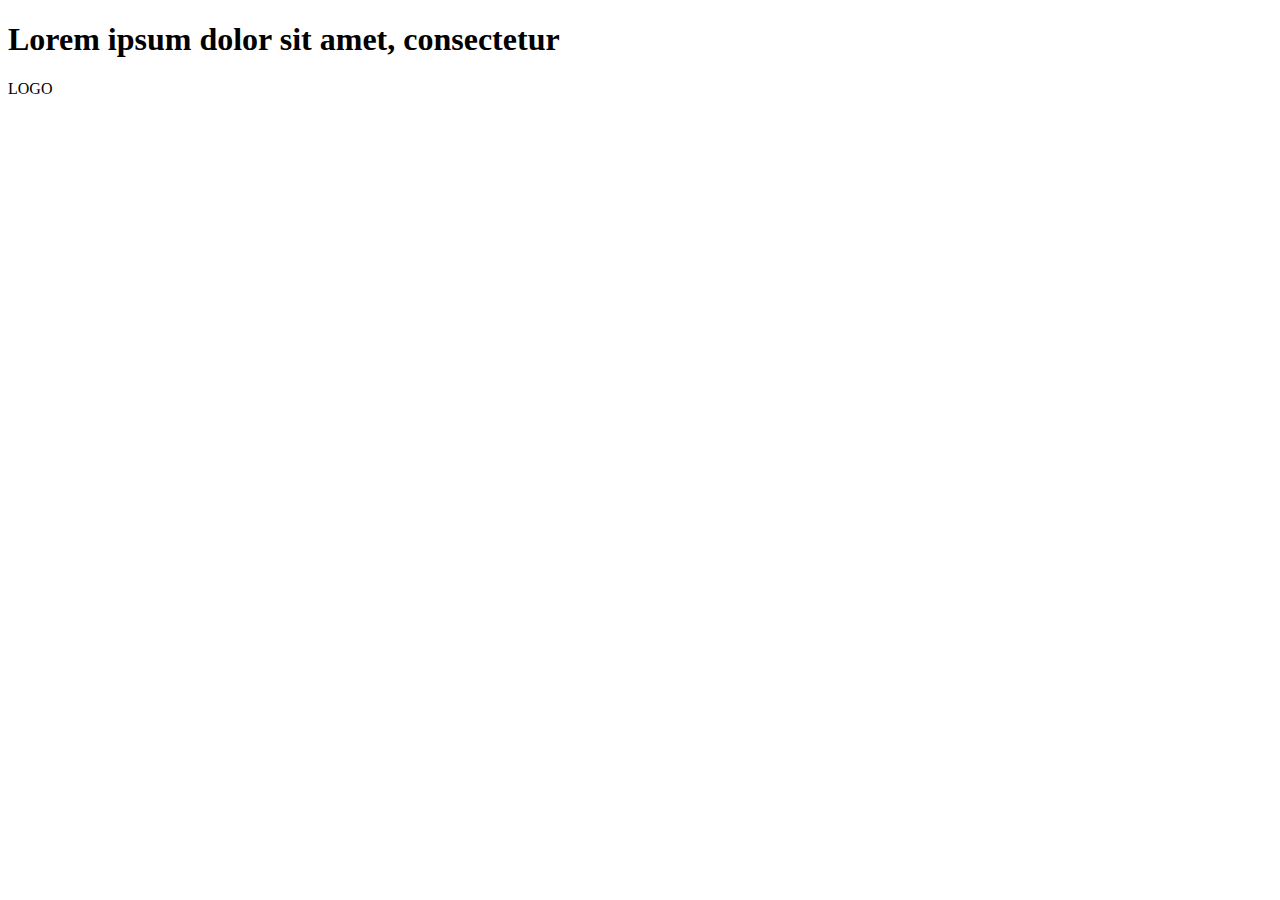
<file: index.html>
<!DOCTYPE html>
<html lang="en">

<head>
  <meta charset="UTF-8">
  <meta http-equiv="X-UA-Compatible" content="IE=edge">
  <meta name="viewport" content="width=device-width, initial-scale=1.0">
  <!-- Bootstrap CSS -->
  <link href="https://cdn.jsdelivr.net/npm/bootstrap@5.1.3/dist/css/bootstrap.min.css" rel="stylesheet"
    integrity="sha384-1BmE4kWBq78iYhFldvKuhfTAU6auU8tT94WrHftjDbrCEXSU1oBoqyl2QvZ6jIW3" crossorigin="anonymous">

  <!-- CSS External Style sheet -->
  <link rel="stylesheet" type="text/css" href="style.css">
  <title>Document</title>
</head>

<body>
  <!-- Desktop View Start  -->
  <!-- This is an example HTML comment. It won't be displayed on the webpage. -->
  
    <!-- This is another example HTML comment. It won't be displayed on the webpage. -->
  <div class="container-lg">
    <div class="Section1 border"></div>
    <div class="row vh-100 align-items-center d-none d-sm-none d-md-none d-lg-flex">
      <!-- ^ Explanation of row classes above ^
         vh-100 = This makes sure the row is always as large as the viewport.
         align-items-center = This veritically centers the content.
         d-none = This means dont show on viewports smaller than xs. 
         d-sm-none = This means dont show on viewports smaller than sm.
         d-md-none = This means dont show on viewports smaller than md.
         d-lg-flex = This means dont show all all items on lg viewports and above.
        -->
      <div class="col-lg-7">
        <div class="p-5 border bg-light rounded-3 border-2 d-flex justify-content-center">
          <h1>Lorem ipsum dolor sit amet, consectetur </h1>
        </div>
      </div>
      <div class="col-lg-5">
        <div class="p-5 border bg-light rounded-3 border-2 d-flex justify-content-center">LOGO
        </div>
      </div>
    </div>
    <!-- Dekstop View End -->
  </div>
  </div>

  <!-- Option 1: Bootstrap Bundle with Popper -->
  <script src="https://cdn.jsdelivr.net/npm/bootstrap@5.1.3/dist/js/bootstrap.bundle.min.js"
    integrity="sha384-ka7Sk0Gln4gmtz2MlQnikT1wXgYsOg+OMhuP+IlRH9sENBO0LRn5q+8nbTov4+1p"
    crossorigin="anonymous"></script>

</body>

</html>
</file>
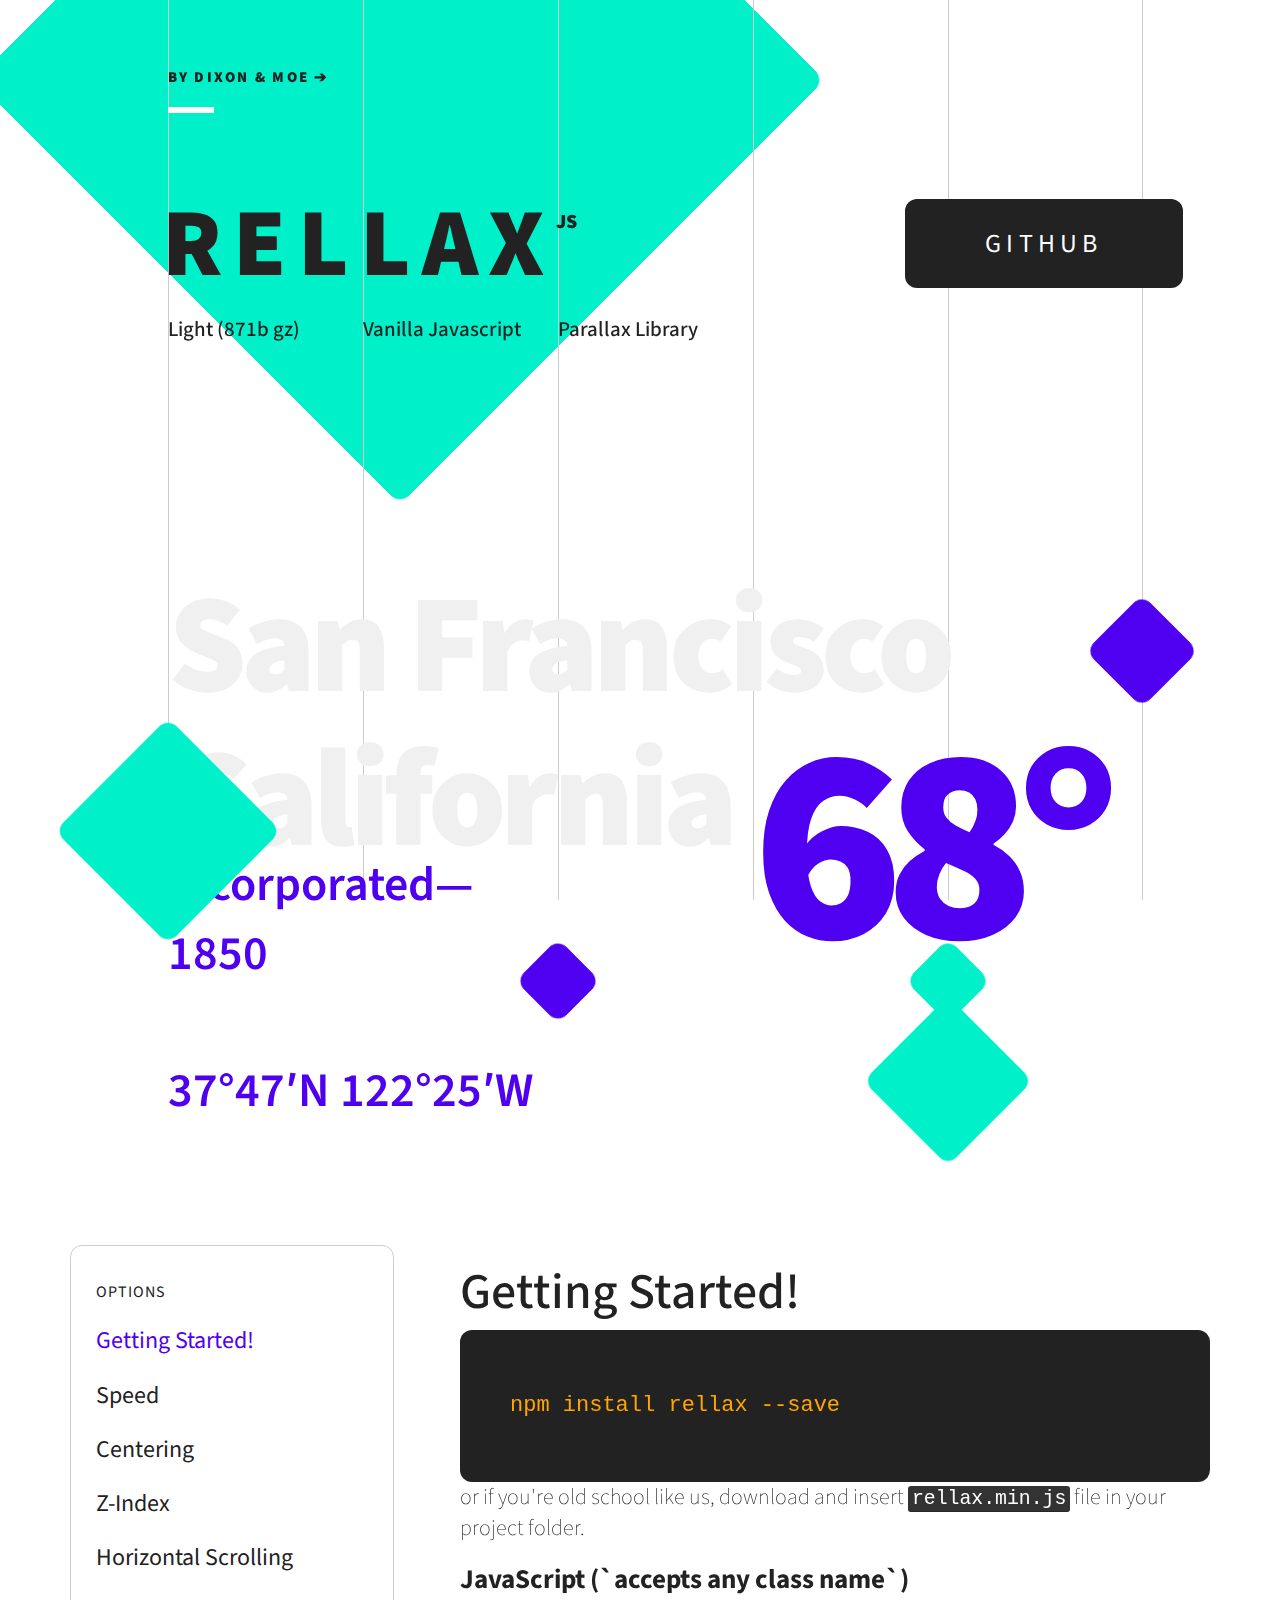
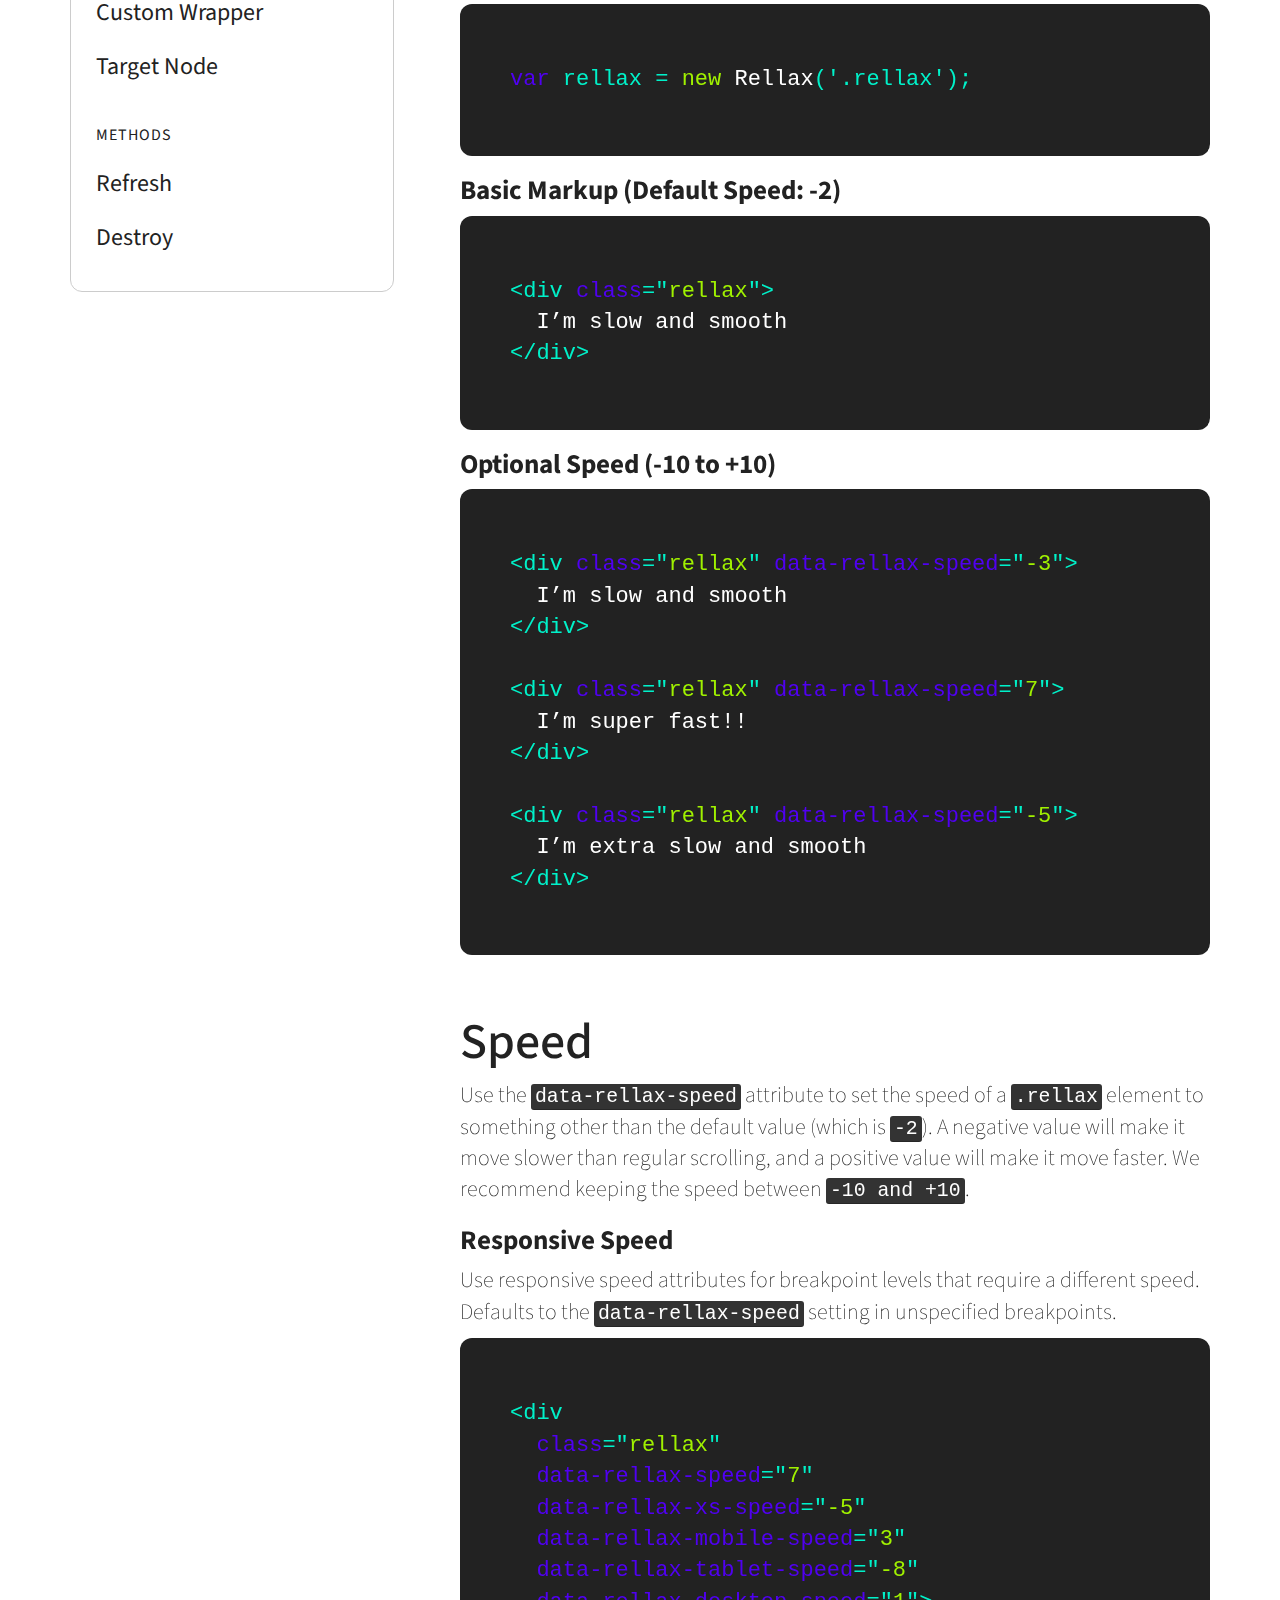
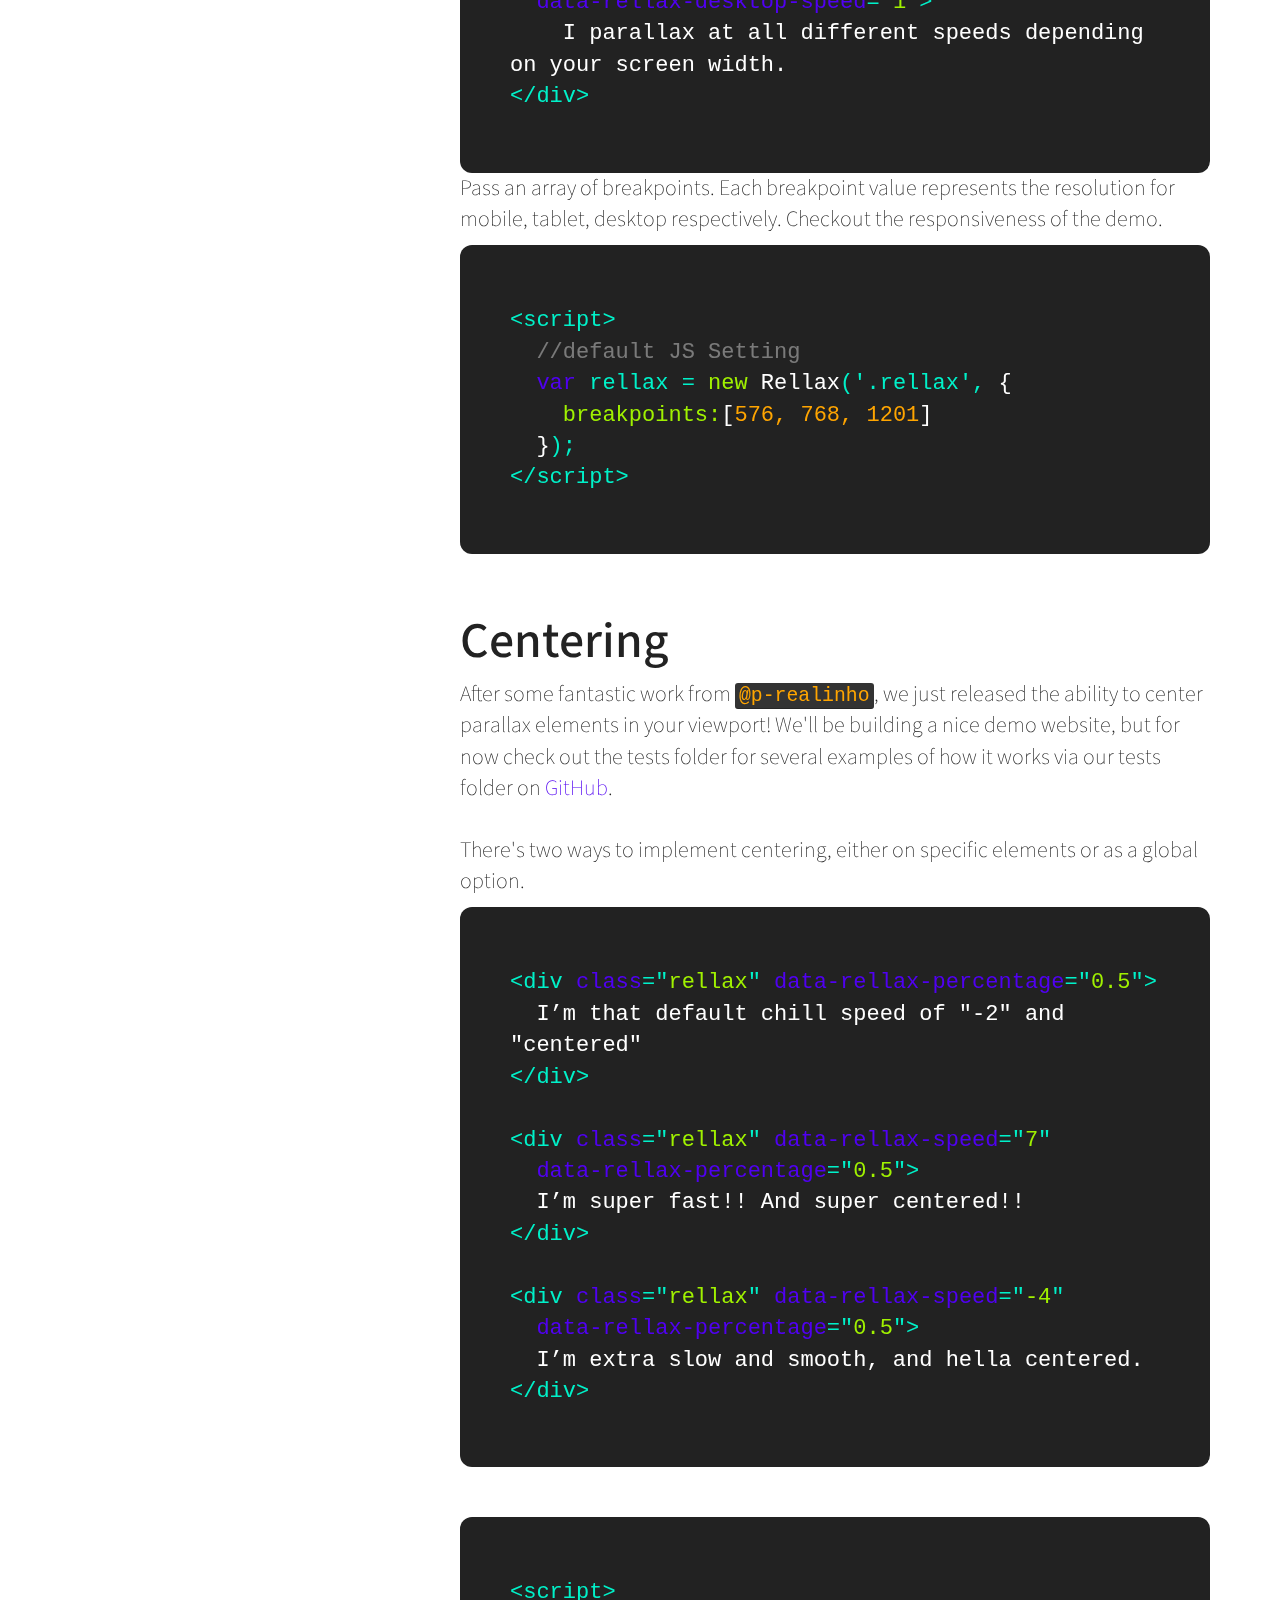
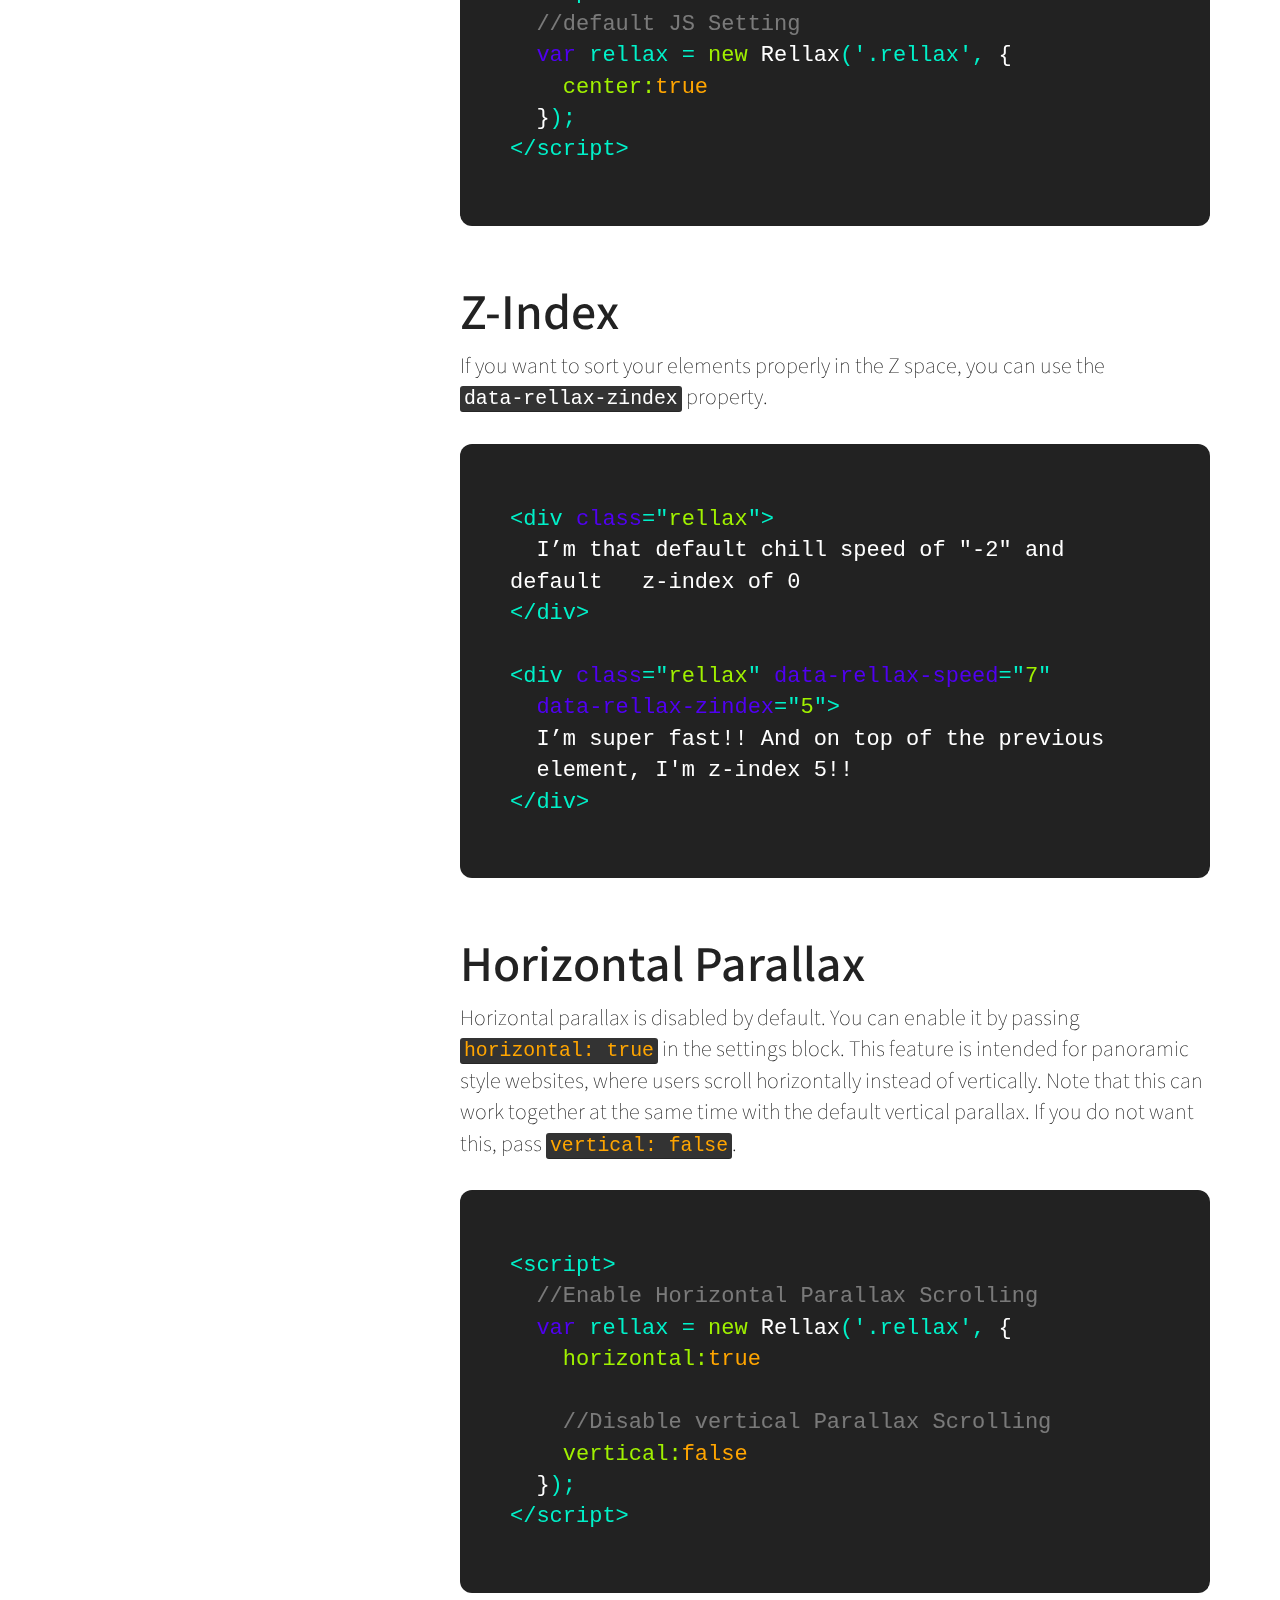
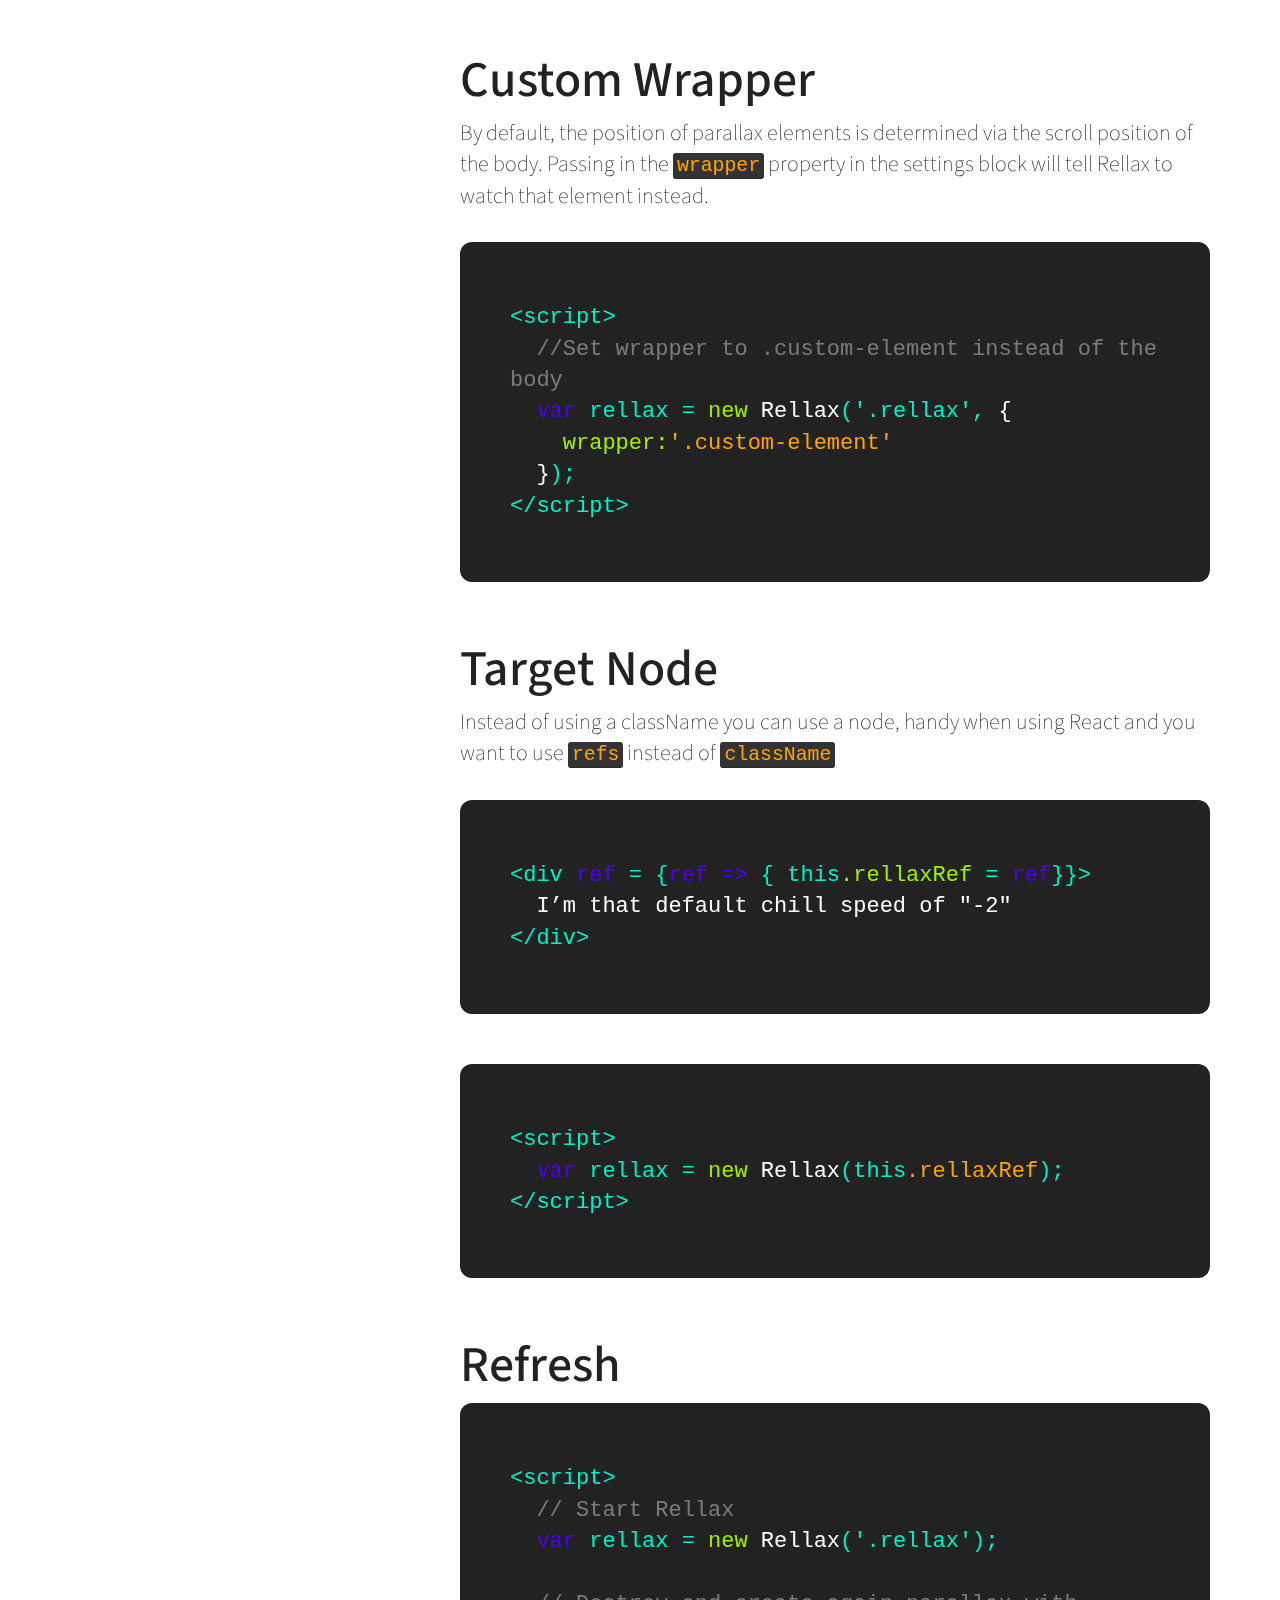
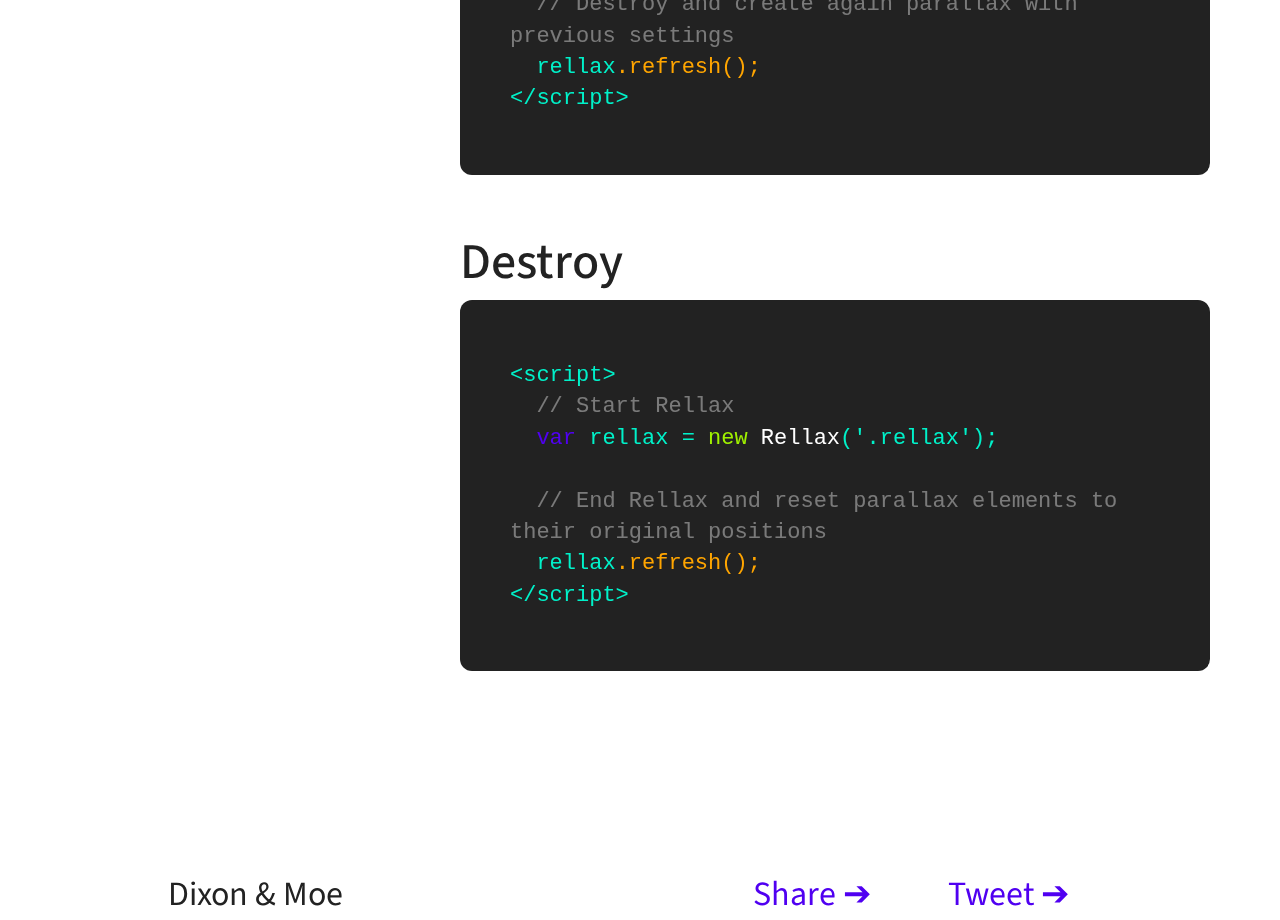
<file: rellax-master/demo.html>
<!DOCTYPE html>
<html lang="en">

<head>
  <meta charset="utf-8">
  <meta http-equiv="X-UA-Compatible" content="IE=edge,chrome=1">
  <title>Vanilla Javascript Parallax Library - Rellax.js</title>
  <meta name="description" content="">
  <meta name="viewport" content="width=device-width">

  <link href='https://fonts.googleapis.com/css?family=Source+Sans+Pro:600,700,900' rel='stylesheet' type='text/css'>

  <!-- Booooooootstrap -->
  <link rel="stylesheet" href="css/bootstrap.min.css">


  <!-- Styles -->
  <link rel="stylesheet" type="text/css" href="css/main.css">

  <!--[if lt IE 9]>
    <script src="//html5shiv.googlecode.com/svn/trunk/html5.js"></script>
    <script>window.html5 || document.write('<script src="js/vendor/html5shiv.js"><\/script>')</script>
    <![endif]-->
</head>

<body>
  <div class="grid">
    <div class="container">
      <div class="row">
        <div class="col-md-offset-1 col-md-2">
          <div class="grid-line"></div>
        </div>
        <div class="col-md-2">
          <div class="grid-line"></div>
        </div>
        <div class="col-md-2">
          <div class="grid-line"></div>
        </div>
        <div class="col-md-2">
          <div class="grid-line"></div>
        </div>
        <div class="col-md-2">
          <div class="grid-line" style="margin-right:-30px;border-right:1px solid #ccc"></div>
        </div>
      </div>
    </div>
  </div>

  <div class="fixed-top rellax" data-rellax-speed="-2" data-rellax-xs-speed="-5" data-rellax-mobile-speed="3"
    data-rellax-tablet-speed="-8" style="transform: rotate(45deg);">
  </div>

  <main class="main">
    <header>
      <div class="container">
        <div class="row">
          <div class="col-md-offset-1 col-md-11">
            <a href="http://dixonandmoe.com/">
              <h2>BY DIXON & MOE <span>➔</span></h2>
            </a>
            <div class="white-block"></div>
          </div>
        </div>
        <div class="title">
          <div class="row">
            <div class="col-md-offset-1 col-md-6">
              <h1>RELLAX<span>JS</span></h1>
            </div>
            <div class="col-md-4 text-right">
              <a href="https://github.com/dixonandmoe/rellax">GITHUB</a>
            </div>
          </div>
        </div>
        <div class="subtitle">
          <div class="row">
            <div class="col-md-offset-1 col-md-2">
              <h3>Light (871b gz)</h3>
            </div>
            <div class="col-md-2">
              <h3>Vanilla Javascript</h3>
            </div>
            <div class="col-md-2">
              <h3>Parallax Library</h3>
            </div>
          </div>
        </div>
      </div>
    </header>


    <section class="section san-francisco">
      <div class="absolute">
        <div class="container">
          <div class="row">
            <div class="col-md-offset-1 col-md-11">
              <h2 class="rellax" data-rellax-speed="-3" data-rellax-xs-speed="-5" data-rellax-mobile-speed="4"
                data-rellax-tablet-speed="-3">
                San Francisco<br>California
              </h2>
            </div>
          </div>
        </div>
      </div>

      <div class="absolute above">
        <div class="container">
          <div class="row">

            <div class="col-md-offset-1 col-md-2">
              <div class="lg-green rellax" data-rellax-speed="2" data-rellax-xs-speed="1" data-rellax-mobile-speed="2"
                data-rellax-tablet-speed="2" style="transform: rotate(45deg);">
              </div>
              <div class="sm-green rellax" data-rellax-speed="5" data-rellax-xs-speed="3" data-rellax-mobile-speed="4"
                data-rellax-tablet-speed="5" style="transform: rotate(45deg);">
              </div>
            </div>

            <div class="col-md-offset-2 col-md-1">
              <div class="sm-purple rellax" data-rellax-speed="2" data-rellax-xs-speed="1" data-rellax-mobile-speed="2"
                data-rellax-tablet-speed="2" style="transform: rotate(45deg);">
              </div>
            </div>

            <div class="col-md-offset-3 col-md-1">
              <div class="xs-green rellax" data-rellax-speed="5" data-rellax-xs-speed="3" data-rellax-mobile-speed="4"
                data-rellax-tablet-speed="5" style="transform: rotate(45deg);">
              </div>
              <div class="md-green rellax" data-rellax-speed="1" data-rellax-xs-speed="1" data-rellax-mobile-speed="2"
                data-rellax-tablet-speed="2" style="transform: rotate(45deg);">
              </div>
            </div>

            <div class="col-md-1">
              <div class="lg-purple rellax" data-rellax-speed="3" data-rellax-xs-speed="2" data-rellax-mobile-speed="2"
                data-rellax-tablet-speed="3" style="transform: rotate(45deg);">
              </div>
            </div>

          </div>
        </div>
      </div>


      <div class="container">

        <div class="row">
          <div class="col-md-offset-1 col-md-5">
            <div class="date">
              Incorporated—<br>
              1850<br><br>
              37°47′N 122°25′W
            </div>
          </div>
          <div class="col-md-offset-1 col-md-4">
            <div class="temp">
              68°
            </div>
          </div>
        </div>
      </div>


    </section>

    <section class="documentation">
      <div class="container">
        <section class="row">
          <div class="col-md-4 sticky">
            <div class="options" id="optnCard">

              <p class="options-text disabled">Options</p>
              <a href="#GettingStarted" class="option options-title active">Getting Started!</a>
              <a class="option options-title" href="#Speed">Speed</a>
              <a class="option options-title" href="#Centering">Centering</a>
              <a class="option options-title" href="#ZIndex">Z-Index</a>
              <a class="option options-title" href="#HorParlx">Horizontal Scrolling</a>
              <!-- <span>➔</span> -->
              <a class="option options-title" href="#CustomWrapper">Custom Wrapper</a>
              <a class="option options-title" href="#TargetNode">Target Node</a>
              <p class="options-text options-text--margin">Methods</p>
              <a class="option options-title" href="#Refresh">Refresh</a>
              <a class="option options-title" href="#Destroy">Destroy</a>

            </div>
          </div>

          <div class="col-md-8">
            <!-- Getting Started -->
            <section class="section" id="GettingStarted">
              <div style="margin-top: 6rem">

                <div>
                  <!-- sect1 -->
                  <h2 class="heading">Getting Started!</h2>
                  <div class="text-editor">
                    <code>
                        <span class="orange">npm install rellax --save</span>
                      </code>
                  </div>
                  <p style="font-weight: lighter;">
                    or if you're old school like us, download and insert
                    <kbd>rellax.min.js</kbd> file in your project folder.
                  </p>
                </div>

                <div>
                  <!-- sect2 -->
                  <h3 class="heading">JavaScript (`accepts any class name`)</h3>
                  <div class="text-editor">
                    <code>
                        <span class="purple">var</span> rellax = <span class="green">new</span> <span class="white">Rellax</span>('.rellax');
                      </code>
                  </div>
                </div>

                <div>
                  <!-- sect3 -->
                  <h3 class="heading">Basic Markup (Default Speed: -2)</h3>
                  <div class="text-editor">
                    <code>
                        &lt;div <span class="purple">class</span>="<span class="green">rellax</span>"&gt;<br>
                        <span class="white">&nbsp;&nbsp;I’m slow and smooth</span><br>
                        &lt;/div&gt;
                      </code>
                  </div>
                </div>


                <div>
                  <!-- sect4 -->
                  <h3 class="heading">Optional Speed (-10 to +10)</h3>
                  <div class="text-editor">
                    <code>
                        &lt;div <span class="purple">class</span>="<span class="green">rellax</span>" <span class="purple">data-rellax-speed</span>="<span class="green">-3</span>"&gt;<br>
                        <span class="white">&nbsp;&nbsp;I’m slow and smooth</span><br>
                        &lt;/div&gt;
                        <br />
                        <br>
                        &lt;div <span class="purple">class</span>="<span class="green">rellax</span>" <span class="purple">data-rellax-speed</span>="<span class="green">7</span>"&gt;<br>
                        <span class="white">&nbsp;&nbsp;I’m super fast!!</span><br>
                        &lt;/div&gt;
                        <br />
                        <br>
                        &lt;div <span class="purple">class</span>="<span class="green">rellax</span>" <span class="purple">data-rellax-speed</span>="<span class="green">-5</span>"&gt;<br>
                        <span class="white">&nbsp;&nbsp;I’m extra slow and smooth</span><br>
                        &lt;/div&gt;
                        <br />
                      </code>
                  </div>

                </div>


              </div>
            </section>

            <!-- Speed -->
            <section class="section" id="Speed">
              <div style="margin-top: 6rem">

                <!-- sect1 -->
                <h2 class="heading">Speed</h2>
                <p style="font-weight: lighter;">
                  Use the <kbd>data-rellax-speed</kbd> attribute to set the speed of a
                  <kbd>.rellax</kbd> element to something other than the default value
                  (which is <kbd>-2</kbd>). A negative value will make it move slower
                  than regular scrolling, and a positive value will make it move faster.
                  We recommend keeping the speed between <kbd>-10 and +10</kbd>.
                </p>



                <div>
                  <!-- sect2 -->
                  <h3 class="heading">Responsive Speed</h3 style="margin-top: 4rem">
                  <p style="font-weight: lighter;">
                    Use responsive speed attributes for breakpoint levels that require a
                    different speed. Defaults to the <kbd>data-rellax-speed</kbd> setting
                    in unspecified breakpoints.
                  </p>

                  <div class="text-editor">
                    <code>
                        &lt;div
                          <br>&nbsp;&nbsp;<span class="purple">class</span>="<span class="green">rellax</span>"
                          <br>&nbsp;&nbsp;<span class="purple">data-rellax-speed</span>="<span class="green">7</span>"
                          <br>&nbsp;&nbsp;<span class="purple">data-rellax-xs-speed</span>="<span class="green">-5</span>"
                          <br>&nbsp;&nbsp;<span class="purple">data-rellax-mobile-speed</span>="<span class="green">3</span>"
                          <br>&nbsp;&nbsp;<span class="purple">data-rellax-tablet-speed</span>="<span class="green">-8</span>"
                          <br>&nbsp;&nbsp;<span class="purple">data-rellax-desktop-speed</span>="<span class="green">1</span>"&gt;<br>
                        <span class="white">&nbsp;&nbsp;&nbsp;&nbsp;I parallax at all different speeds depending on your screen width.</span><br>
                        &lt;/div&gt;
                      </code>
                  </div>

                  <p style="font-weight: lighter;">
                    Pass an array of breakpoints. Each breakpoint value represents the
                    resolution for mobile, tablet, desktop respectively. Checkout the
                    responsiveness of the demo.
                  </p>
                  <div class="text-editor">
                    <code>
                        &lt;script&gt;
                          <br>&nbsp;&nbsp;<span class="comment">//default JS Setting</span>
                          <br>&nbsp;&nbsp;<span class="purple">var</span> rellax = <span class="green">new</span> <span class="white">Rellax</span>('.rellax',
                          <span class="white">
                            {<br>
                              &nbsp;&nbsp;&nbsp;&nbsp;<span class="green">breakpoints:</span>[<span class="orange">576, 768, 1201</span>]
                            <br>&nbsp;&nbsp;}</span>);
                          <br />
                        &lt;/script&gt;
                      </code>
                  </div>

                </div>


              </div>
            </section>

            <!-- Centering -->
            <section class="section" id="Centering">
              <div style="margin-top: 6rem">

                <!-- sect1 -->
                <h2 class="heading">Centering</h2>
                <p style="font-weight: lighter;">
                  After some fantastic work from <kbd><a style="color: orange;"
                      href="https://github.com/p-realinho">@p-realinho</a></kbd>, we
                  just released the ability to center parallax elements in your viewport!
                  We'll be building a nice demo website, but for now check out the tests
                  folder for several examples of how it works via our tests folder on
                  <a href="https://github.com/dixonandmoe/rellax">GitHub</a>.
                </p>
                <br>
                <p style="font-weight: lighter;">
                  There's two ways to implement centering, either on specific elements or as a global option.
                </p>

                <div class="text-editor">
                  <code>
                    &lt;div <span class="purple">class</span>="<span class="green">rellax</span>" <span class="purple">data-rellax-percentage</span>="<span class="green">0.5</span>"&gt;<br>
                    <span class="white">&nbsp;&nbsp;I’m that default chill speed of "-2" and "centered"</span><br>
                    &lt;/div&gt;
                    <br />
                    <br>
                    &lt;div <span class="purple">class</span>="<span class="green">rellax</span>" <span class="purple">data-rellax-speed</span>="<span class="green">7</span>"
                    <br>&nbsp;&nbsp;<span class="purple">data-rellax-percentage</span>="<span class="green">0.5</span>"&gt;<br>
                    <span class="white">&nbsp;&nbsp;I’m super fast!! And super centered!!</span><br>
                    &lt;/div&gt;
                    <br />
                    <br>
                    &lt;div <span class="purple">class</span>="<span class="green">rellax</span>" <span class="purple">data-rellax-speed</span>="<span class="green">-4</span>"
                    <br>&nbsp;&nbsp;<span class="purple">data-rellax-percentage</span>="<span class="green">0.5</span>"&gt;<br>
                    <span class="white">&nbsp;&nbsp;I’m extra slow and smooth, and hella centered.</span><br>
                    &lt;/div&gt;
                    <br />
                  </code>
                </div>

                <div>
                  <!-- sect2 -->
                  <div style="margin-top: 5rem;">
                    <div class="text-editor">
                      <code>
                        &lt;script&gt;
                        <br>&nbsp;&nbsp;<span class="comment">//default JS Setting</span>
                        <br>&nbsp;&nbsp;<span class="purple">var</span> rellax = <span class="green">new</span> <span class="white">Rellax</span>('.rellax',
                        <span class="white">
                          {<br>
                        &nbsp;&nbsp;&nbsp;&nbsp;<span class="green">center:</span><span class="orange">true</span>
                        <br>&nbsp;&nbsp;}</span>);
                        <br />
                        &lt;/script&gt;
                      </code>
                    </div>
                  </div>
                </div>
              </div>
            </section>

            <!-- Z-index -->
            <section class="section" id="ZIndex">
              <div style="margin-top: 6rem">

                <!-- sect1 -->
                <h2 class="heading">Z-Index</h2>
                <p style="font-weight: lighter;">
                  If you want to sort your elements properly in the Z space,
                  you can use the <br><kbd>data-rellax-zindex</kbd> property.
                </p>
                <br>

                <div class="text-editor">
                  <code>
                    &lt;div <span class="purple">class</span>="<span class="green">rellax</span>"&gt;<br>
                    <span class="white">&nbsp;&nbsp;I’m that default chill speed of "-2" and default &nbsp;&nbsp;z-index of 0</span><br>
                    &lt;/div&gt;
                    <br />
                    <br>
                    &lt;div <span class="purple">class</span>="<span class="green">rellax</span>" <span class="purple">data-rellax-speed</span>="<span class="green">7</span>"
                    <br>&nbsp;&nbsp;<span class="purple">data-rellax-zindex</span>="<span class="green">5</span>"&gt;<br>
                    <span class="white">&nbsp;&nbsp;I’m super fast!! And on top of the previous &nbsp;&nbsp;element, I'm z-index 5!!</span><br>
                    &lt;/div&gt;
                    <br />
                  </code>
                </div>
              </div>
            </section>

            <!-- Horizontal Parallax -->
            <section class="section" id="HorParlx">
              <div style="margin-top: 6rem">
                <!-- sect1 -->
                <h2 class="heading">Horizontal Parallax</h2>
                <p style="font-weight: lighter;">
                  Horizontal parallax is disabled by default. You can enable it by passing
                  <br><kbd><span class="orange">horizontal: true</span></kbd> in the settings
                  block. This feature is intended for panoramic style websites, where users
                  scroll horizontally instead of vertically. Note that this can work together
                  at the same time with the default vertical parallax. If you do not want this,
                  pass <kbd><span class="orange">vertical: false</span></kbd>.
                </p>
                <br>

                <div class="text-editor">
                  <code>
                    &lt;script&gt;
                      <br>&nbsp;&nbsp;<span class="comment">//Enable Horizontal Parallax Scrolling</span>
                      <br>&nbsp;&nbsp;<span class="purple">var</span> rellax = <span class="green">new</span> <span class="white">Rellax</span>('.rellax',
                      <span class="white">
                        {<br>
                          &nbsp;&nbsp;&nbsp;&nbsp;<span class="green">horizontal:</span><span class="orange">true</span>
                          </br ><br>&nbsp;&nbsp;&nbsp;&nbsp;<span class="comment">//Disable vertical Parallax Scrolling</span>
                          &nbsp;&nbsp;&nbsp;&nbsp;<span class="green">vertical:</span><span class="orange">false</span>
                        <br>&nbsp;&nbsp;}</span>);
                      <br />
                    &lt;/script&gt;
                  </code>
                </div>

              </div>
            </section>

            <!-- Custom Wrapper -->
            <section class="section" id="CustomWrapper">
              <div style="margin-top: 6rem">

                <!-- sect1 -->
                <h2 class="heading">Custom Wrapper</h2>
                <p style="font-weight: lighter;">
                  By default, the position of parallax elements is determined via the scroll
                  position of the body. Passing in the <kbd><span class="orange">wrapper</span></kbd>
                  property in the settings block will tell Rellax to watch that element instead.
                </p>
                <br>

                <div class="text-editor">
                  <code>
                    &lt;script&gt;
                      <br>&nbsp;&nbsp;<span class="comment">//Set wrapper to .custom-element instead of the body</span>
                      <br>&nbsp;&nbsp;<span class="purple">var</span> rellax = <span class="green">new</span> <span class="white">Rellax</span>('.rellax',
                      <span class="white">
                        {<br>
                          &nbsp;&nbsp;&nbsp;&nbsp;<span class="green">wrapper:</span><span class="orange">'.custom-element'</span>
                        <br>&nbsp;&nbsp;}</span>);
                      <br />
                    &lt;/script&gt;
                  </code>
                </div>
              </div>
            </section>

            <!-- Target Node -->
            <section class="section" id="TargetNode">
              <div style="margin-top: 6rem">
                <!-- sect1 -->

                <h2 class="heading">Target Node</h2>
                <p style="font-weight: lighter;">
                  Instead of using a className you can use a node, handy when using
                  React and you want to use <kbd><span class="orange">refs</span></kbd>
                  instead of <kbd><span class="orange">className</span></kbd>
                </p>
                <br>

                <div class="text-editor">
                  <code>
                    &lt;div <span class="purple">ref</span> = {<span class="purple">ref => </span>{ this<span class="green">.rellaxRef </span> = <span class="purple">ref</span>}}&gt;<br>
                    <span class="white">&nbsp;&nbsp;I’m that default chill speed of "-2"</span><br>
                    &lt;/div&gt;
                  </code>
                  <br />
                </div>

                <div style="margin-top: 5rem;">
                  <div class="text-editor">
                    <code>
                      &lt;script&gt;
                      <br>&nbsp;&nbsp;<span class="purple">var</span> rellax = <span class="green">new</span> <span class="white">Rellax</span>(this<span class="orange">.rellaxRef</span>);
                      <br>
                      &lt;/script&gt;
                    </code>
                  </div>
                </div>
              </div>
            </section>

            <!-- Refresh -->
            <section class="section" id="Refresh">
              <div style="margin-top: 6rem">
                <!-- sect1 -->

                <h2 class="heading">Refresh</h2>

                <div class="text-editor">
                  <code>
                    &lt;script&gt;
                      <br>&nbsp;&nbsp;<span class="comment">// Start Rellax</span>
                      <br>&nbsp;&nbsp;<span class="purple">var</span> rellax = <span class="green">new</span> <span class="white">Rellax</span>('.rellax');
                      <br />
                      <br>&nbsp;&nbsp;<span class="comment">// Destroy and create again parallax with previous settings</span>
                        <br>&nbsp;&nbsp;rellax<span class="orange">.refresh();</span>
                        <br>
                    &lt;/script&gt;
                  </code>
                </div>
              </div>
            </section>

            <!-- Destroy -->
            <section class="section" id="Destroy">
              <div style="margin-top: 6rem">
                <!-- sect1 -->
                <h2 class="heading">Destroy</h2>
                <div class="text-editor">
                  <code>
                    &lt;script&gt;
                      <br>&nbsp;&nbsp;<span class="comment">// Start Rellax</span>
                      <br>&nbsp;&nbsp;<span class="purple">var</span> rellax = <span class="green">new</span> <span class="white">Rellax</span>('.rellax');
                      <br />
                      <br>&nbsp;&nbsp;<span class="comment">// End Rellax and reset parallax elements to their original positions</span>
                        <br>&nbsp;&nbsp;rellax<span class="orange">.refresh();</span>
                        <br>
                    &lt;/script&gt;
                  </code>
                </div>
              </div>
            </section>

          </div>
        </section>
      </div>
    </section>

    <section class="share">
      <div class="container">
        <div class="row">
          <div class="col-md-offset-1 col-md-3">
            <a class="dam" href="http://dixonandmoe.com/">Dixon &amp; Moe</a>
          </div>
          <div class="col-md-offset-3 col-md-2">
            <a href="https://www.facebook.com/sharer/sharer.php?u=http://dixonandmoe.com/rellax/">Share
              <span>➔</span></a>
          </div>
          <div class="col-md-offset-0 col-md-2">
            <a href="https://twitter.com/share?url=http://dixonandmoe.com/rellax/">Tweet <span>➔</span></a>
          </div>
        </div>
      </div>
    </section>

  </main>


  <!-- javascript -->
  <script type="text/javascript" src="rellax.js"></script>
  <script type="text/javascript" src="option.js"></script>
  <script>
    var rellax = new Rellax('.rellax', {
      // center: true
      callback: function (position) {
        // callback every position change
        console.log(position);
      },
      breakpoints: [576, 768, 1024]
    });
  </script>



</body>

</html>
</file>
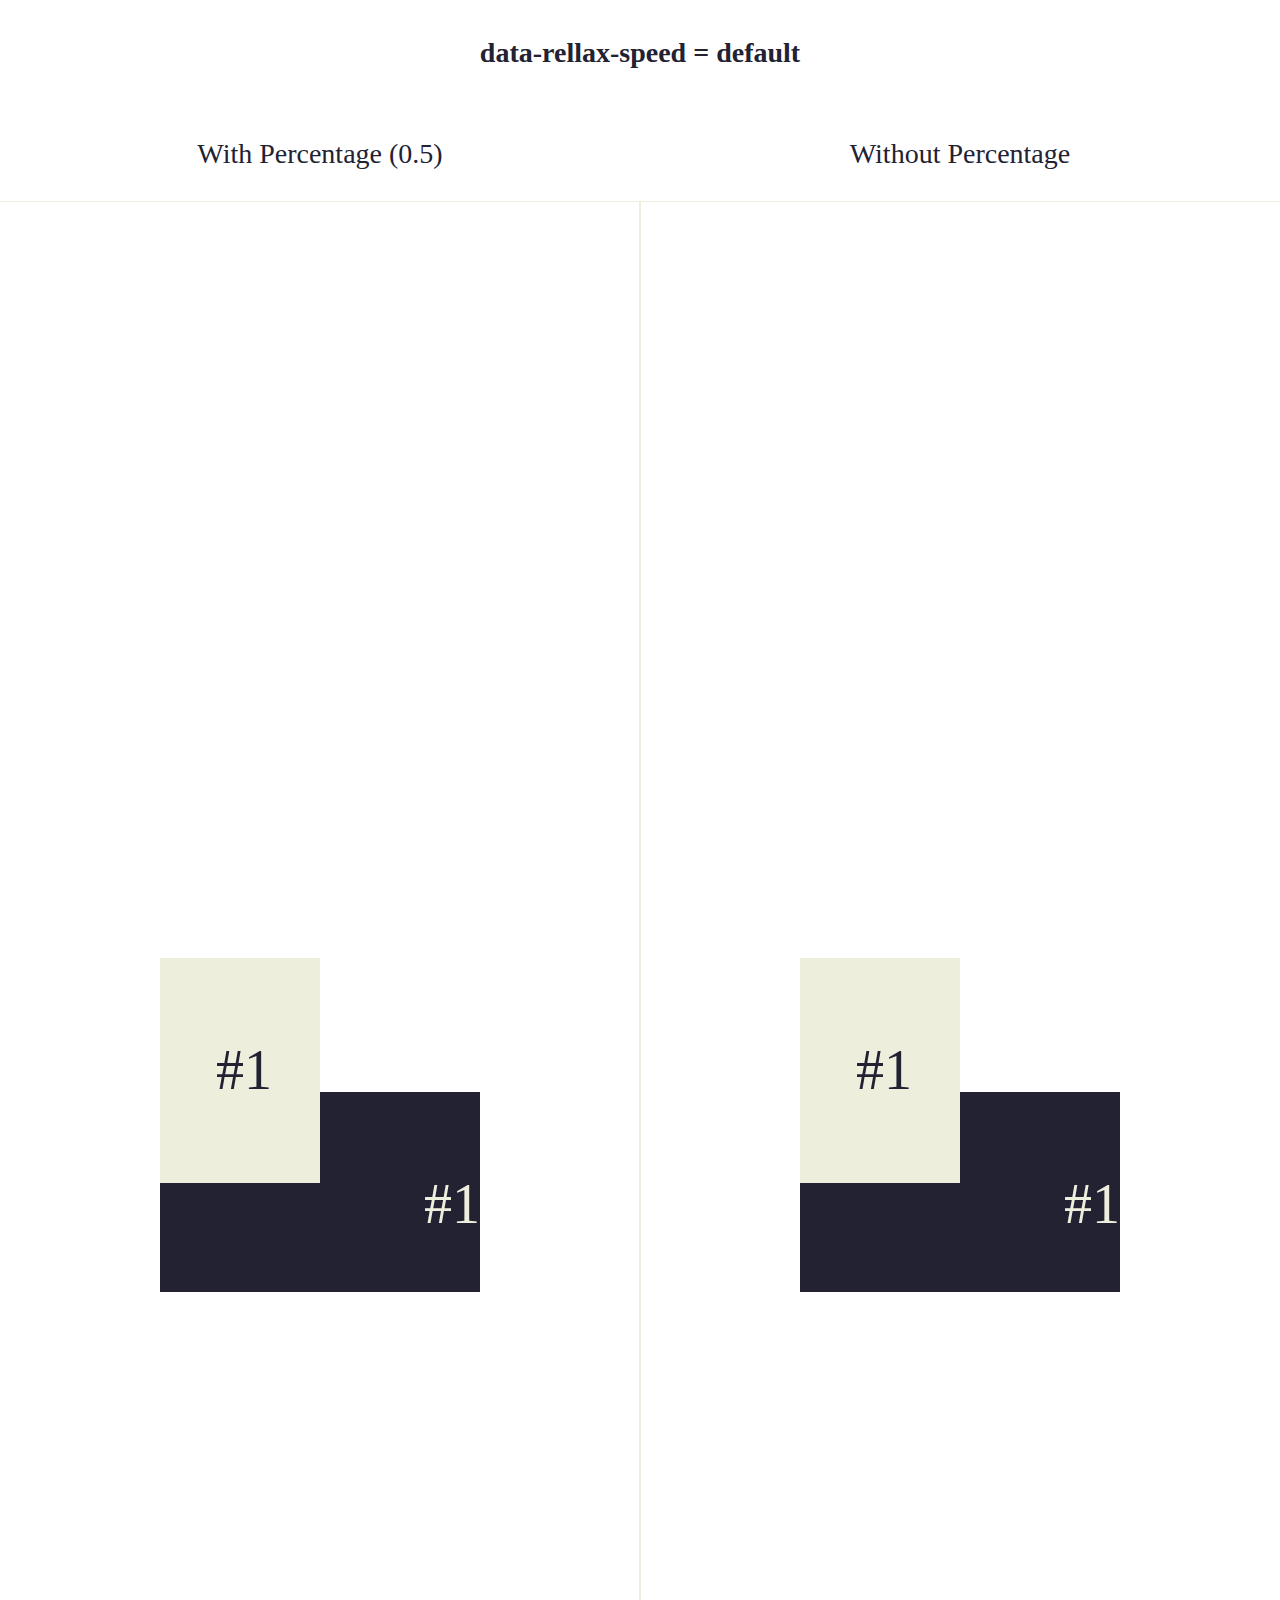
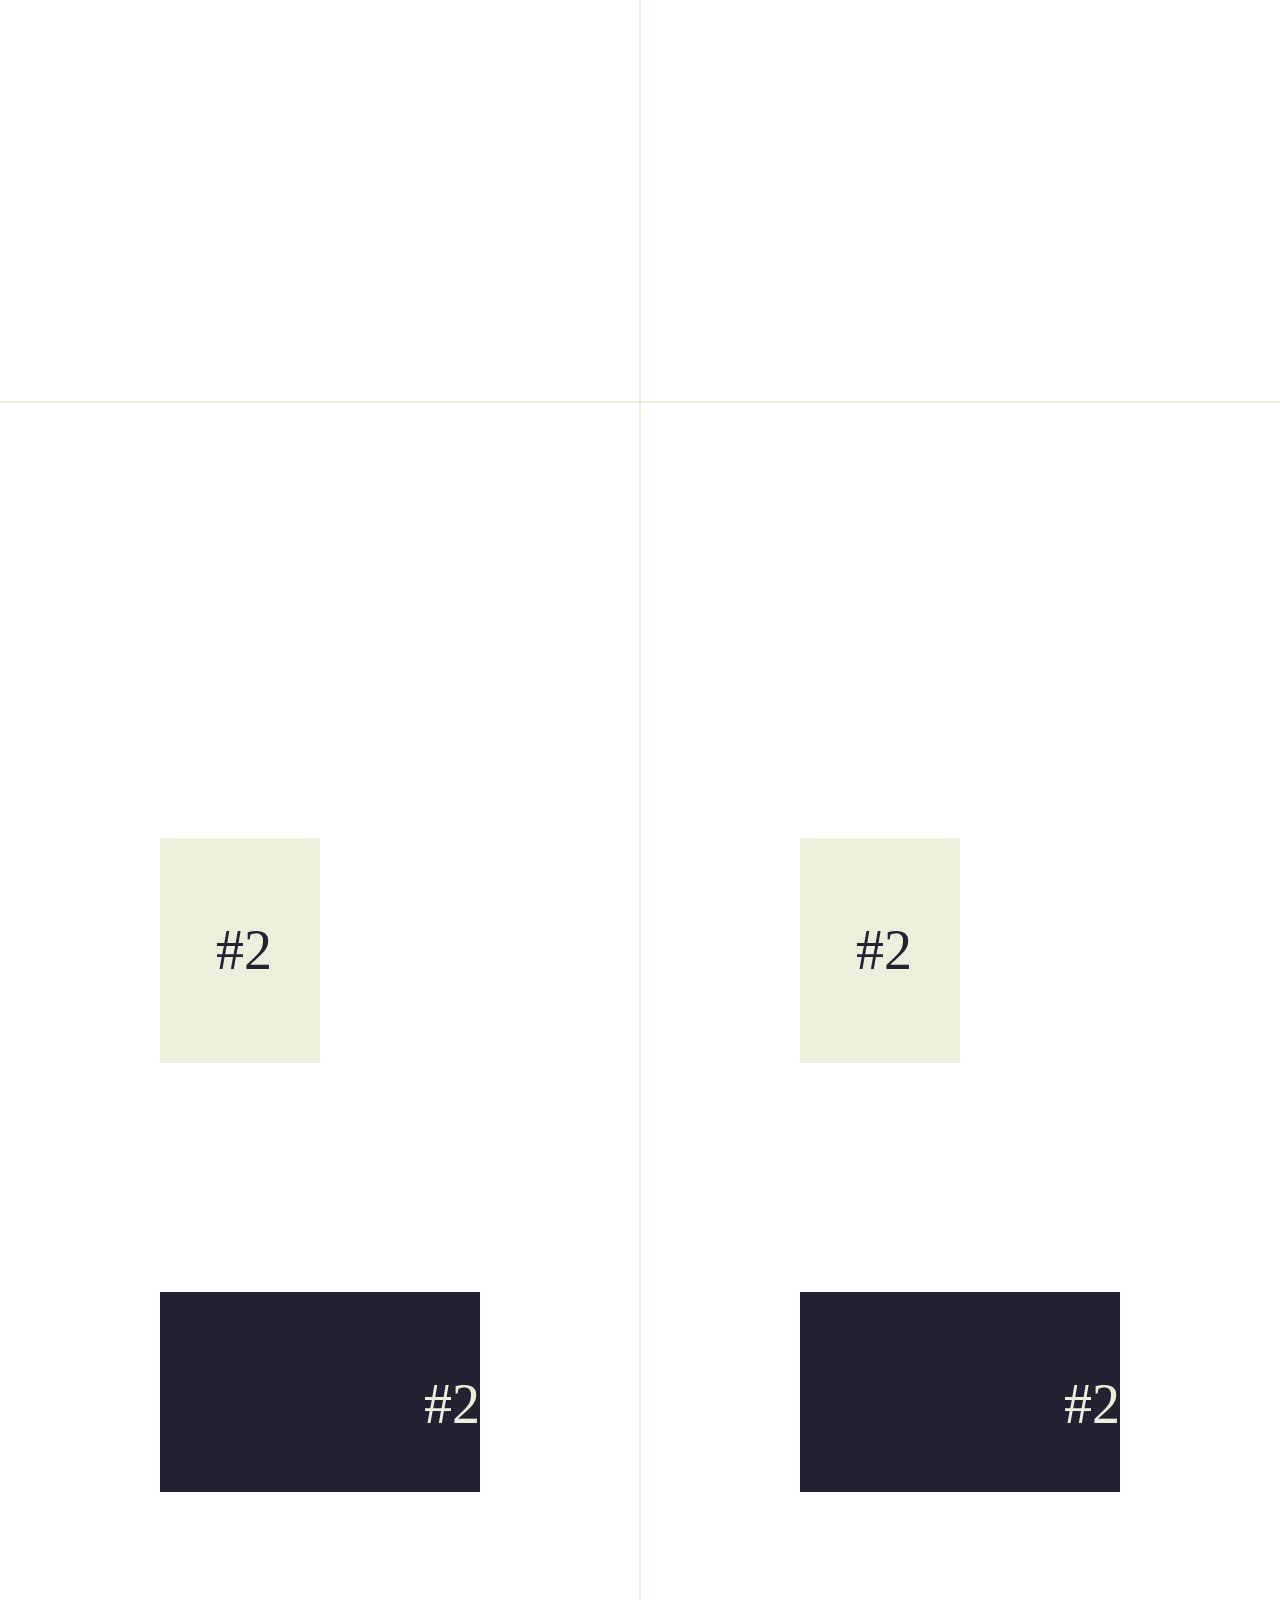
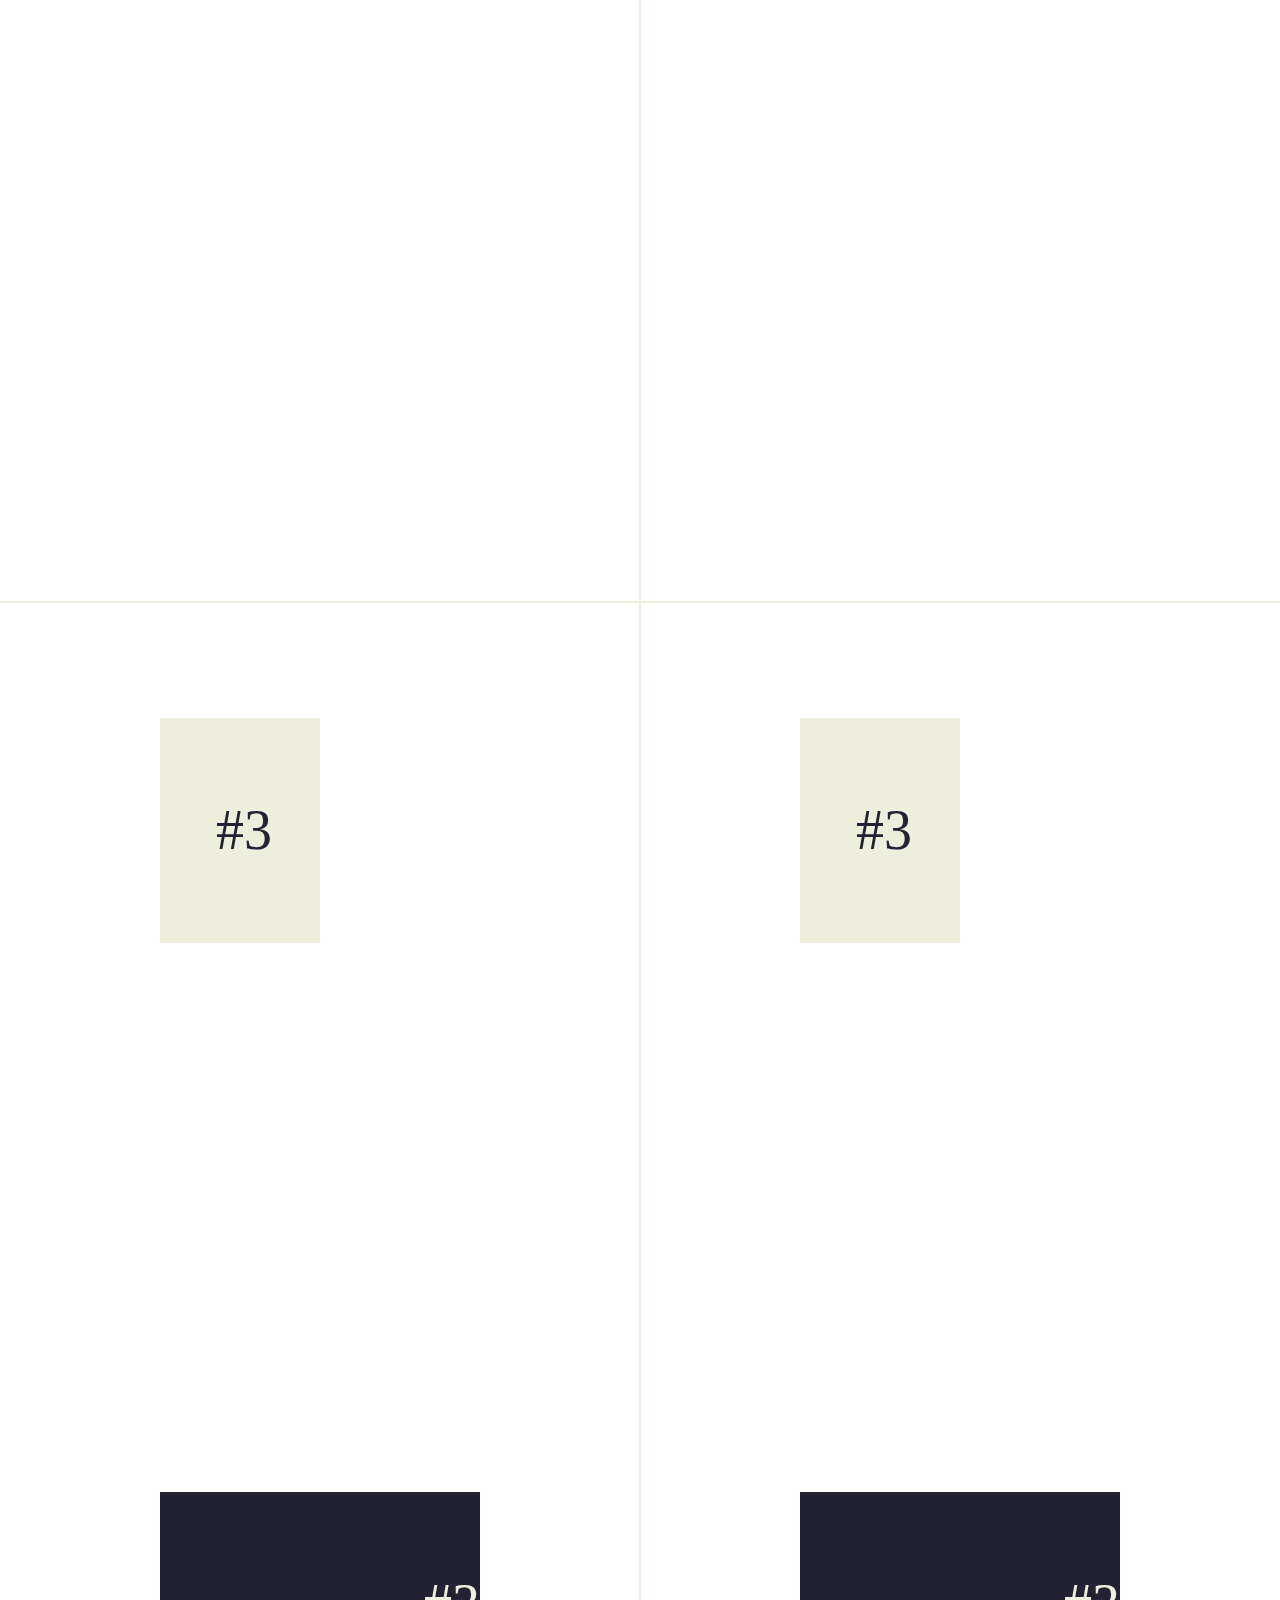
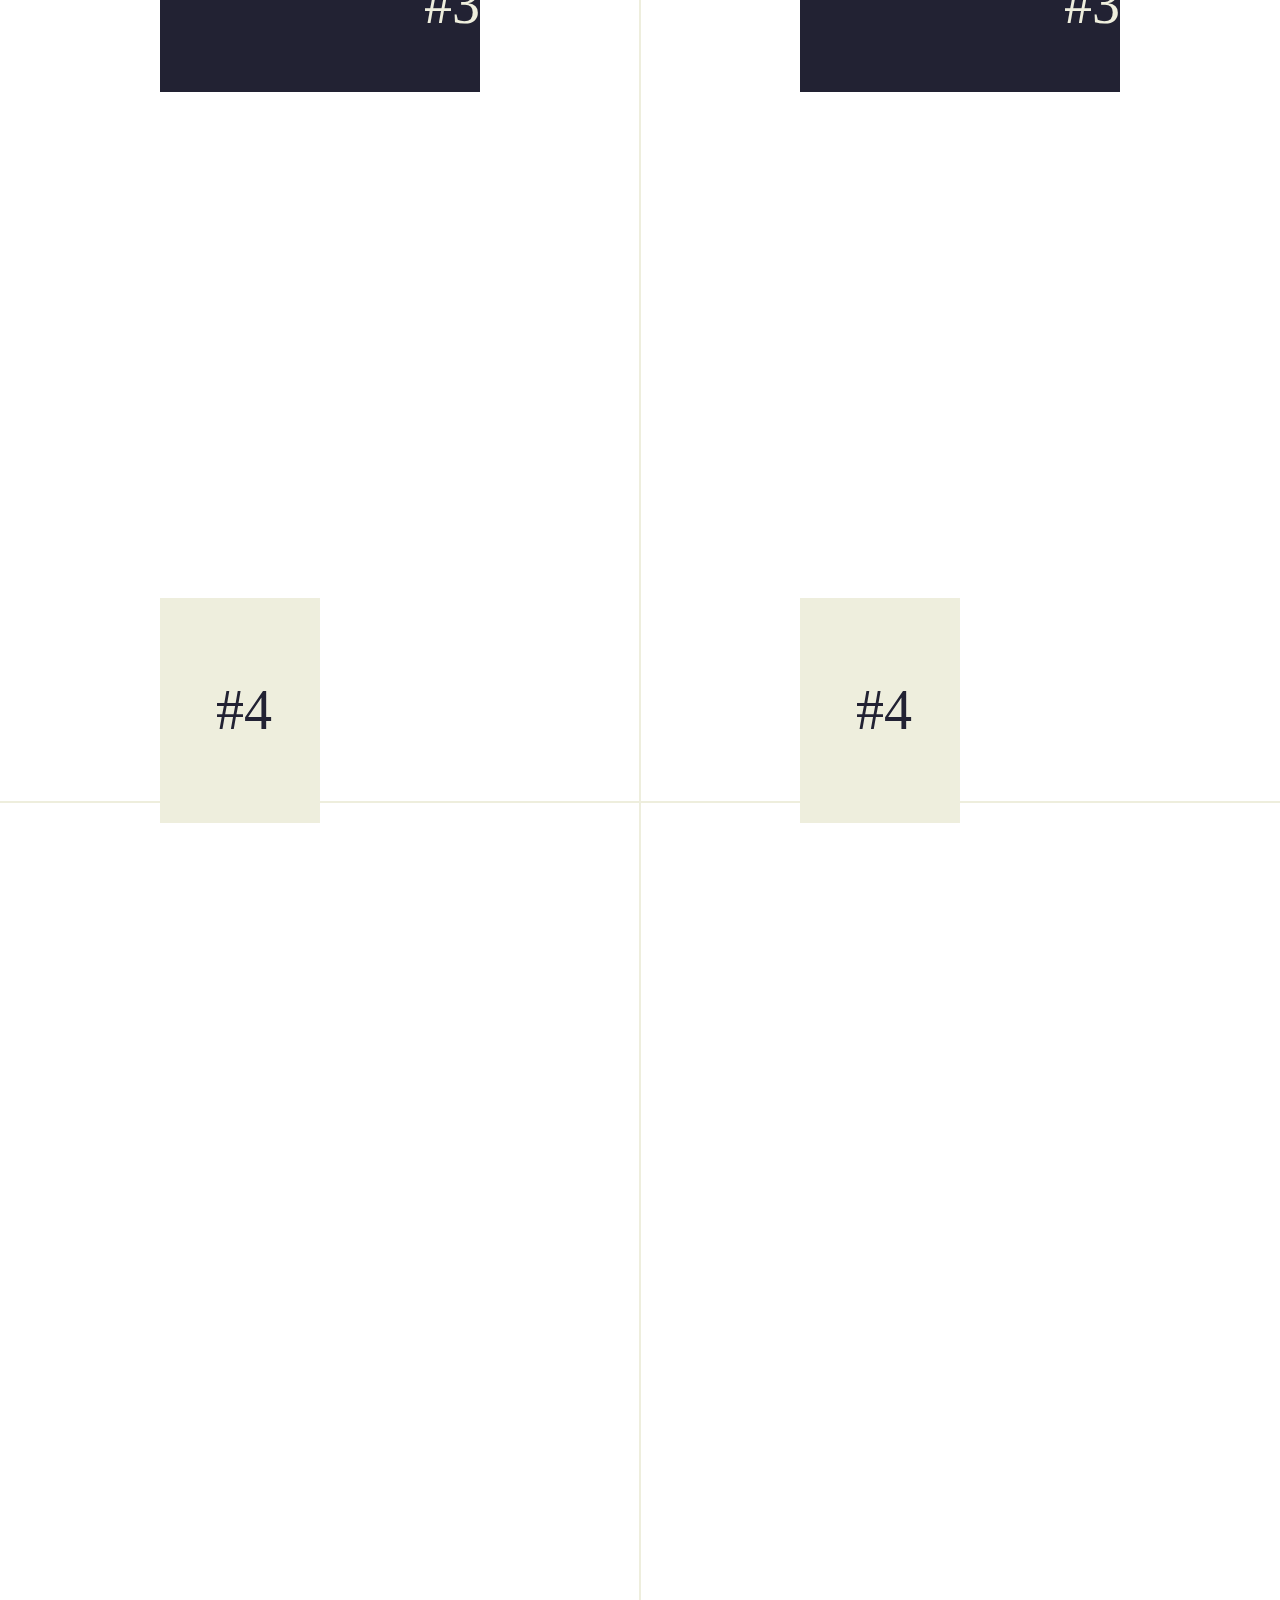
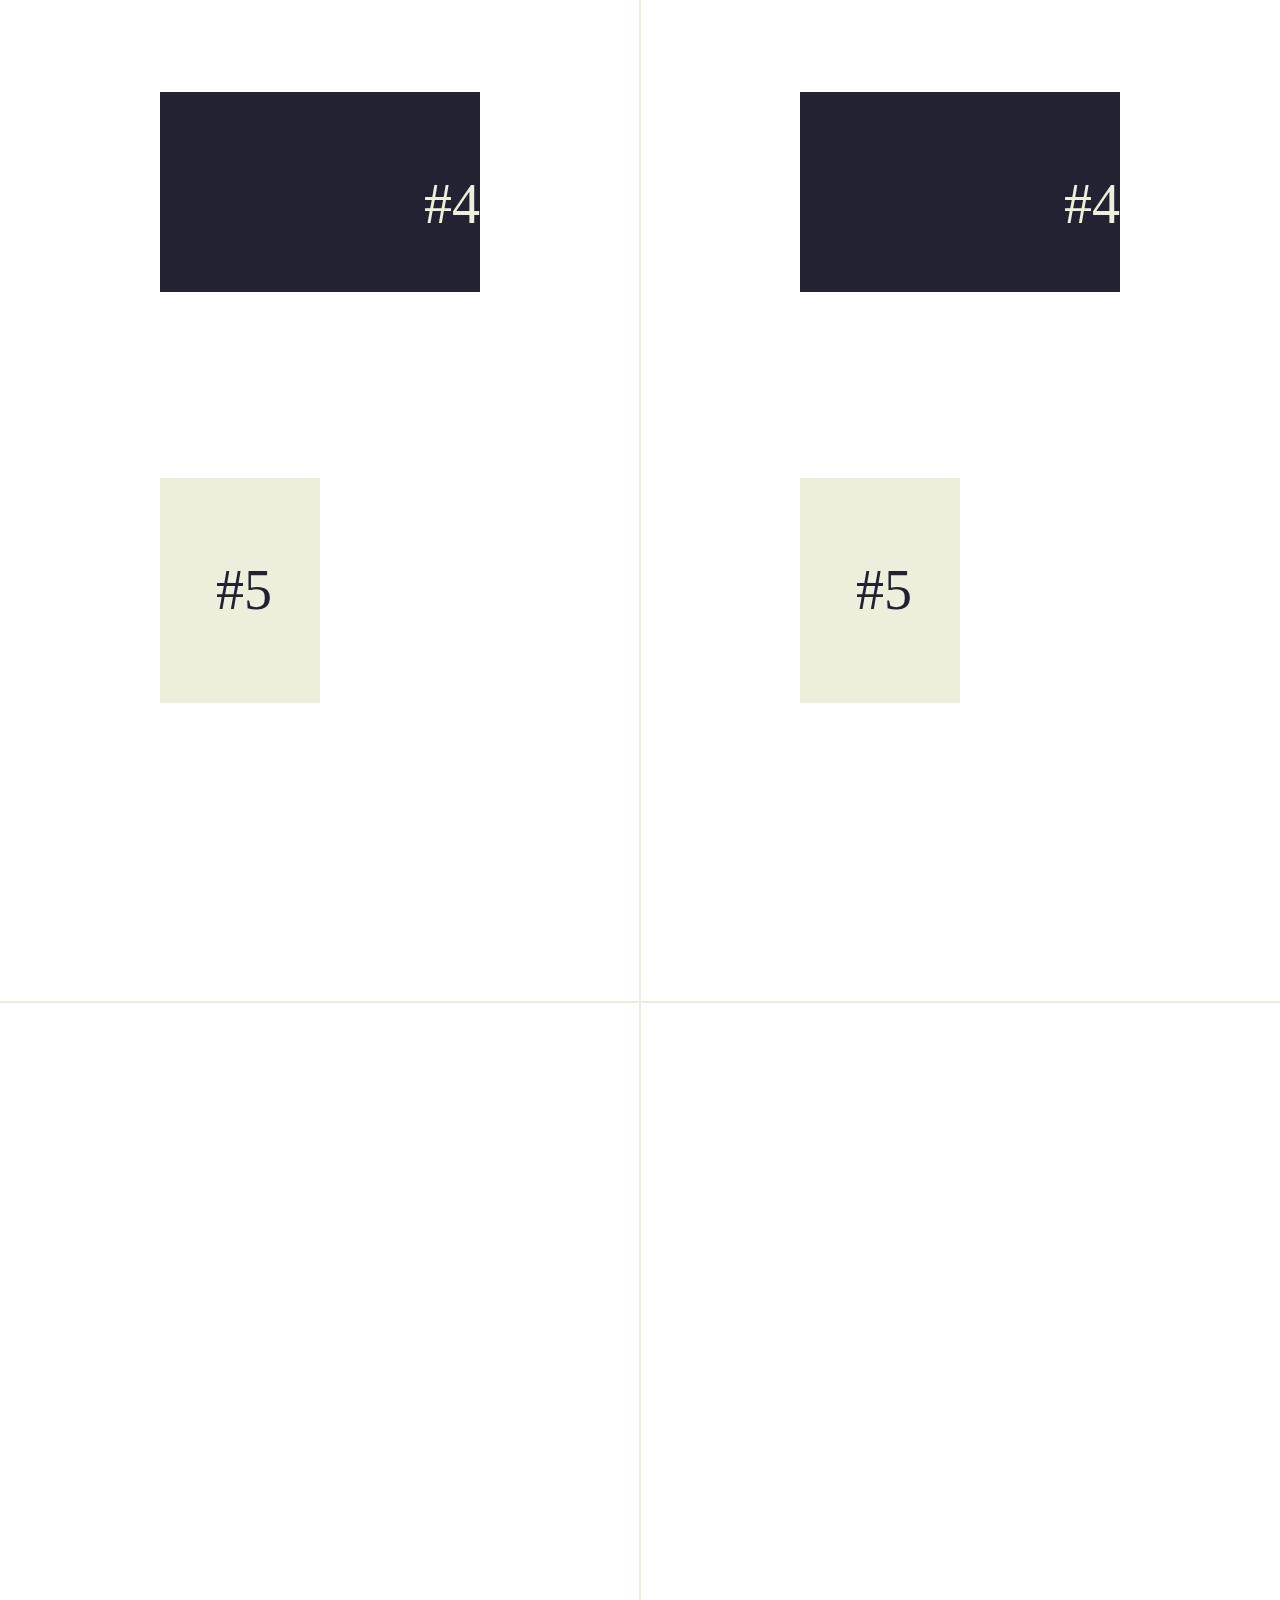
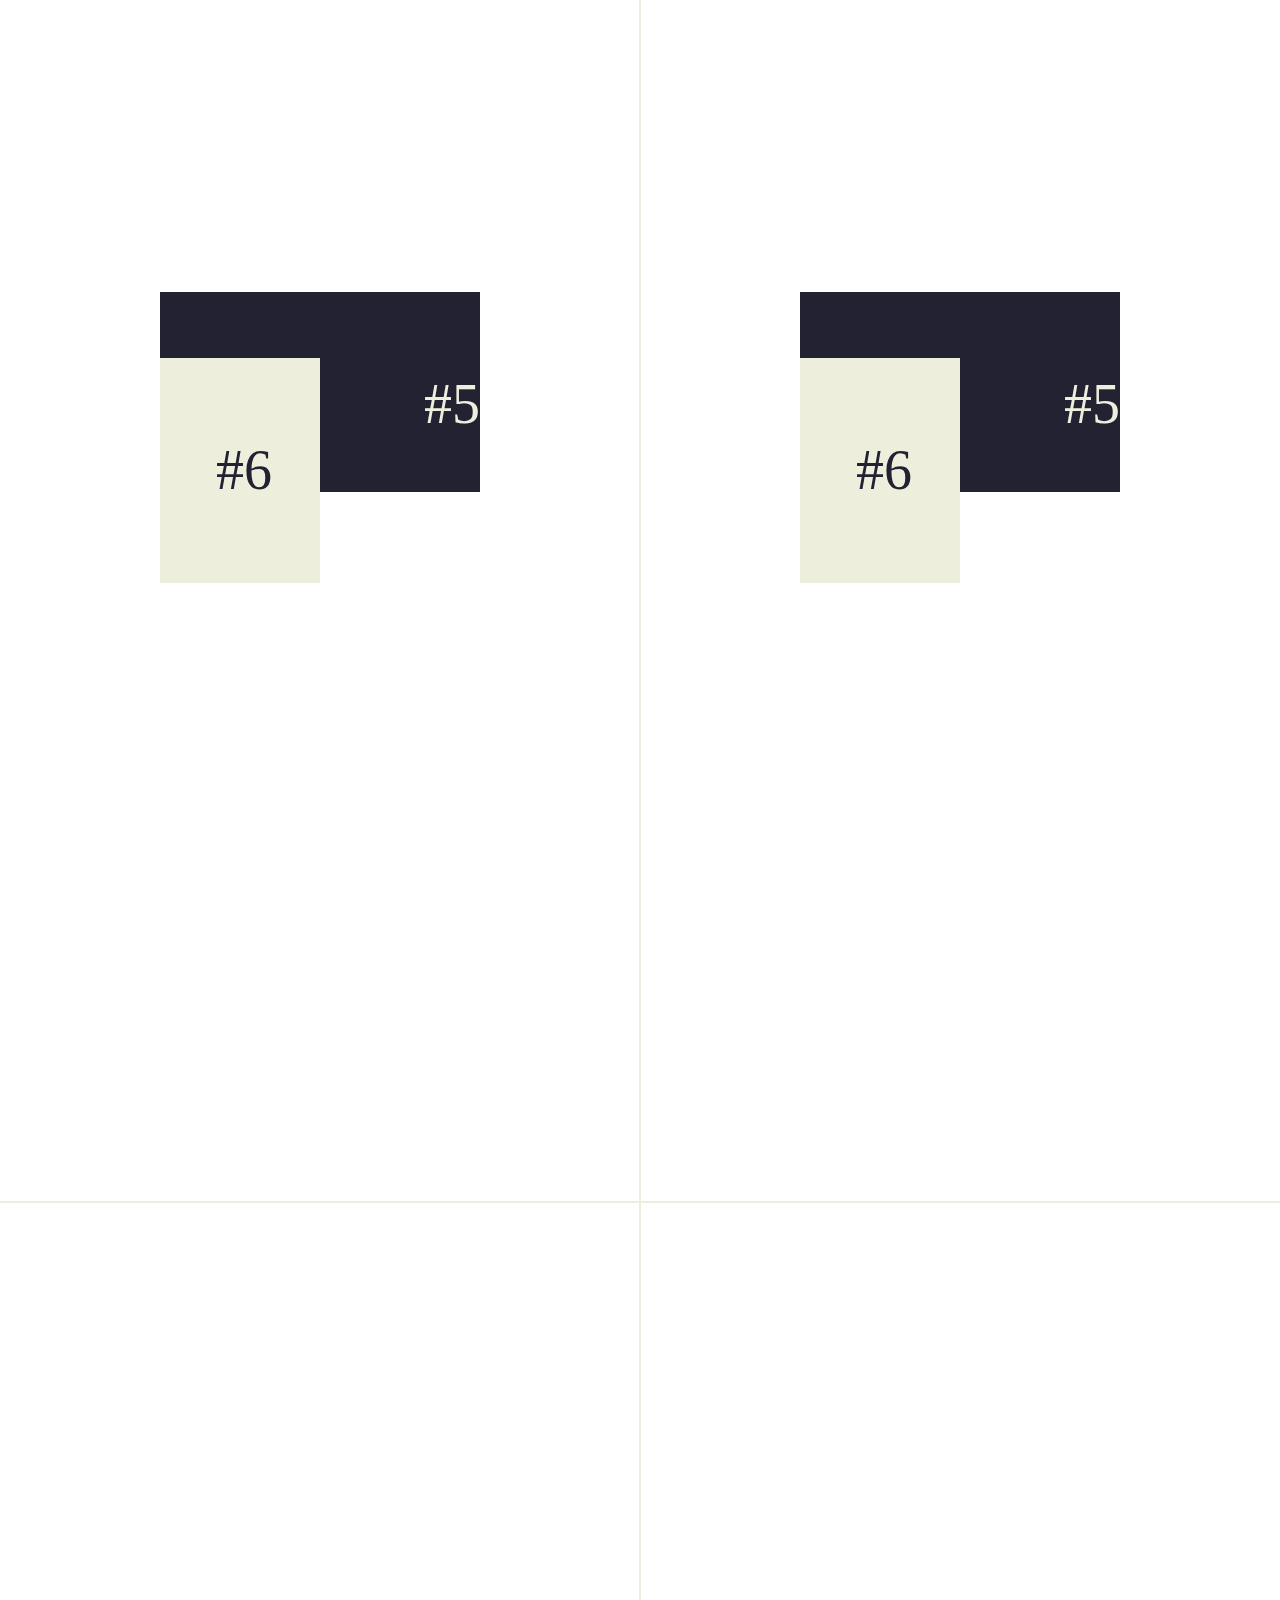
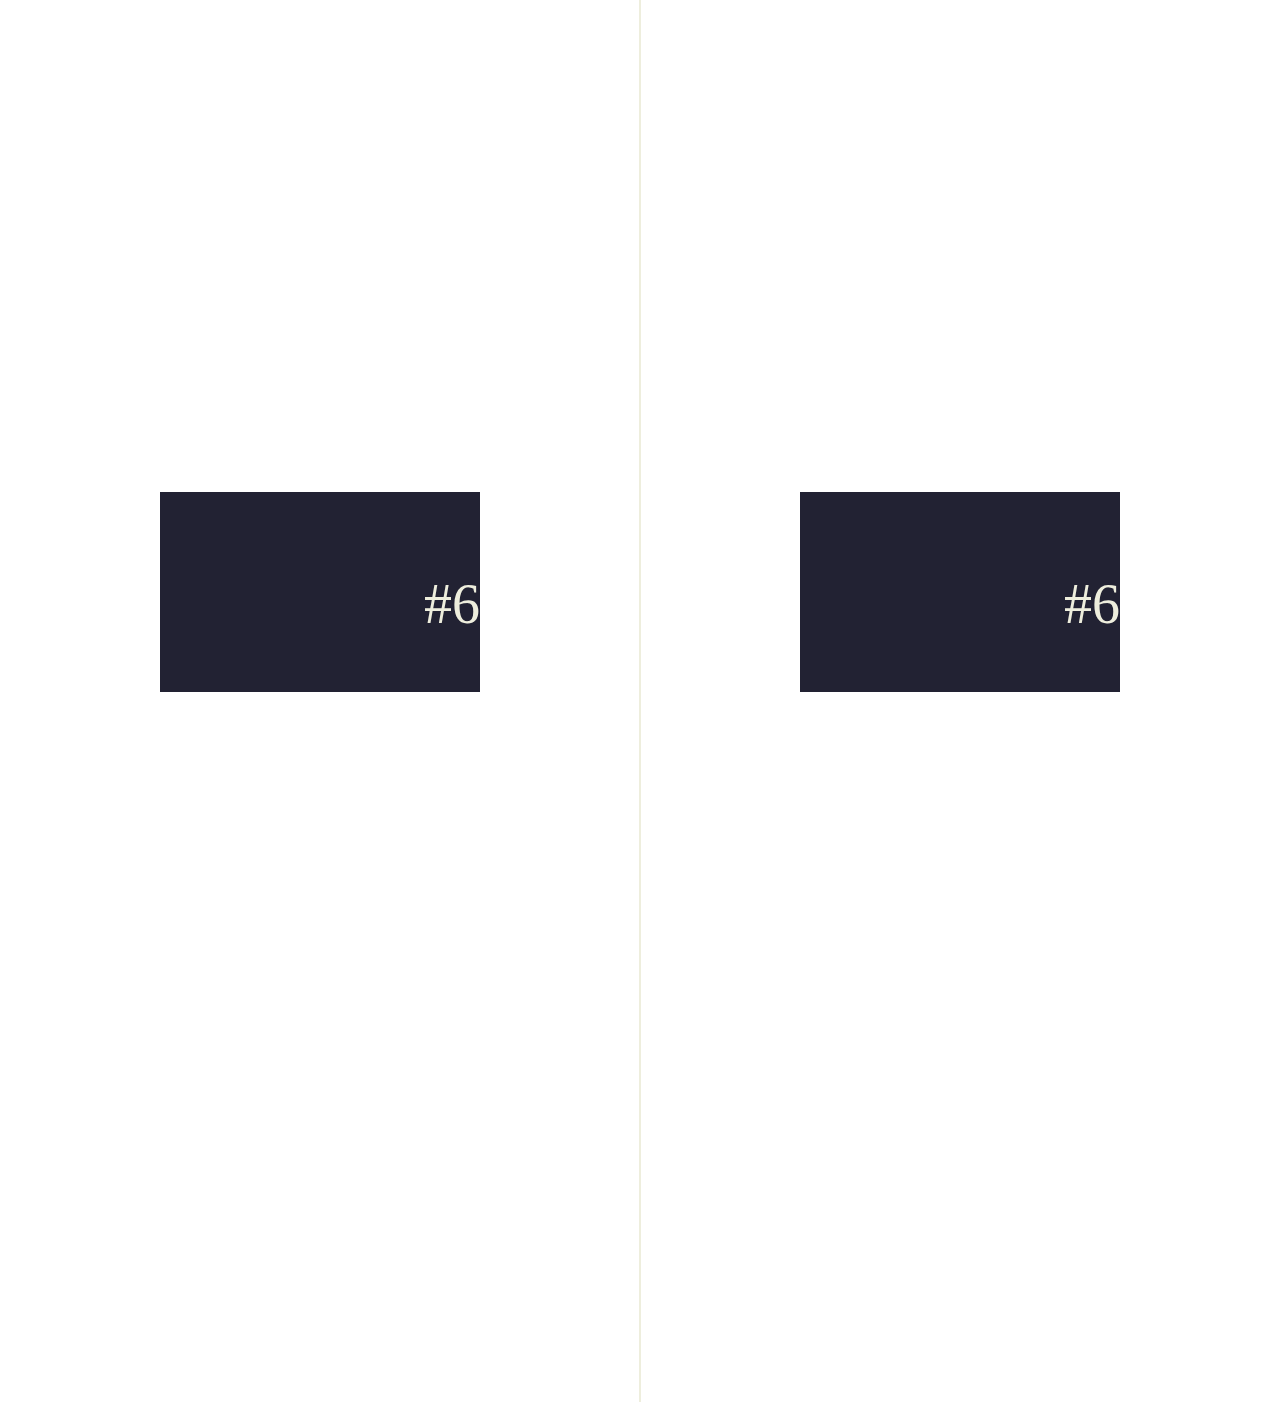
<file: rellax-master/tests/center.html>
<!DOCTYPE html>
<html lang="en">
<head>
	<meta charset="UTF-8">
	<meta name="viewport" content="width=device-width, initial-scale=1.0">
	<meta http-equiv="X-UA-Compatible" content="IE=edge">
	<title></title>
	<style>
		html, body{
			color: #223;
			font-size: 21pt;
			margin: 0; padding: 0;
		}
		nav{
			font-size: 21pt;
			line-height: 1.5em;
			position: fixed;
			bottom: 0; left: 0;
		}
		nav a{ color: inherit; }

		.col{
			text-align: center;
			width: 50%;
			float: left;
			box-sizing: border-box;
		}

		h4{ text-align: center;}

		.container{
			display: flex;
			align-items: center;
			outline: 1px solid #eed;
			font-size: 42pt;
			/*padding: 37.5vh 12.5vw;*/
			padding: 0 12.5vw;
			height: 200vh;
		}
		.block{
			background: #223;
			color: #eed;
			line-height: 25vh;
			text-align: right;
			/*padding: 0 42pt;*/
			margin-top: 20vh;
			height: 200px;
			width: 400px;
			position: relative;
		}
		span{
			background: #eed;
			color: #223;
			line-height: 25vh;
			text-align: left;
			padding: 0 42pt;
			display: block;
			width: 50%;
			position: absolute;
			top: 0; left: 0;
			box-sizing: border-box;
		}
	</style>
</head>
<body>
	<h4>data-rellax-speed = default</h4>
	<section>
		<div class="col">
			<br>With Percentage (0.5) <br><br>
			<div id="21" class="container"><div class="block">#1<span class="rellax" data-rellax-percentage="0.5">#1</span></div></div>
			<div id="22" class="container"><div class="block">#2<span class="rellax" data-rellax-percentage="0.5">#2</span></div></div>
			<div id="23" class="container"><div class="block">#3<span class="rellax" data-rellax-percentage="0.5">#3</span></div></div>
			<div id="24" class="container"><div class="block">#4<span class="rellax" data-rellax-percentage="0.5" style="transition: transform 10s cubic-bezier(0,1,.5,1);">#4</span></div></div>
			<div id="25" class="container"><div class="block">#5<span class="rellax" data-rellax-percentage="0.5" style="transition: transform 10s cubic-bezier(0,1,.5,1);">#5</span></div></div>
			<div id="26" class="container"><div class="block">#6<span class="rellax" data-rellax-percentage="0.5" style="transition: transform 10s cubic-bezier(0,1,.5,1);">#6</span></div></div>
		</div>
		<div class="col">
			<br>Without Percentage <br><br>
			<div id="21" class="container"><div class="block">#1<span class="rellax" style="transition: transform 10s cubic-bezier(0,1,.5,1);">#1</span></div></div>
			<div id="22" class="container"><div class="block">#2<span class="rellax" style="transition: transform 10s cubic-bezier(0,1,.5,1);">#2</span></div></div>
			<div id="23" class="container"><div class="block">#3<span class="rellax" style="transition: transform 10s cubic-bezier(0,1,.5,1);">#3</span></div></div>
			<div id="24" class="container"><div class="block">#4<span class="rellax">#4</span></div></div>
			<div id="25" class="container"><div class="block">#5<span class="rellax">#5</span></div></div>
			<div id="26" class="container"><div class="block">#6<span class="rellax">#6</span></div></div>
		</div>
	</section>

	<!-- Scripts -->
	<script src="../rellax.js"></script>
	<script>
		var rellax = new Rellax('.rellax', {center: true});
	</script>
</body>
</html>
</file>
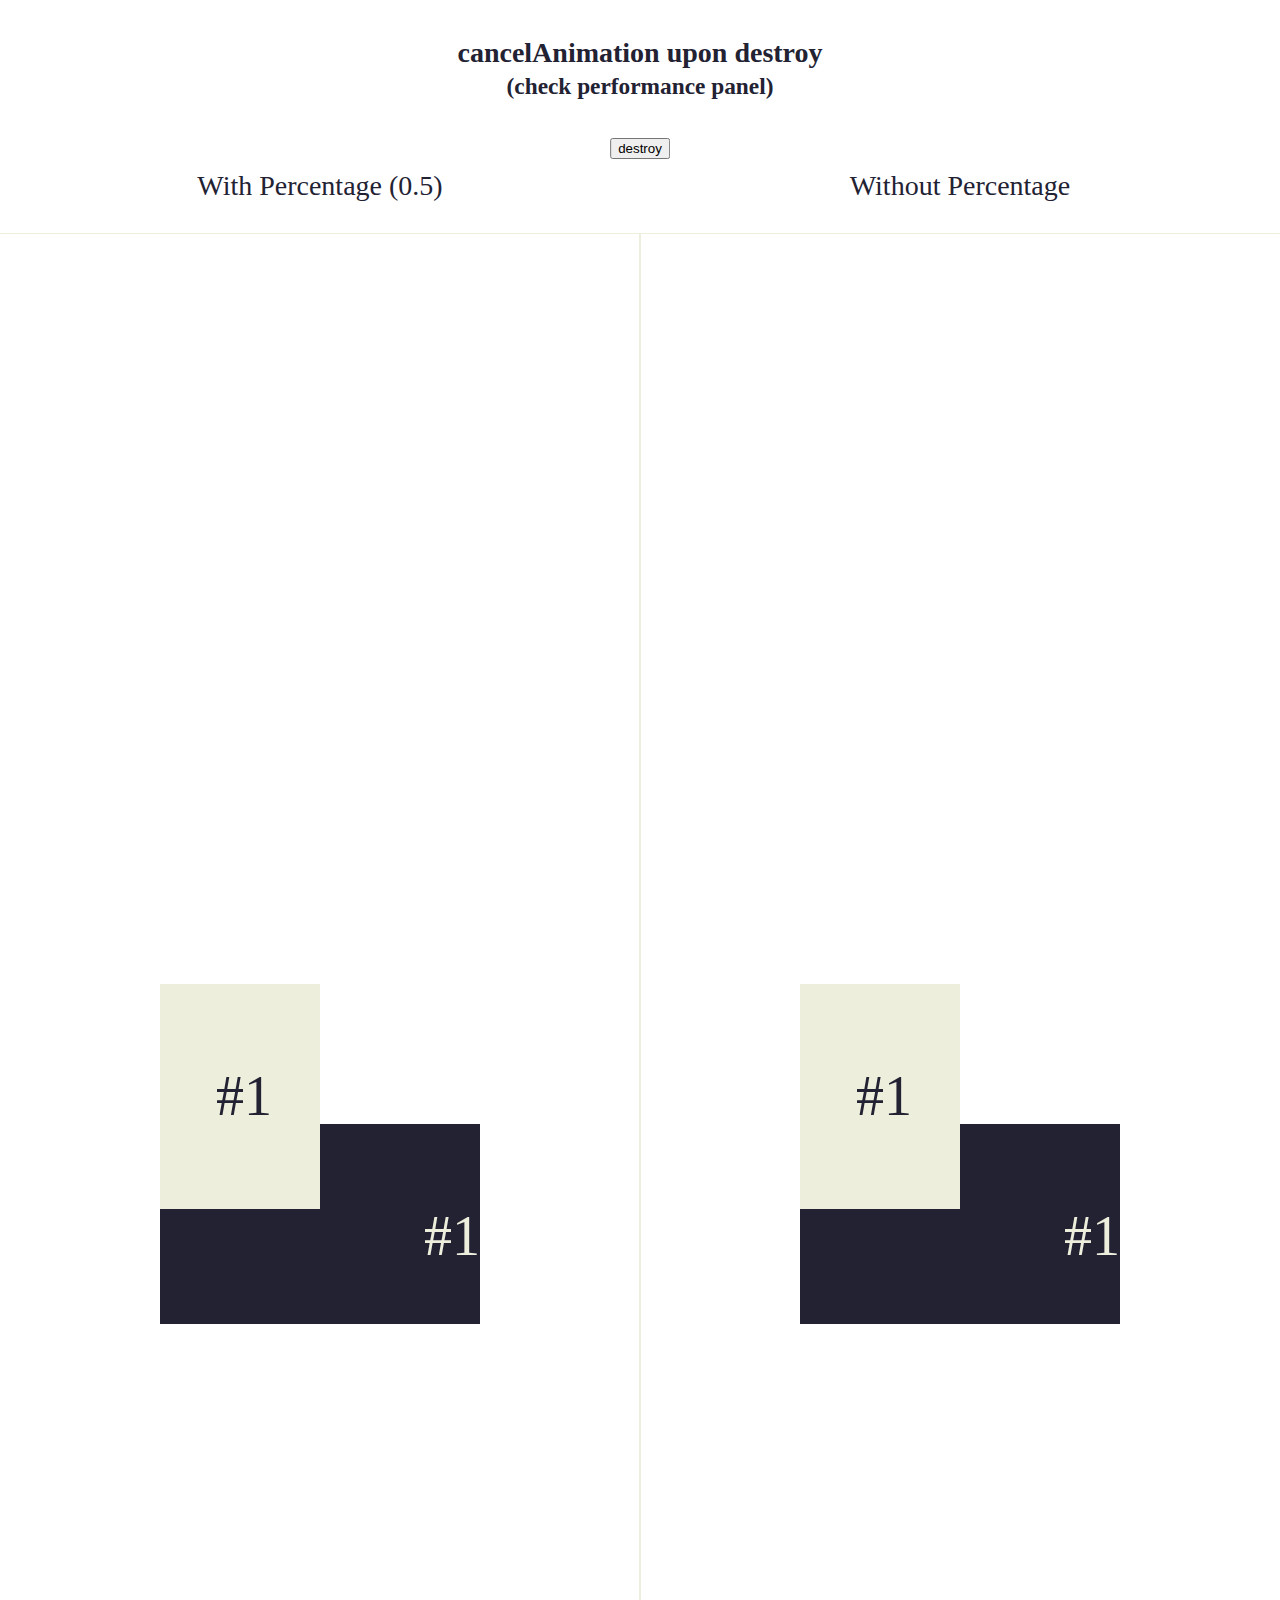
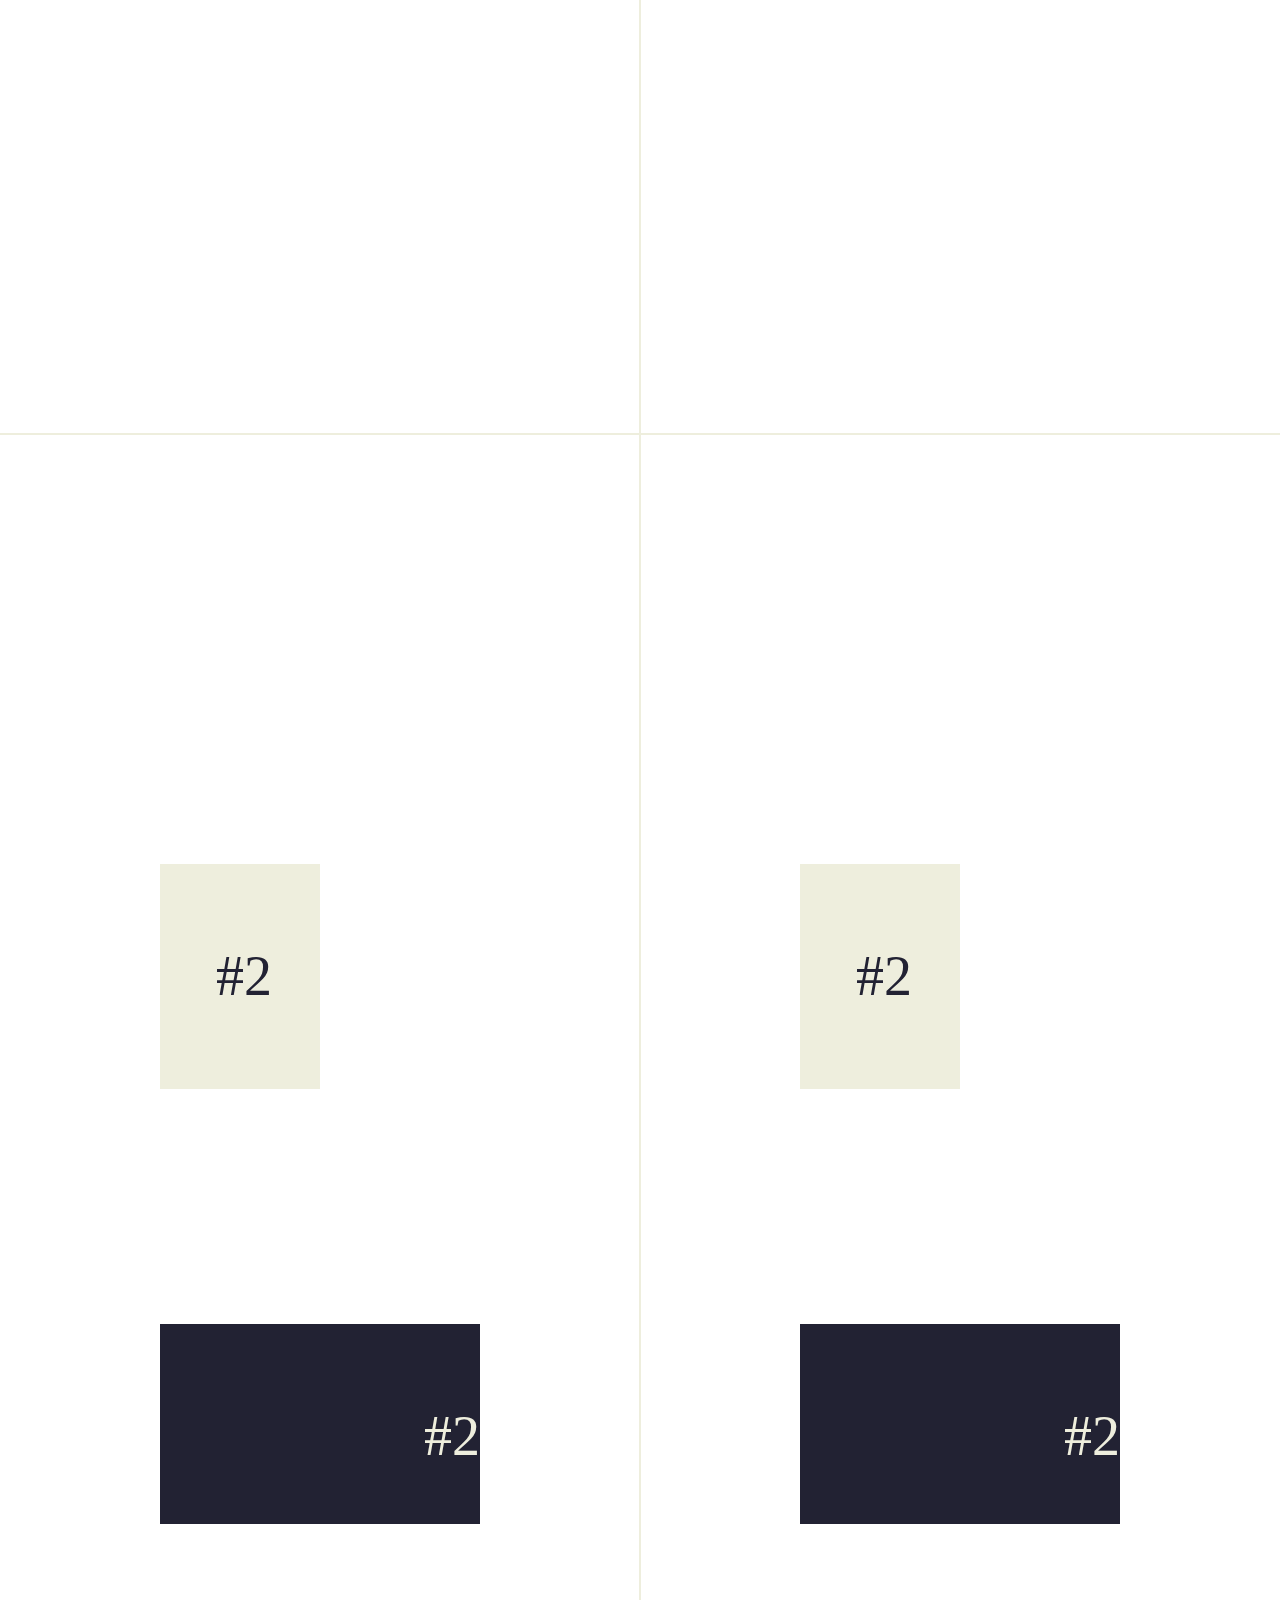
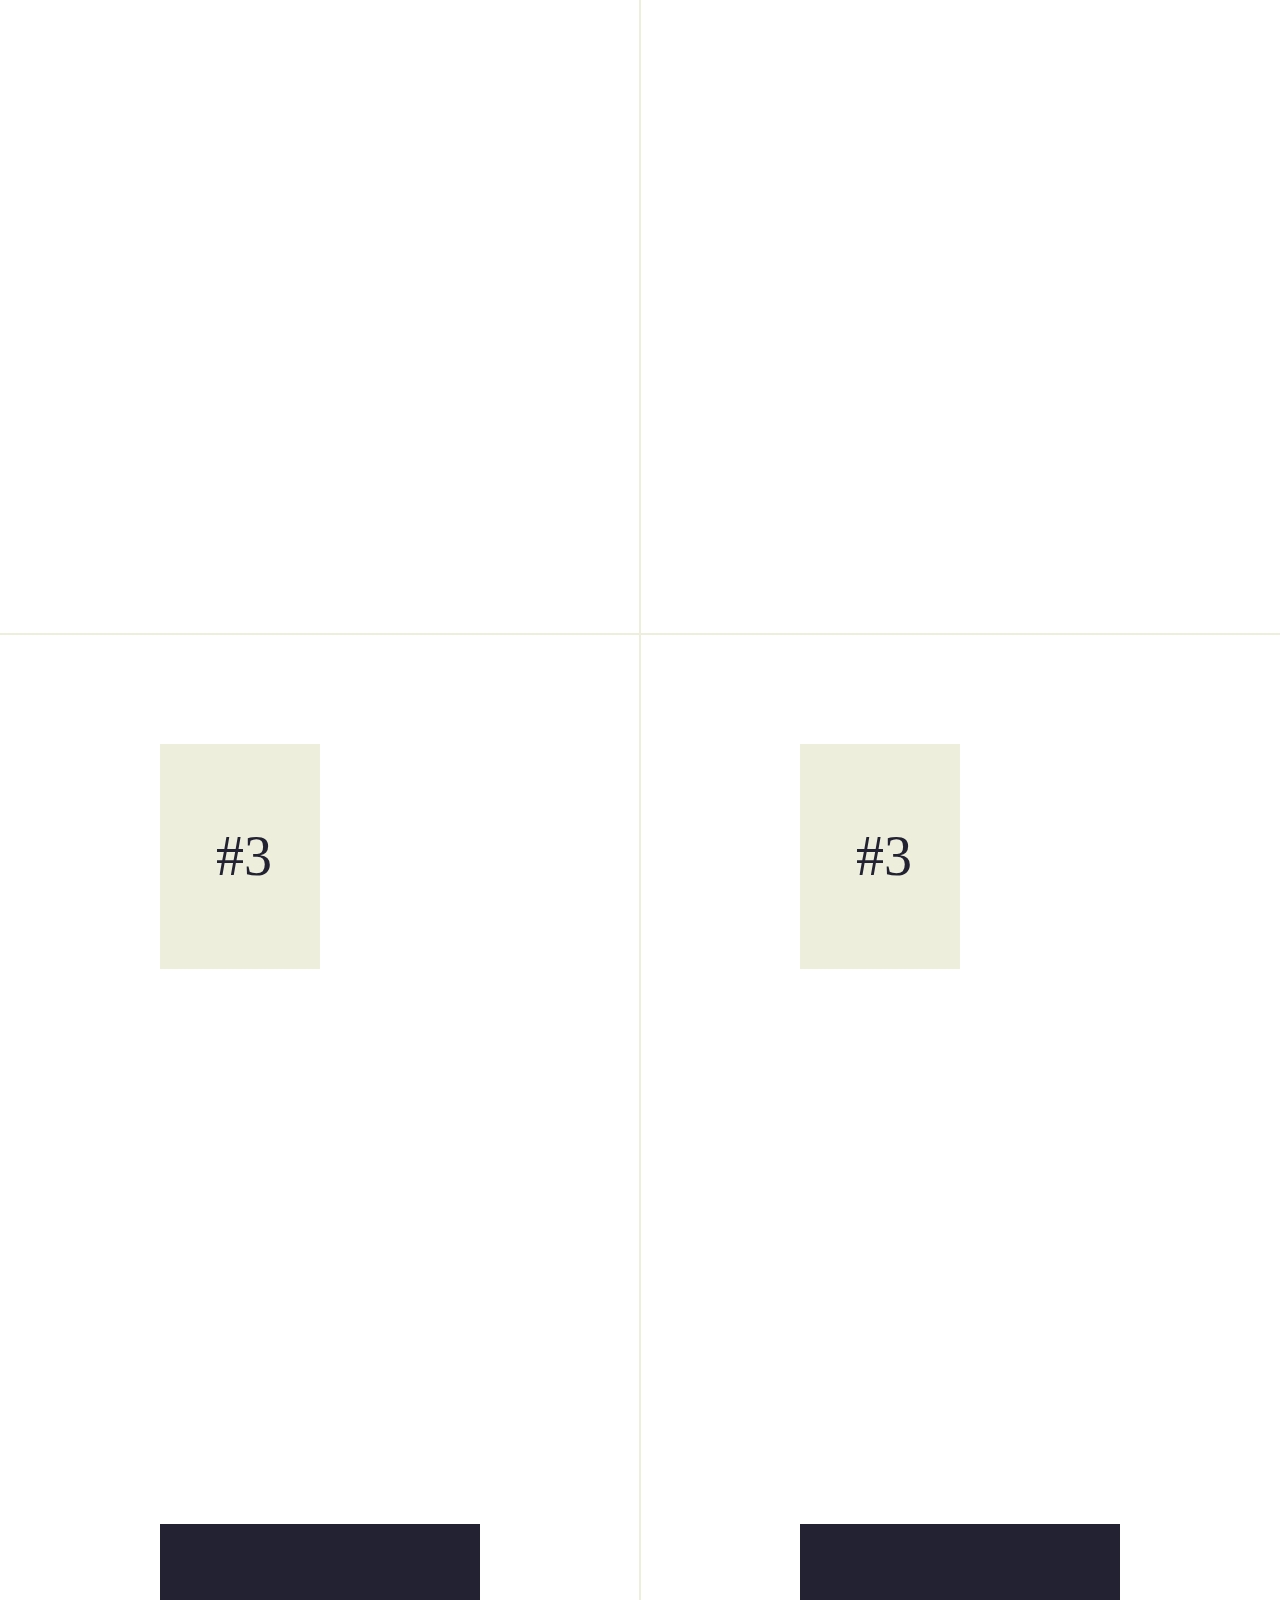
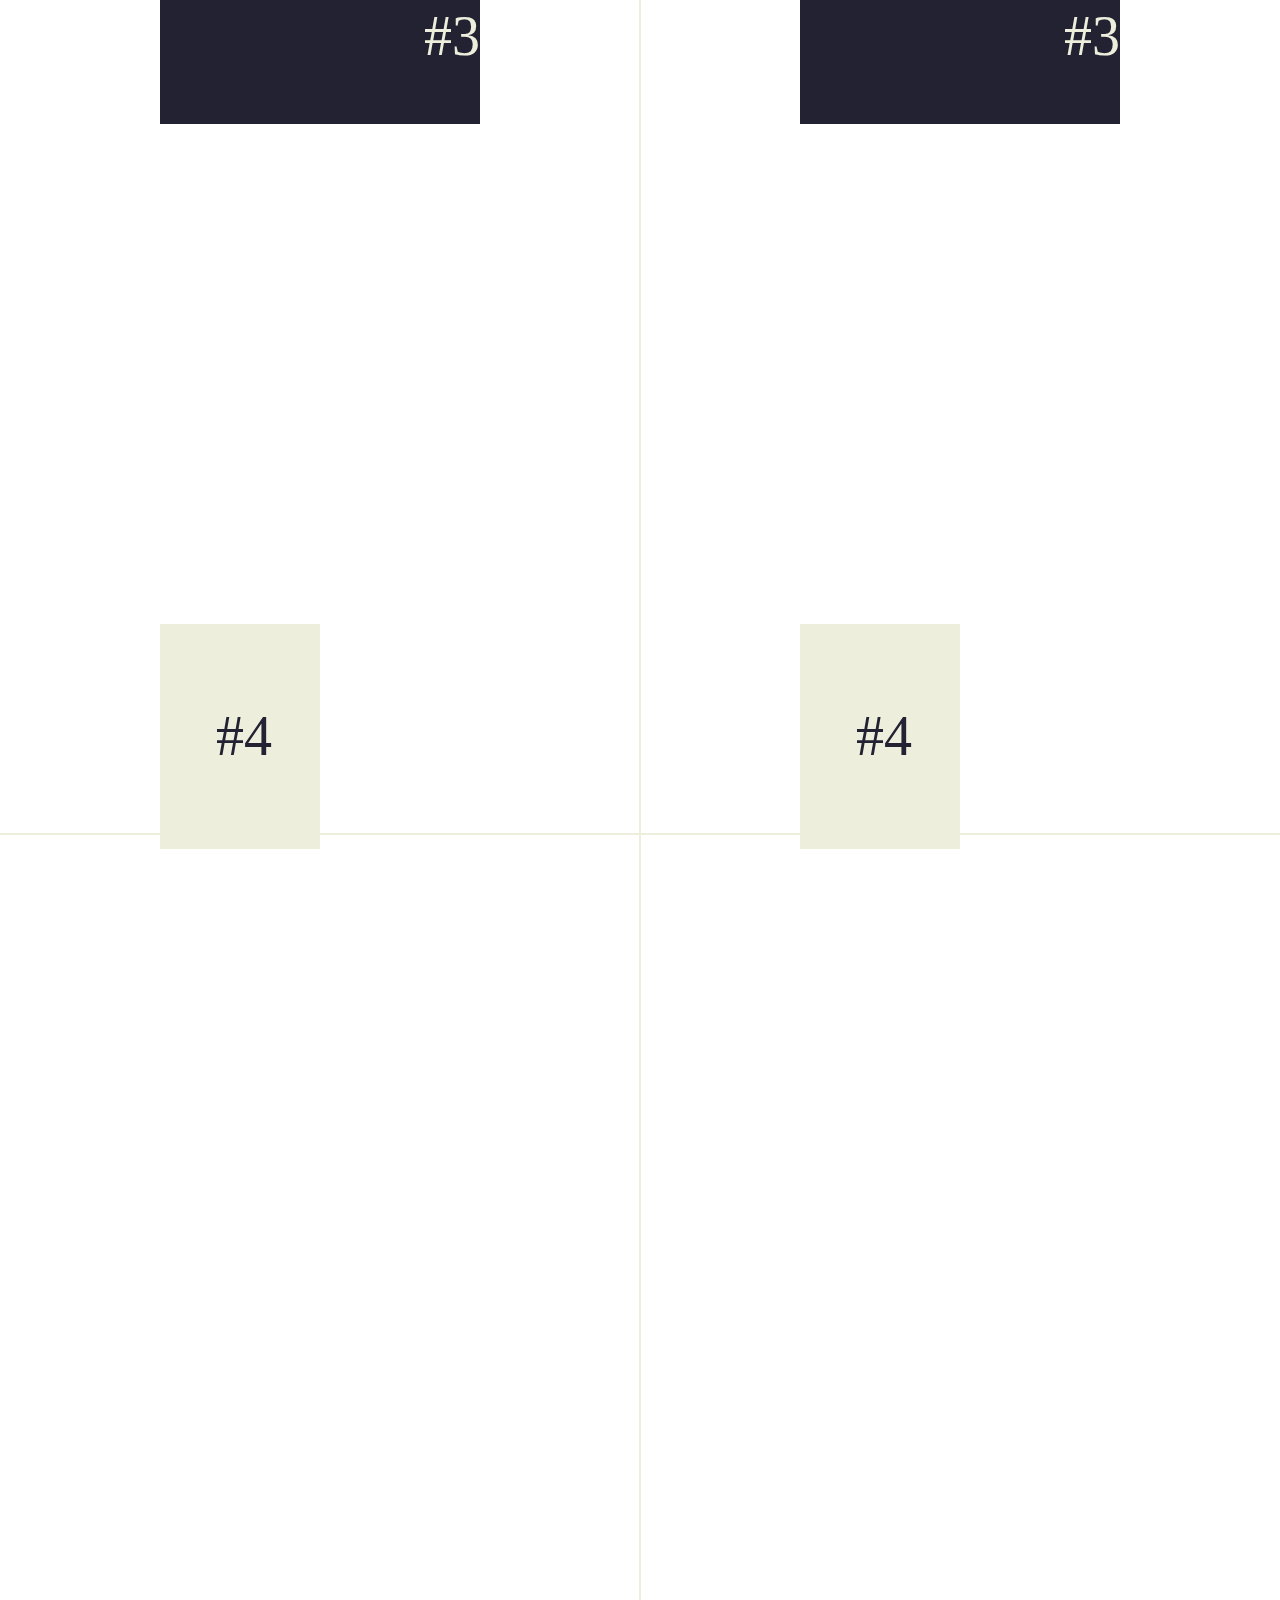
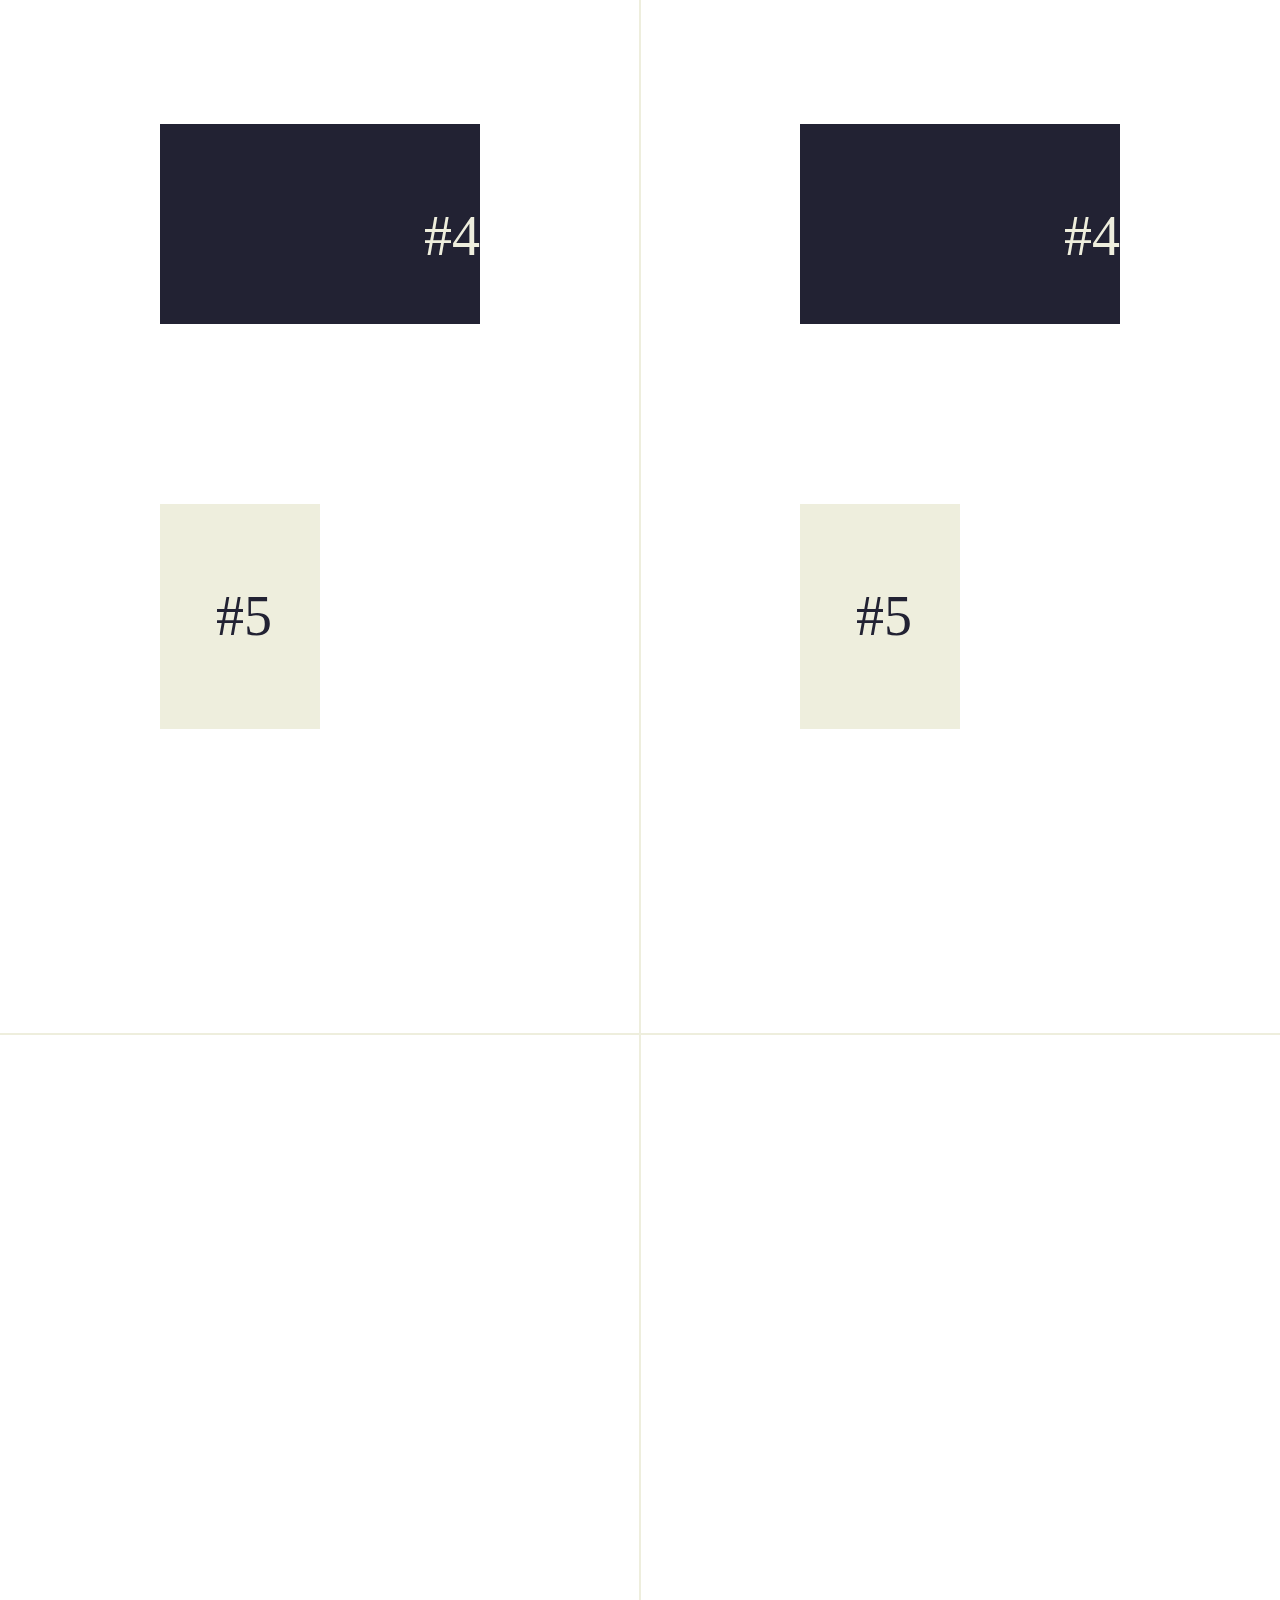
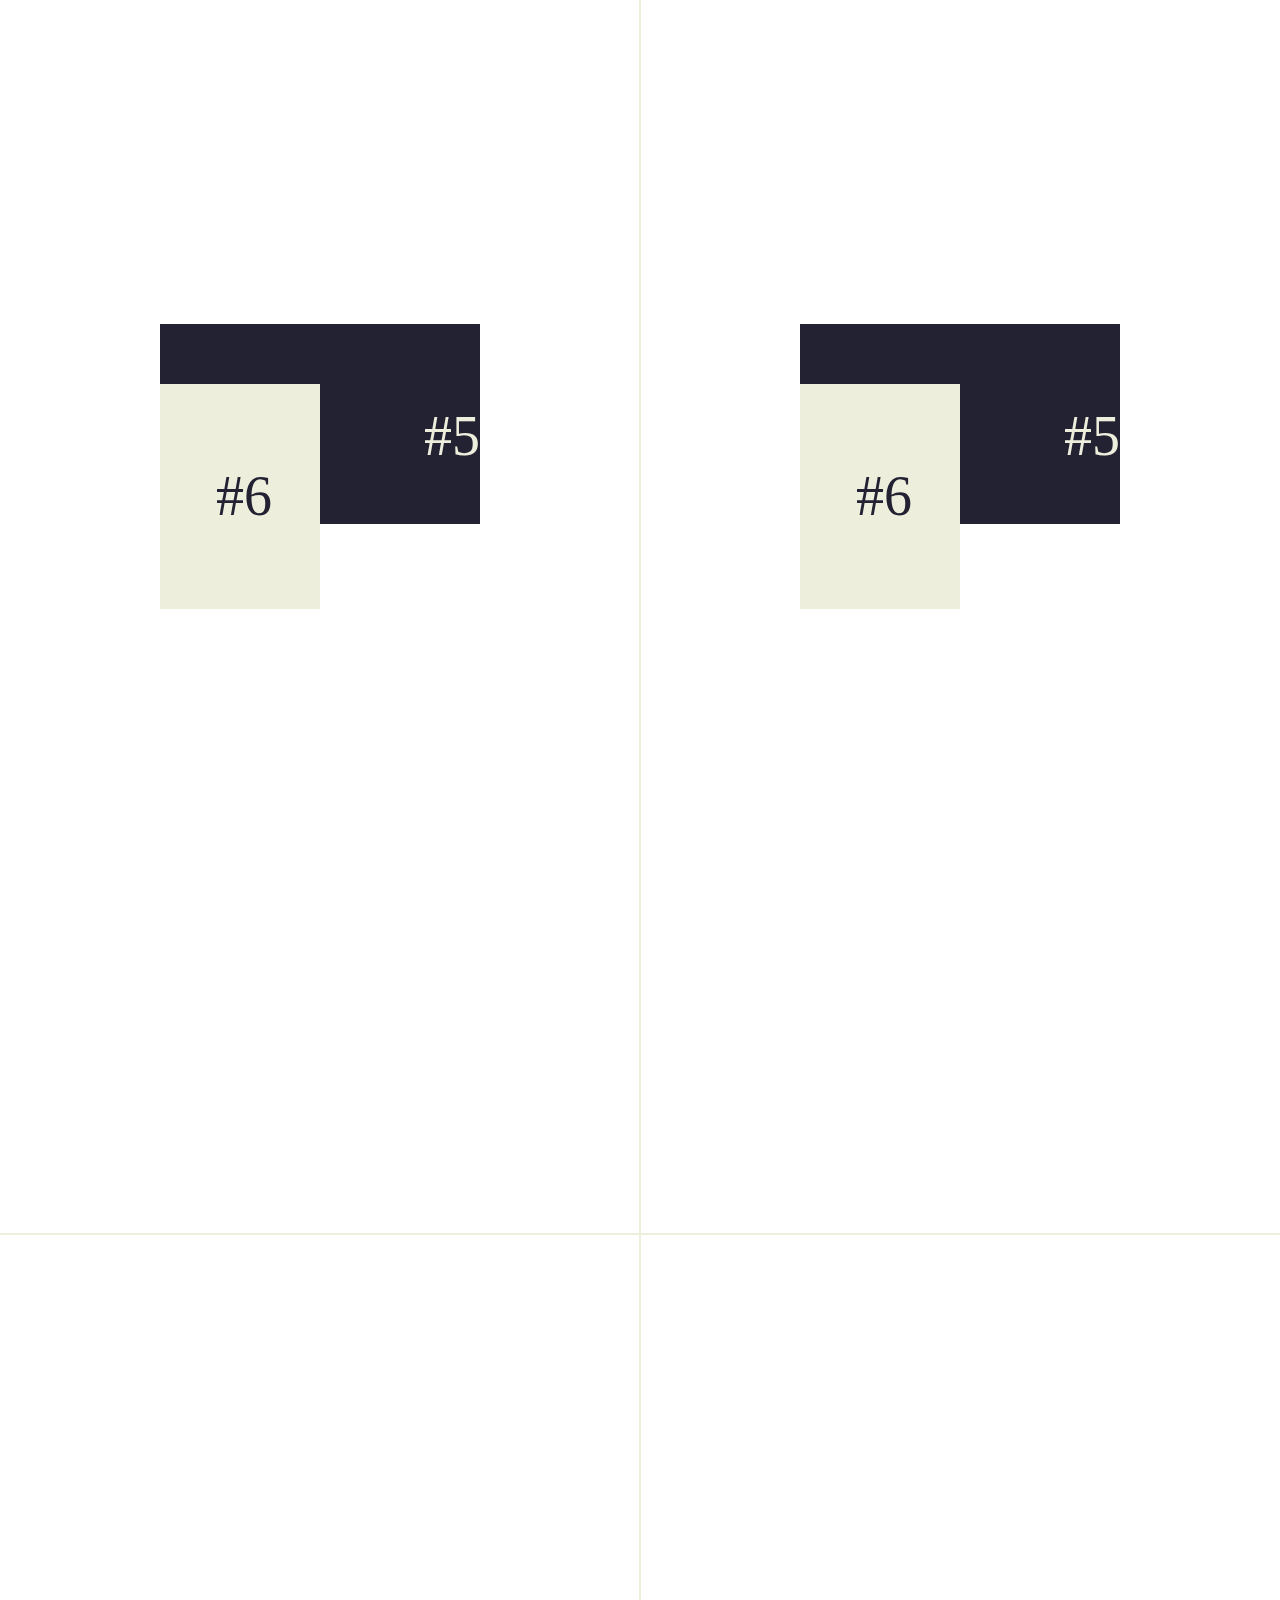
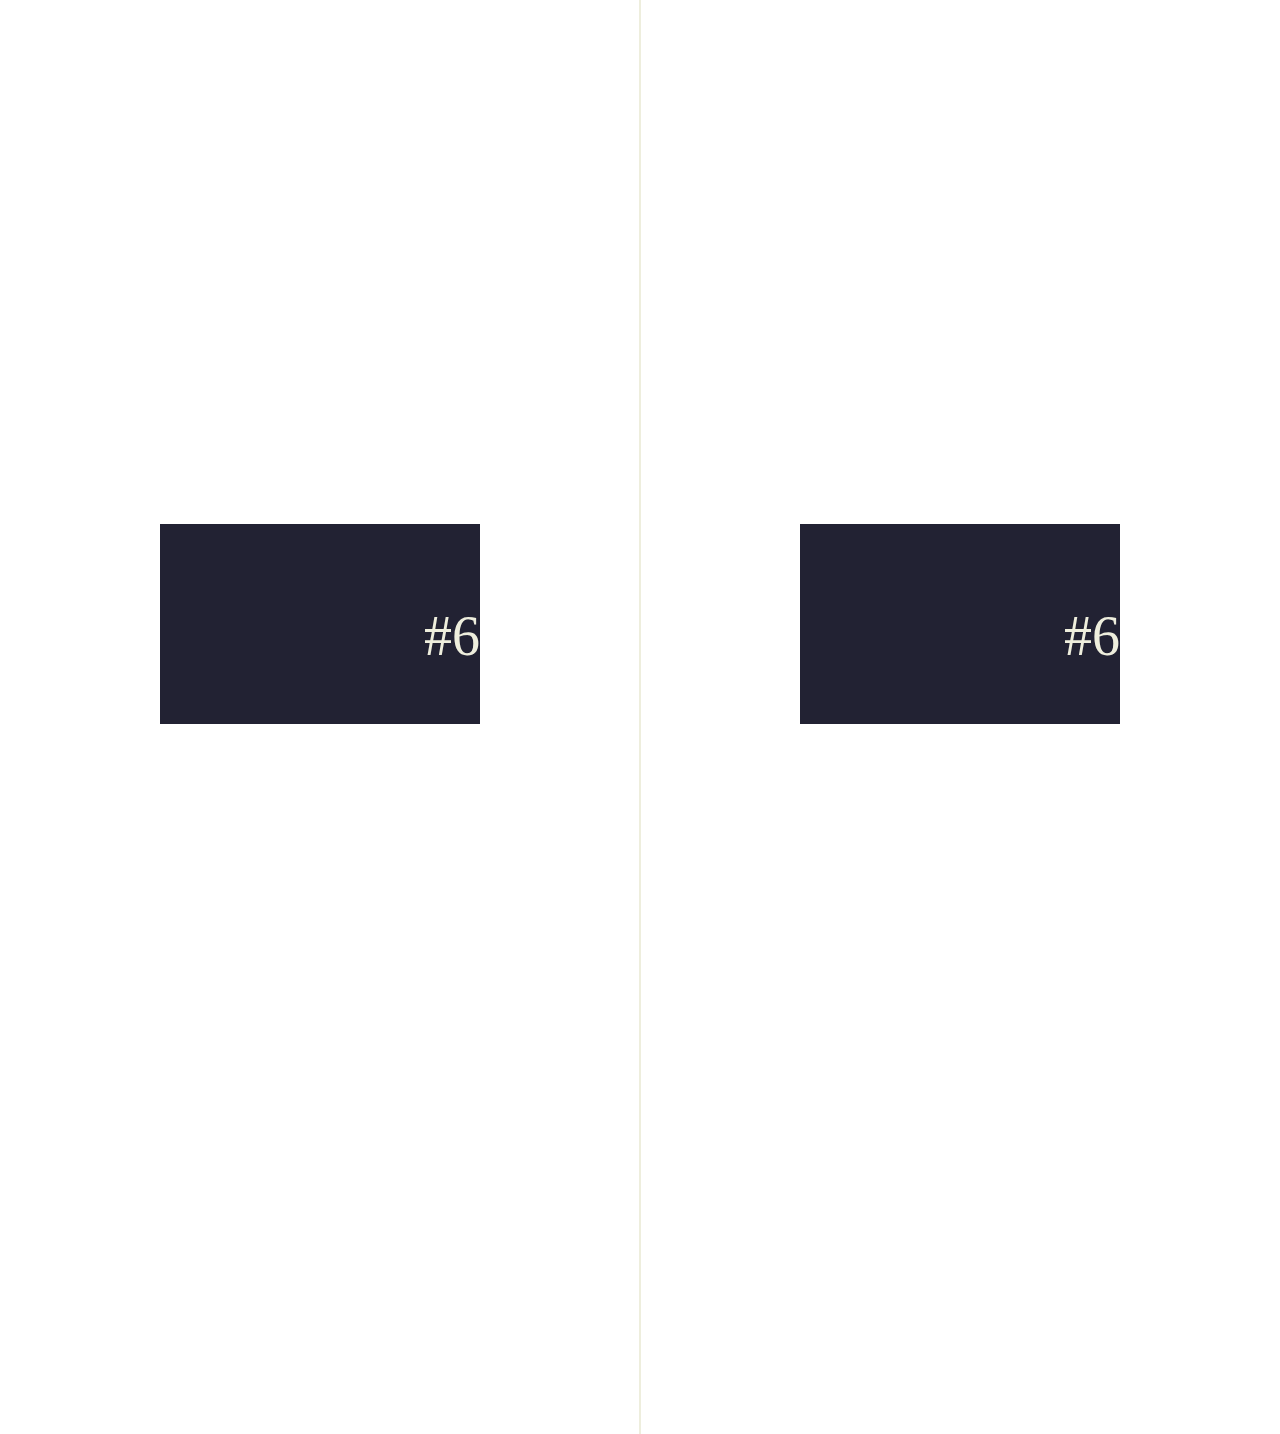
<file: rellax-master/tests/destroy.html>
<!DOCTYPE html>
<html lang="en">
<head>
	<meta charset="UTF-8">
	<meta name="viewport" content="width=device-width, initial-scale=1.0">
	<meta http-equiv="X-UA-Compatible" content="IE=edge">
	<title></title>
	<style>
		html, body{
			color: #223;
			font-size: 21pt;
			margin: 0; padding: 0;
		}
		nav{
			font-size: 21pt;
			line-height: 1.5em;
			position: fixed;
			bottom: 0; left: 0;
		}
		nav a{ color: inherit; }

		.col{
			text-align: center;
			width: 50%;
			float: left;
			box-sizing: border-box;
		}

		h4{ text-align: center;}

		.container{
			display: flex;
			align-items: center;
			outline: 1px solid #eed;
			font-size: 42pt;
			/*padding: 37.5vh 12.5vw;*/
			padding: 0 12.5vw;
			height: 200vh;
		}
		.block{
			background: #223;
			color: #eed;
			line-height: 25vh;
			text-align: right;
			/*padding: 0 42pt;*/
			margin-top: 20vh;
			height: 200px;
			width: 400px;
			position: relative;
		}
		span{
			background: #eed;
			color: #223;
			line-height: 25vh;
			text-align: left;
			padding: 0 42pt;
			display: block;
			width: 50%;
			position: absolute;
			top: 0; left: 0;
			box-sizing: border-box;
		}
    button {
      position: fixed;
      left: 50%;
      transform: translateX(-50%);
    }
	</style>
</head>
<body>
  <h4>cancelAnimation upon destroy <br><small>(check performance panel)</small></h4>
  <button id="destroy">destroy</button>
	<section>
		<div class="col">
			<br>With Percentage (0.5) <br><br>
			<div id="21" class="container"><div class="block">#1<span class="rellax" data-rellax-percentage="0.5">#1</span></div></div>
			<div id="22" class="container"><div class="block">#2<span class="rellax" data-rellax-percentage="0.5">#2</span></div></div>
			<div id="23" class="container"><div class="block">#3<span class="rellax" data-rellax-percentage="0.5">#3</span></div></div>
			<div id="24" class="container"><div class="block">#4<span class="rellax" data-rellax-percentage="0.5" style="transition: transform 10s cubic-bezier(0,1,.5,1);">#4</span></div></div>
			<div id="25" class="container"><div class="block">#5<span class="rellax" data-rellax-percentage="0.5" style="transition: transform 10s cubic-bezier(0,1,.5,1);">#5</span></div></div>
			<div id="26" class="container"><div class="block">#6<span class="rellax" data-rellax-percentage="0.5" style="transition: transform 10s cubic-bezier(0,1,.5,1);">#6</span></div></div>
		</div>
		<div class="col">
			<br>Without Percentage <br><br>
			<div id="21" class="container"><div class="block">#1<span class="rellax" style="transition: transform 10s cubic-bezier(0,1,.5,1);">#1</span></div></div>
			<div id="22" class="container"><div class="block">#2<span class="rellax" style="transition: transform 10s cubic-bezier(0,1,.5,1);">#2</span></div></div>
			<div id="23" class="container"><div class="block">#3<span class="rellax" style="transition: transform 10s cubic-bezier(0,1,.5,1);">#3</span></div></div>
			<div id="24" class="container"><div class="block">#4<span class="rellax">#4</span></div></div>
			<div id="25" class="container"><div class="block">#5<span class="rellax">#5</span></div></div>
			<div id="26" class="container"><div class="block">#6<span class="rellax">#6</span></div></div>
		</div>
	</section>

	<!-- Scripts -->
	<script src="../rellax.js"></script>
	<script>

    var rellax = new Rellax('.rellax', {
      center: true,
      callback: function(positions) {
        // callback every position change
        console.log(positions);
      }
    });

    // test cancaelAnimation on Rellax destroy
    document.querySelector('#destroy').addEventListener('click', function() {

      rellax.destroy();

    }, false);
	</script>
</body>
</html>
</file>
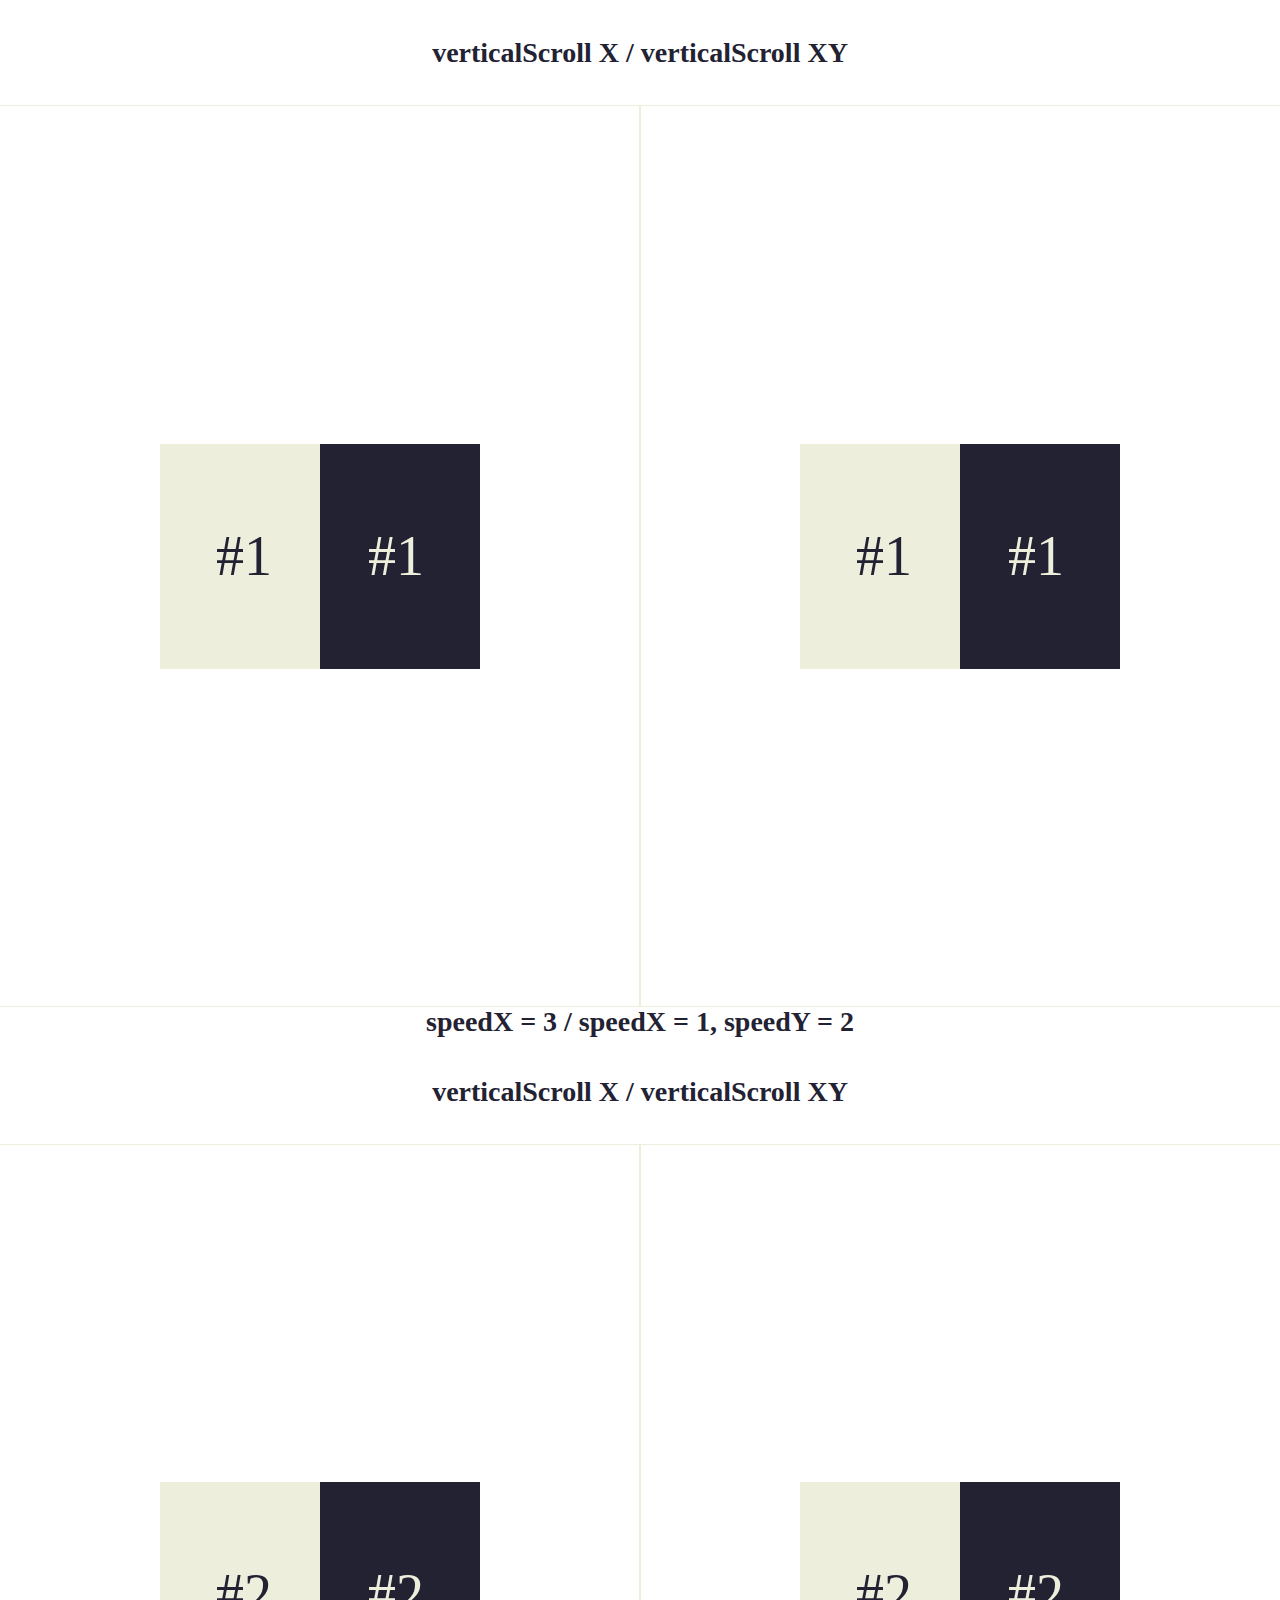
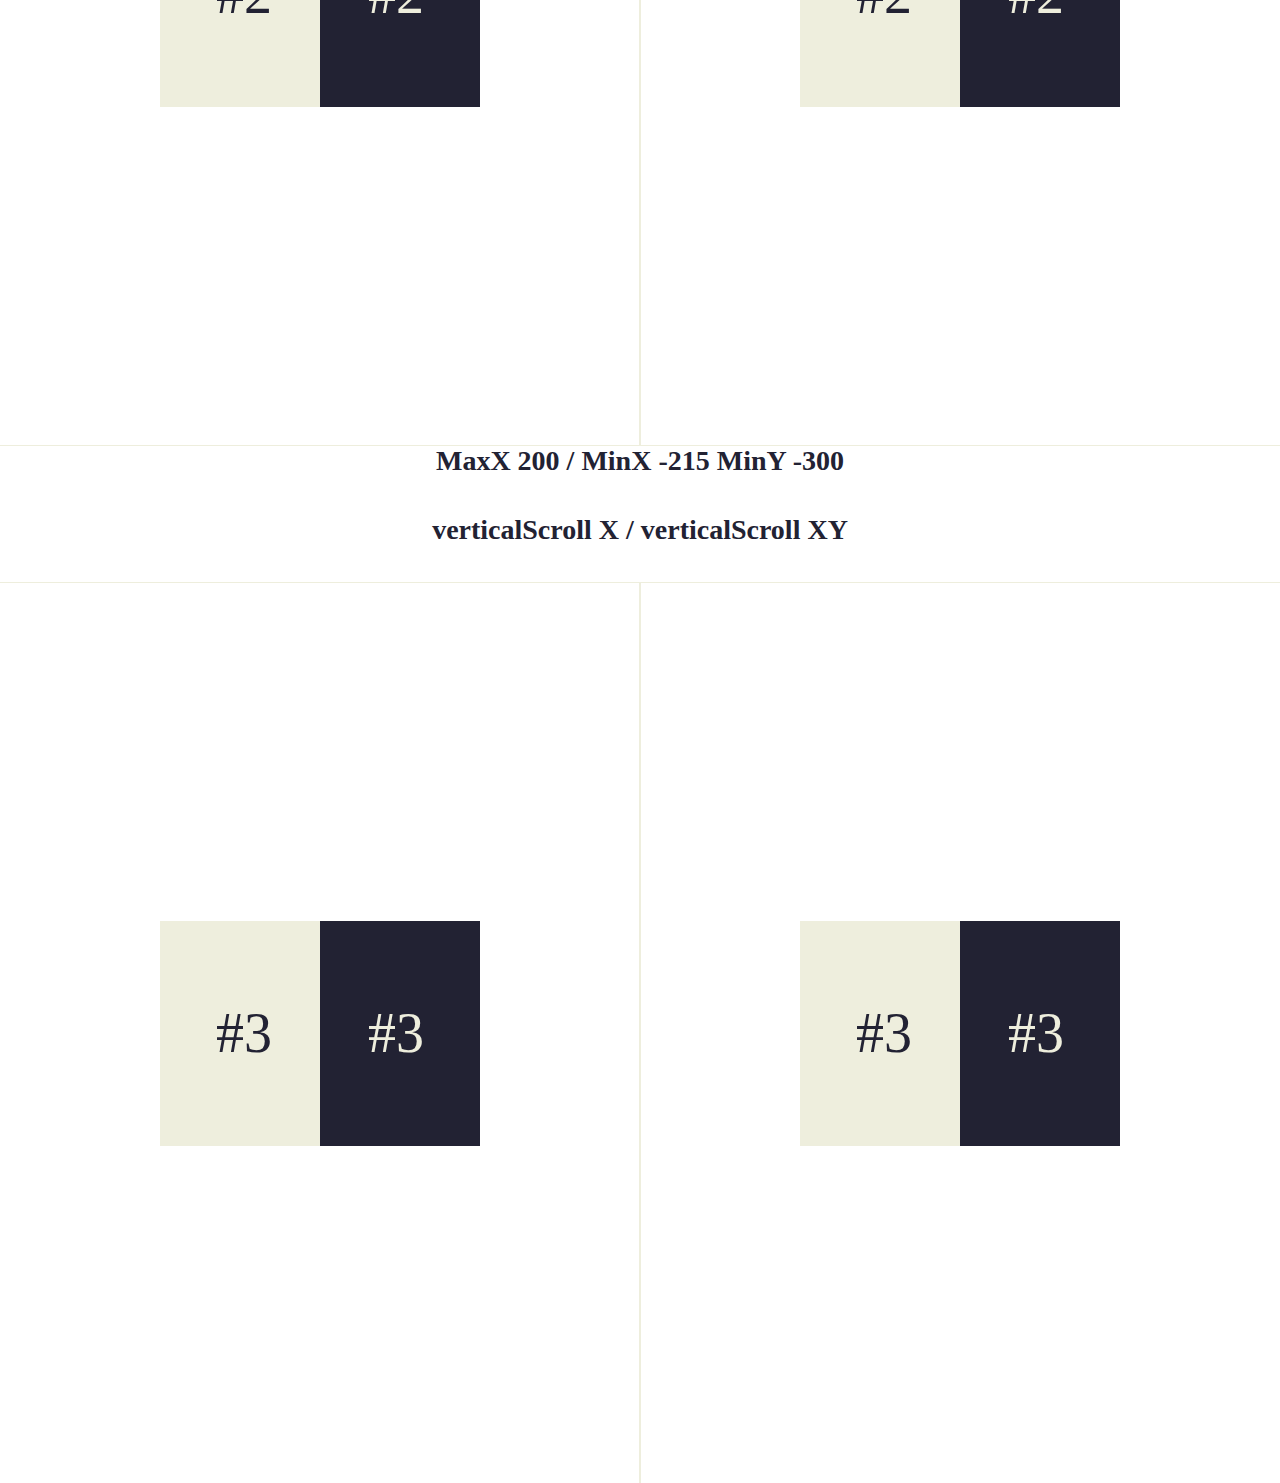
<file: rellax-master/tests/directions.html>
<!DOCTYPE html>
<html lang="en">

<head>
    <meta charset="UTF-8">
    <meta name="viewport" content="width=device-width, initial-scale=1.0">
    <meta http-equiv="X-UA-Compatible" content="IE=edge">
    <title></title>
    <style>
        html,
        body {
            color: #223;
            font-size: 21pt;
            margin: 0;
            padding: 0;
        }

        nav {
            font-size: 21pt;
            line-height: 1.5em;
            position: fixed;
            bottom: 0;
            left: 0;
        }

        nav a {
            color: inherit;
        }

        .col {
            text-align: center;
            width: 50%;
            float: left;
            box-sizing: border-box;
        }

        h4 {
            text-align: center;
        }

        .container {
            outline: 1px solid #eed;
            font-size: 42pt;
            padding: 37.5vh 12.5vw;
        }

        .block {
            background: #223;
            color: #eed;
            line-height: 25vh;
            text-align: right;
            padding: 0 42pt;
            position: relative;
        }

        span {
            background: #eed;
            color: #223;
            line-height: 25vh;
            text-align: left;
            padding: 0 42pt;
            display: block;
            width: 50%;
            position: absolute;
            top: 0;
            left: 0;
            box-sizing: border-box;
        }

    </style>
</head>

<body>
    <h4>verticalScroll X / verticalScroll XY</h4>
    <section>
        <div class="col">
            <div class="container">
                <div class="block">#1<span class="rellax" data-rellax-vertical-scroll-axis="x">#1</span></div>
            </div>
        </div>
        <div class="col">
            <div class="container">
                <div class="block">#1<span class="rellax" data-rellax-vertical-scroll-axis="xy">#1</span></div>
            </div>
        </div>
    </section>

    <h4>speedX = 3 / speedX = 1, speedY = 2</h4>
    <h4>verticalScroll X / verticalScroll XY</h4>
    <section>
        <div class="col">
            <div class="container">
                <div class="block">#2<span class="rellax" data-rellax-horizontal-speed="3" data-rellax-vertical-scroll-axis="x">#2</span></div>
            </div>
        </div>
        <div class="col">
            <div class="container">
                <div class="block">#2<span class="rellax" data-rellax-horizontal-speed="1" data-rellax-vertical-speed="2" data-rellax-vertical-scroll-axis="xy">#2</span></div>
            </div>
        </div>
    </section>

    <h4>MaxX 200 / MinX -215 MinY -300</h4>
    <h4>verticalScroll X / verticalScroll XY</h4>
    <section>
        <div class="col">
            <div class="container">
                <div class="block">#3<span class="rellax" data-rellax-vertical-scroll-axis="x" data-rellax-max-x="200">#3</span></div>
            </div>
        </div>
        <div class="col">
            <div class="container">
                <div class="block">#3<span class="rellax" data-rellax-speed="2" data-rellax-vertical-scroll-axis="xy" data-rellax-min-x="-215" data-rellax-min-y="-300">#3</span></div>
            </div>
        </div>
    </section>

    <!-- Scripts -->
    <script src="../rellax.js"></script>
    <script>
        var rellax = new Rellax('.rellax', {
            horizontal: true,
        });

    </script>
</body>

</html>
</file>
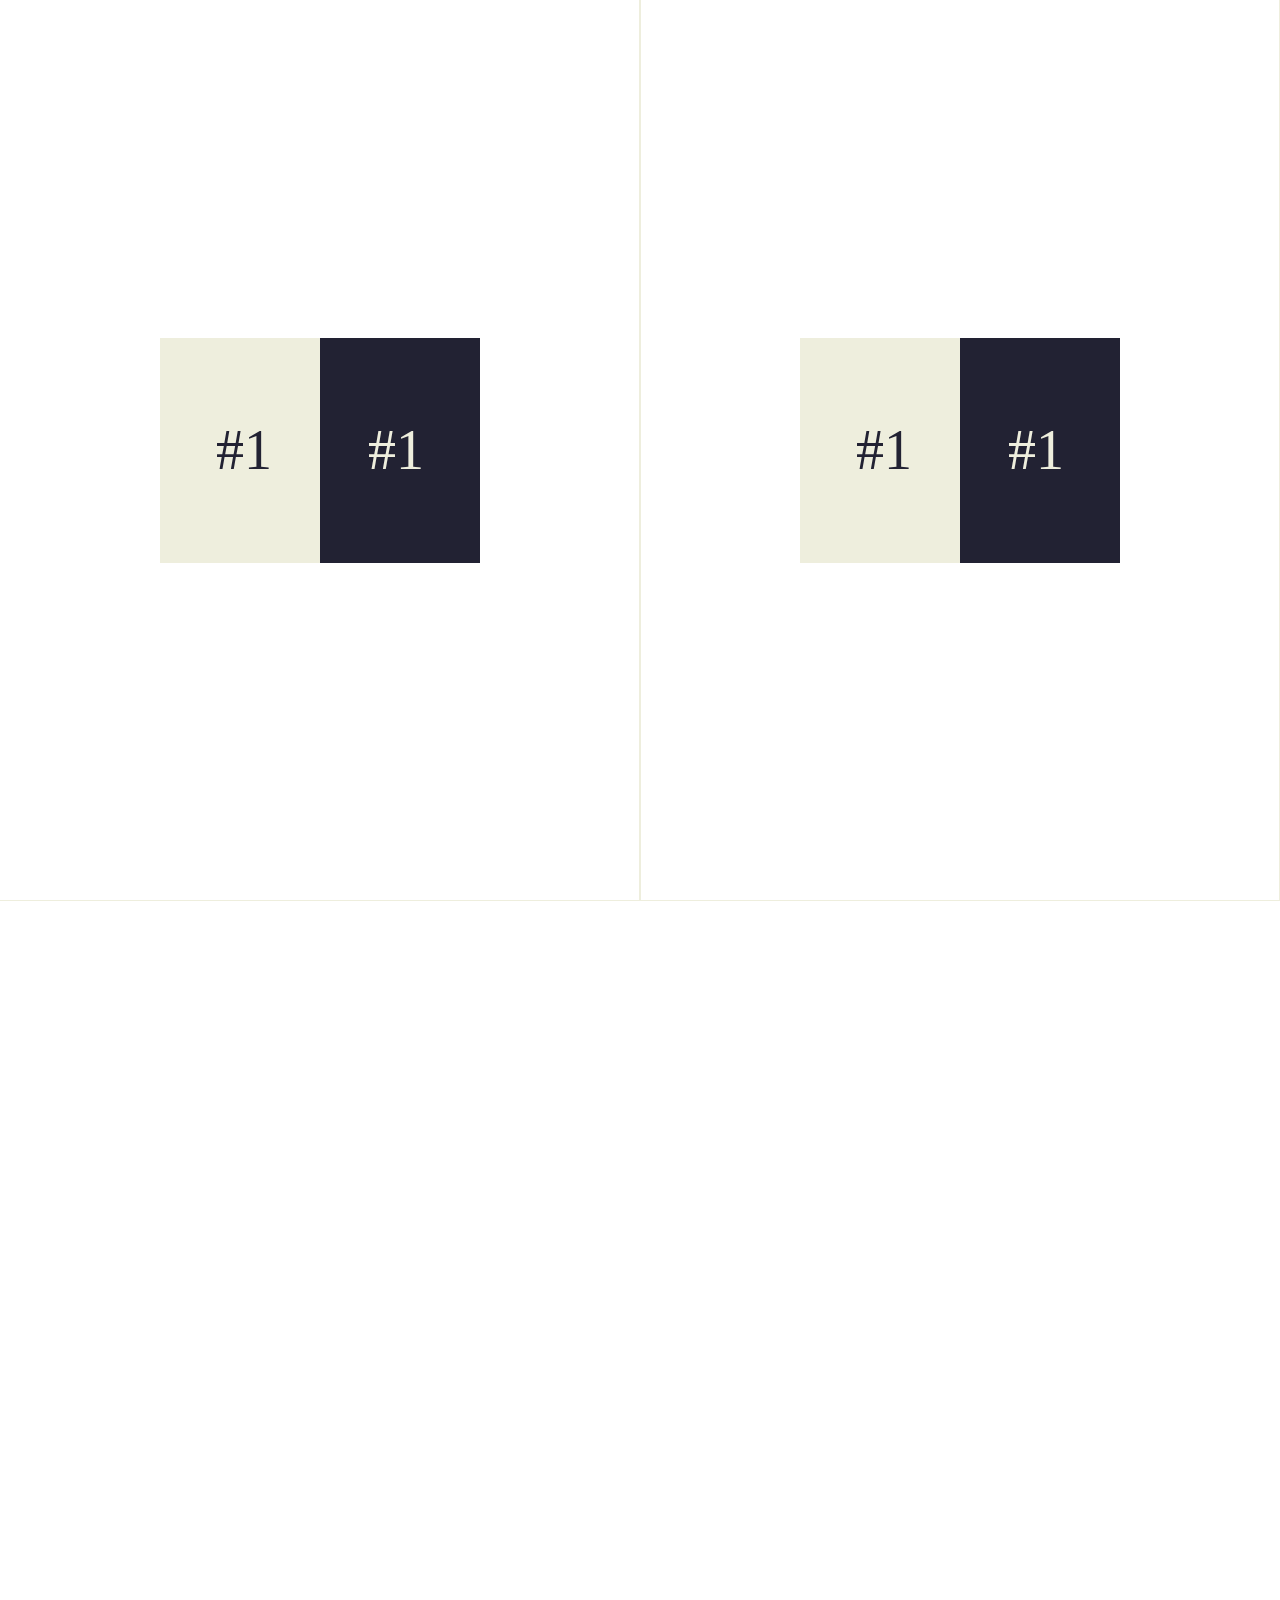
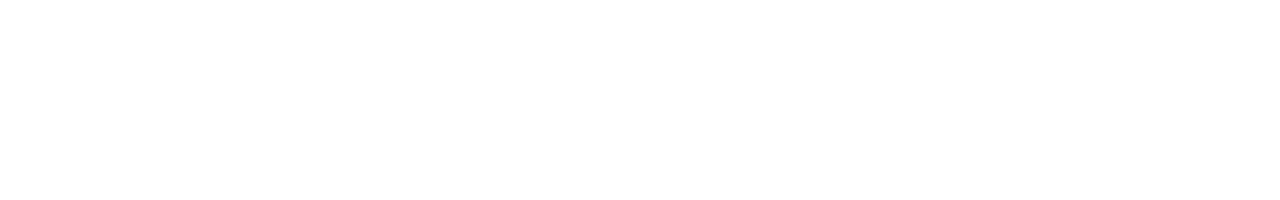
<file: rellax-master/tests/horizontal.html>
<!DOCTYPE html>
<html lang="en">
<head>
  <meta charset="UTF-8">
  <meta name="viewport" content="width=device-width, initial-scale=1.0">
  <meta http-equiv="X-UA-Compatible" content="IE=edge">
  <title></title>
  <style>
    html, body{
      color: #223;
      font-size: 21pt;
      margin: 0; padding: 0;
    }
    body
    {
      display: -webkit-box;  /* OLD - iOS 6-, Safari 3.1-6, BB7 */
      display: -ms-flexbox;  /* TWEENER - IE 10 */
      display: -webkit-flex; /* NEW - Safari 6.1+. iOS 7.1+, BB10 */
      display: flex;         /* NEW, Spec - Firefox, Chrome, Opera */
      width: 400vw;
    }
    nav{
      font-size: 21pt;
      line-height: 1.5em;
      position: fixed;
      bottom: 0; left: 0;
    }
    nav a{ color: inherit; }

    section
    {
      width: 100vw;
      height: 200vh;
      -webkit-box-flex: 1;   /* OLD - iOS 6-, Safari 3.1-6 */
      -webkit-flex: 1;       /* Safari 6.1+. iOS 7.1+, BB10 */
      -ms-flex: 1;           /* IE 10 */
      flex: 1;               /* NEW, Spec - Firefox, Chrome */
    }

    .col{
      text-align: center;
      width: 50%;
      float: left;
      box-sizing: border-box;
    }

    h4{ text-align: center;}

    .container{
      outline: 1px solid #eed;
      font-size: 42pt;
      padding: 37.5vh 12.5vw;
    }
    .block{
      background: #223;
      color: #eed;
      line-height: 25vh;
      text-align: right;
      padding: 0 42pt;
      position: relative;
    }
    span{
      background: #eed;
      color: #223;
      line-height: 25vh;
      text-align: left;
      padding: 0 42pt;
      display: block;
      width: 50%;
      position: absolute;
      top: 0; left: 0;
      box-sizing: border-box;
    }
  </style>
</head>
<body>

<section>
  <div class="col">
    <div class="container"><div class="block">#1<span class="rellax" data-rellax-speed="2">#1</span></div></div>
  </div>
  <div class="col">
    <div class="container"><div class="block">#1<span class="rellax" data-rellax-speed="-2">#1</span></div></div>
  </div>
</section>


<section>
  <div class="col">
    <div class="container"><div class="block">#2<span class="rellax" data-rellax-speed="4">#2</span></div></div>
  </div>
  <div class="col">
    <div class="container"><div class="block">#2<span class="rellax" data-rellax-speed="-4">#2</span></div></div>
  </div>
</section>


<section>
  <div class="col">
    <div class="container"><div class="block">#3<span class="rellax" data-rellax-speed="6" data-rellax-percentage="0.5">#3</span></div></div>
  </div>
  <div class="col">
    <div class="container"><div class="block">#3<span class="rellax" data-rellax-speed="-6" data-rellax-percentage="0.5">#3</span></div></div>
  </div>
</section>


<section>
  <div class="col">
    <div class="container"><div class="block">#4<span class="rellax" data-rellax-speed="8" data-rellax-percentage="0.5">#4</span></div></div>
  </div>
  <div class="col">
    <div class="container"><div class="block">#4<span class="rellax" data-rellax-speed="-8" data-rellax-percentage="0.5">#4</span></div></div>
  </div>
</section>

<!-- Scripts -->
<script src="../rellax.js"></script>
<script>
  var rellax = new Rellax('.rellax', {horizontal: true, vertical: true});
</script>
</body>
</html>
</file>
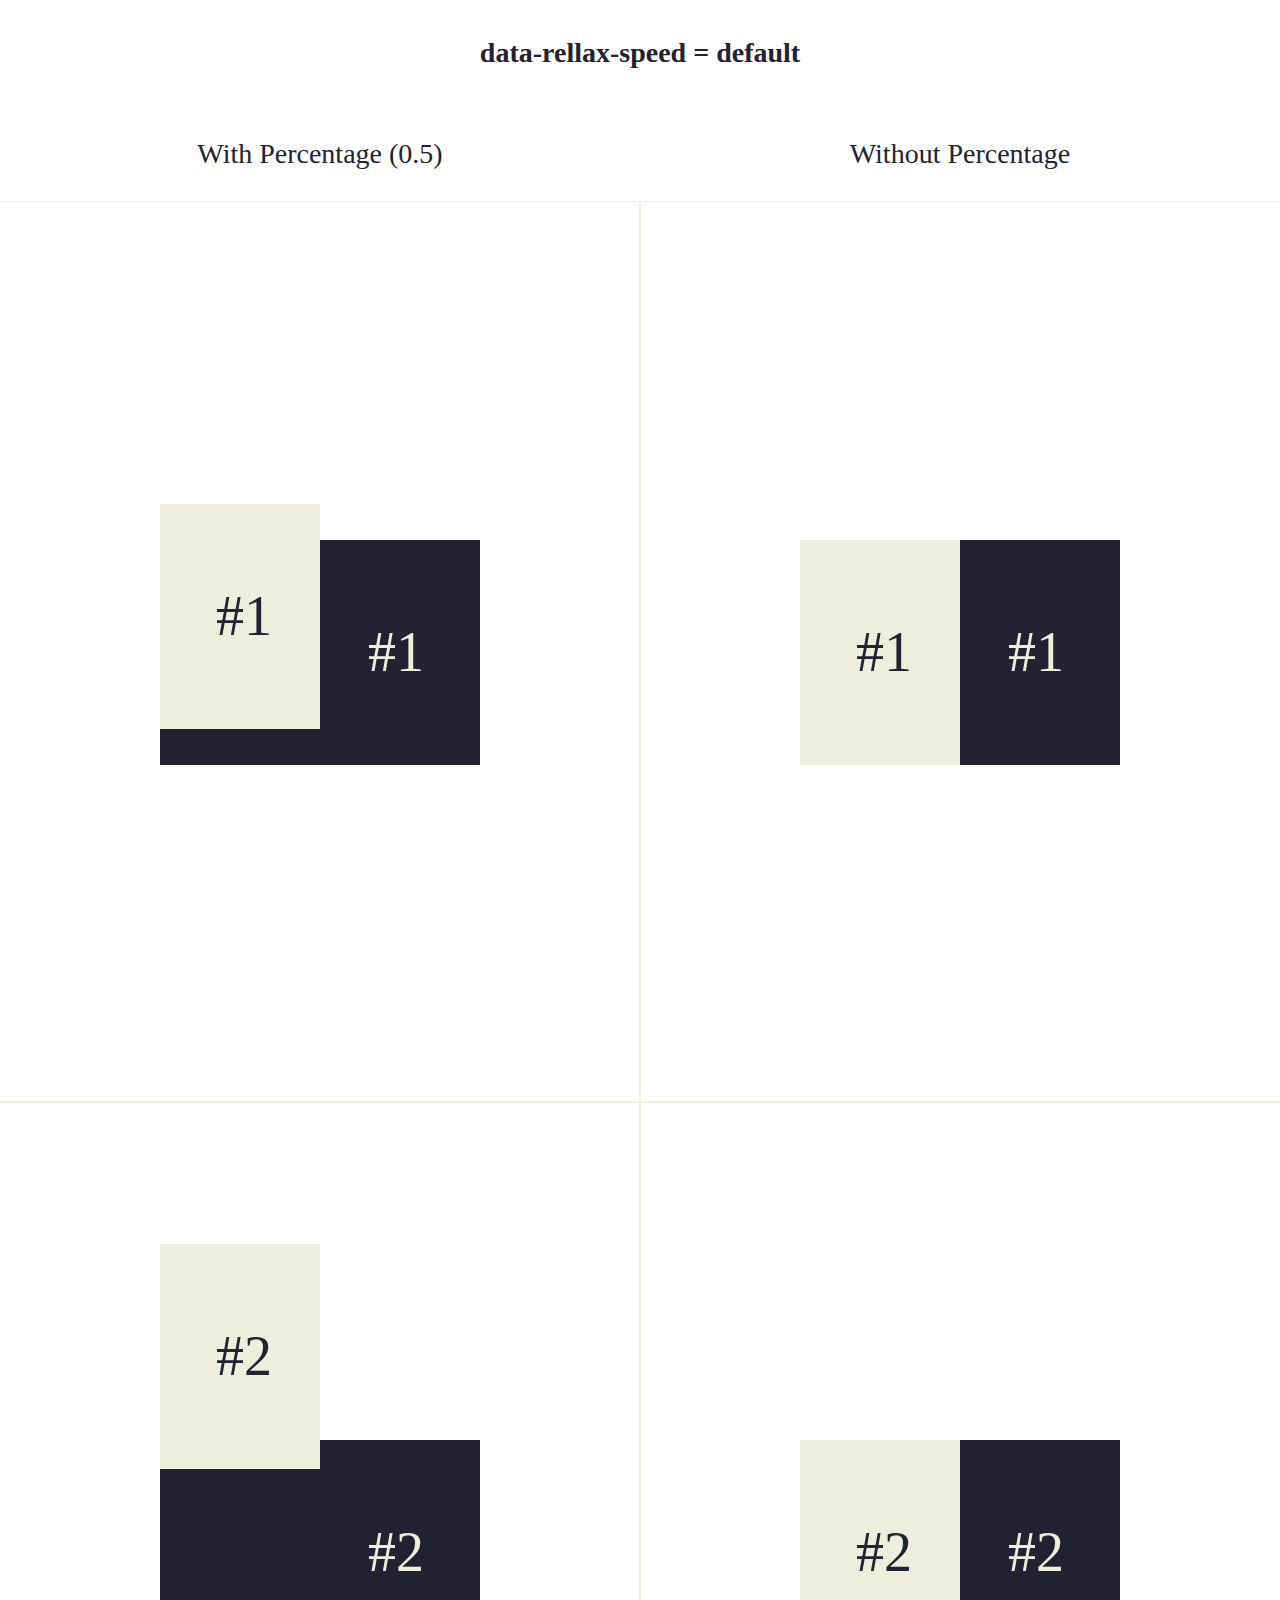
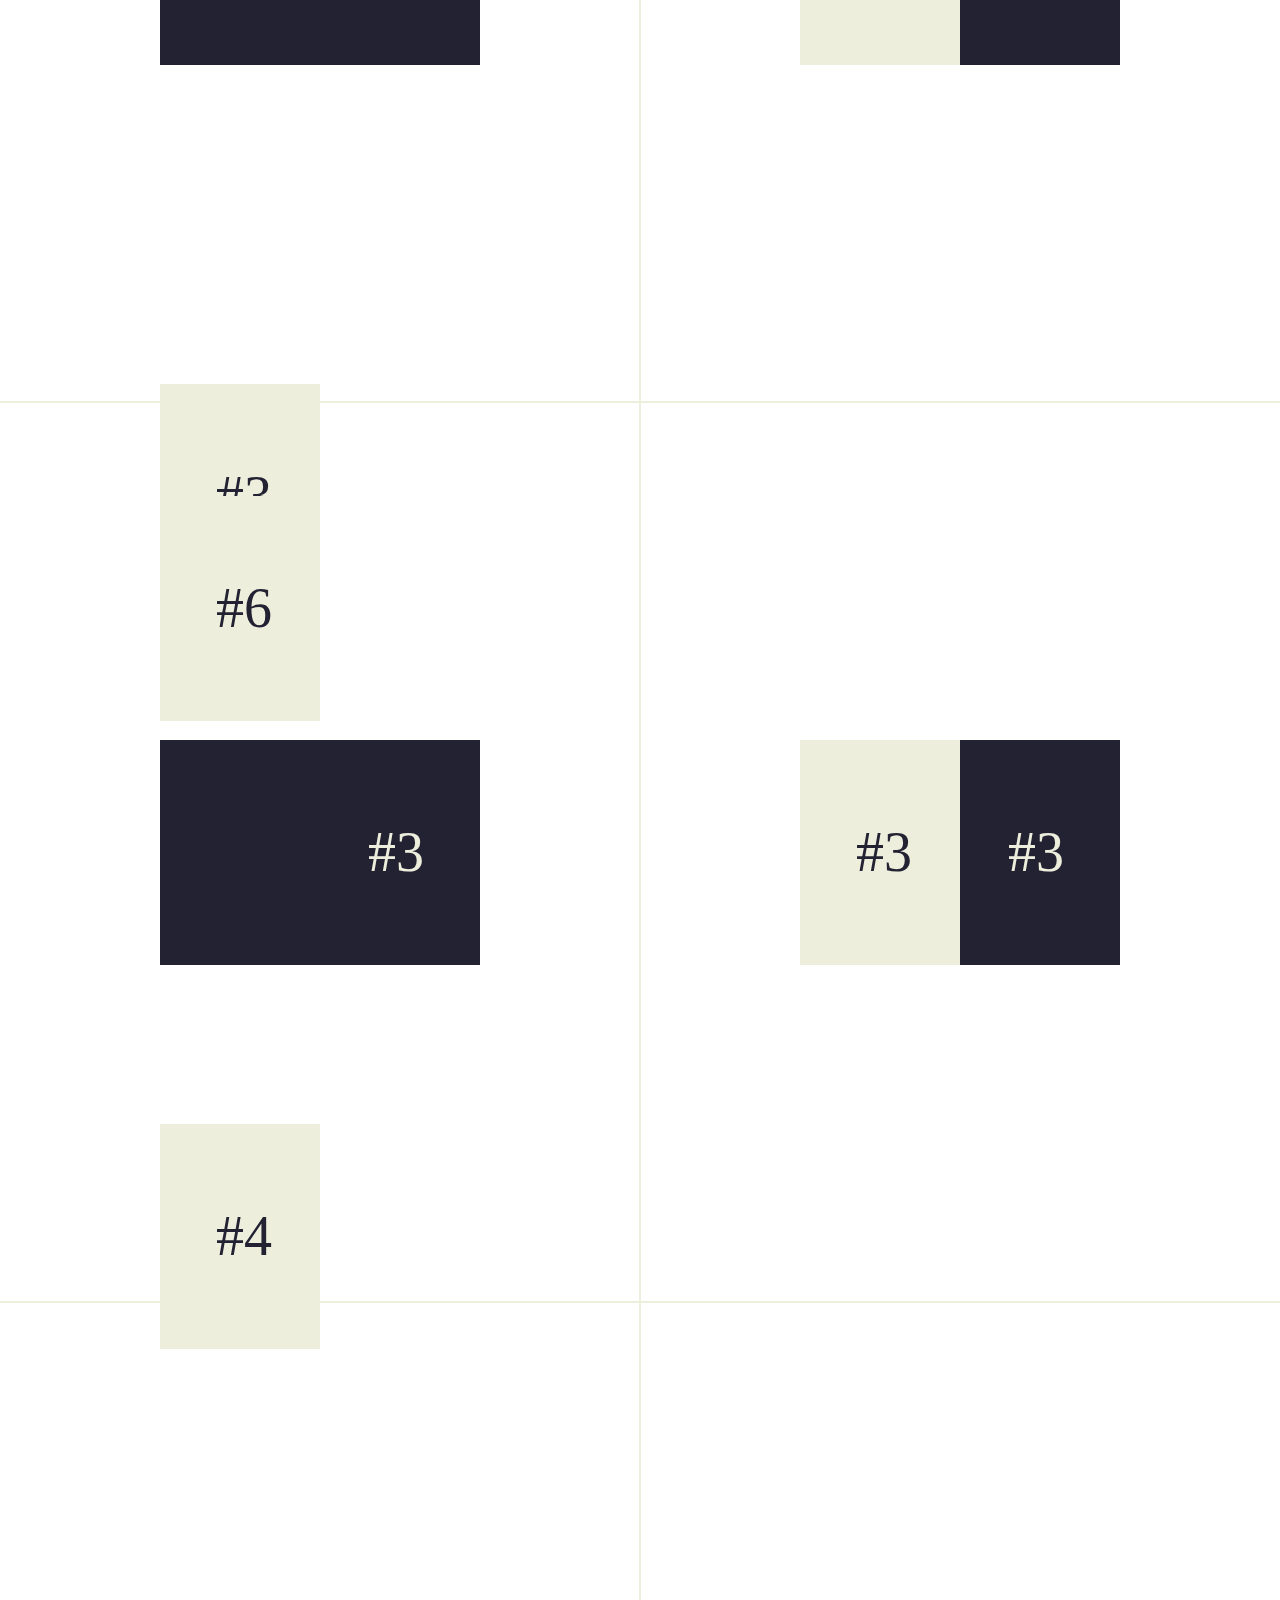
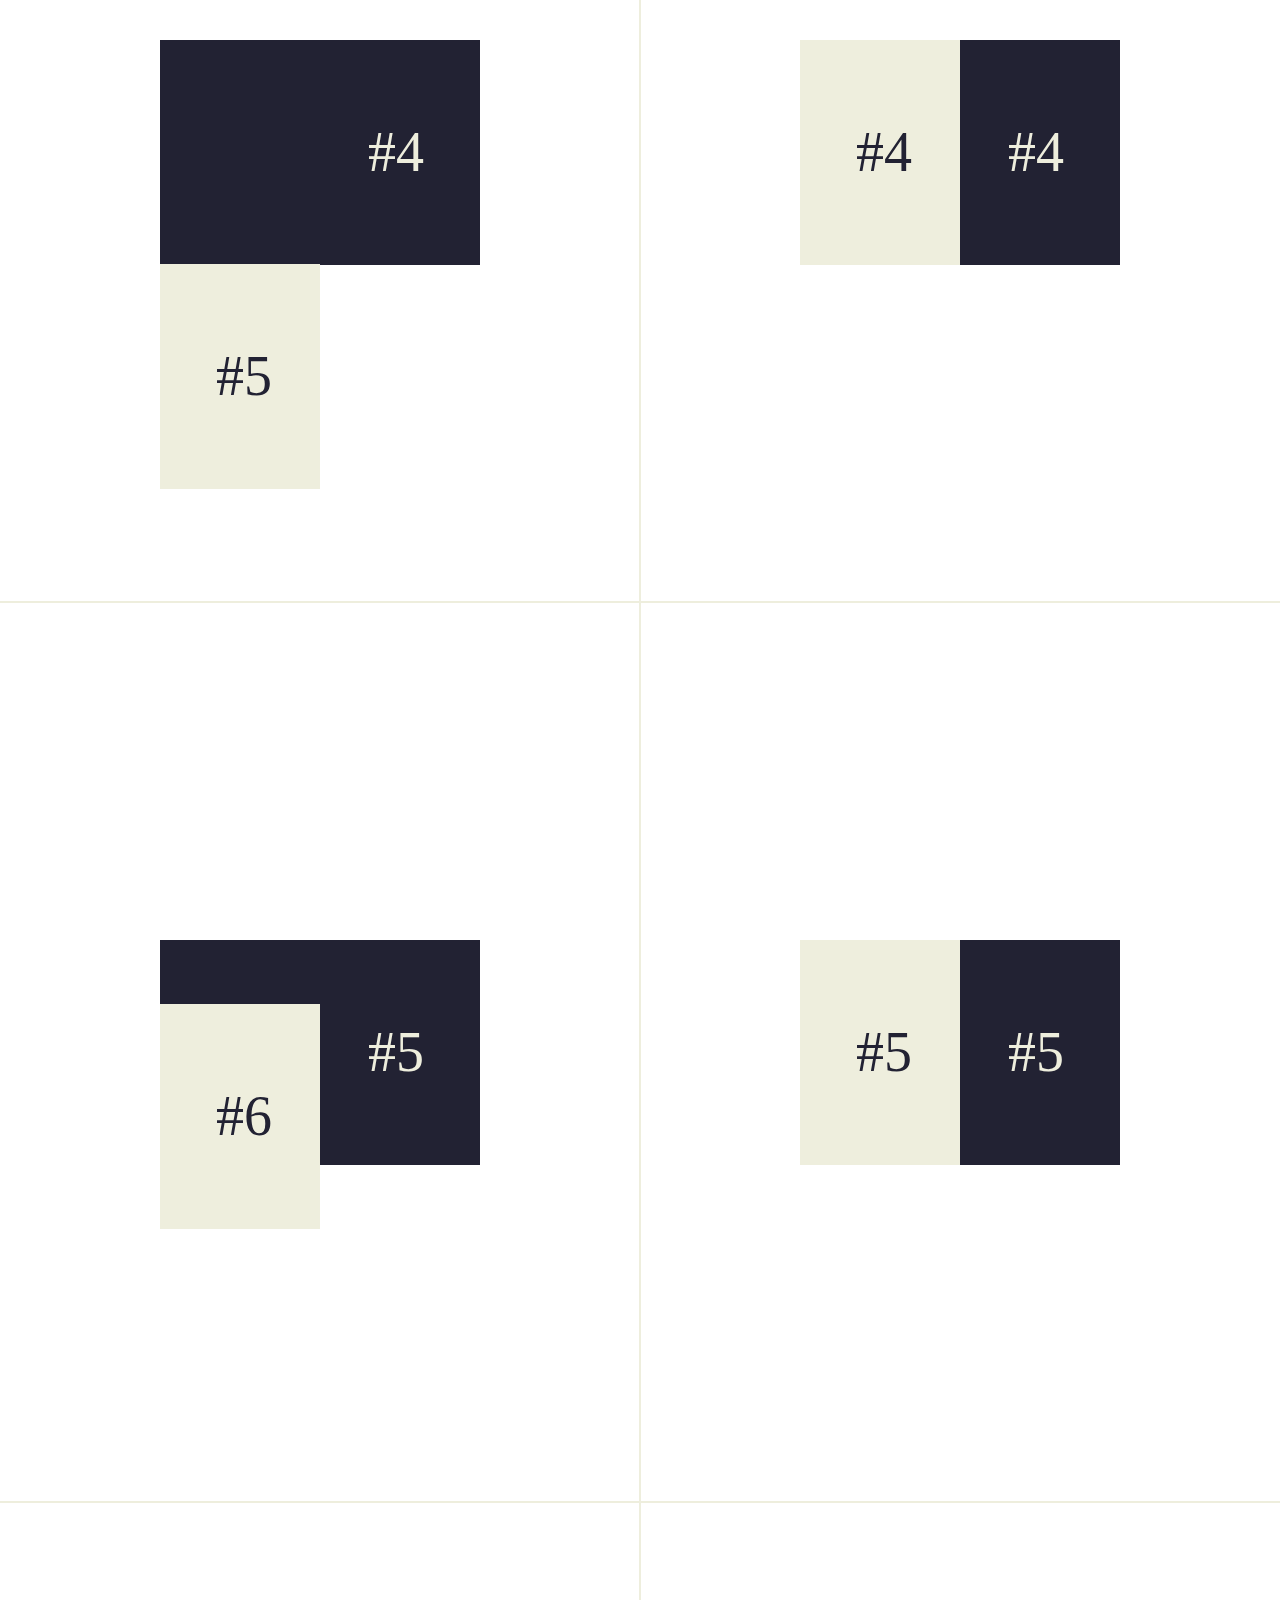
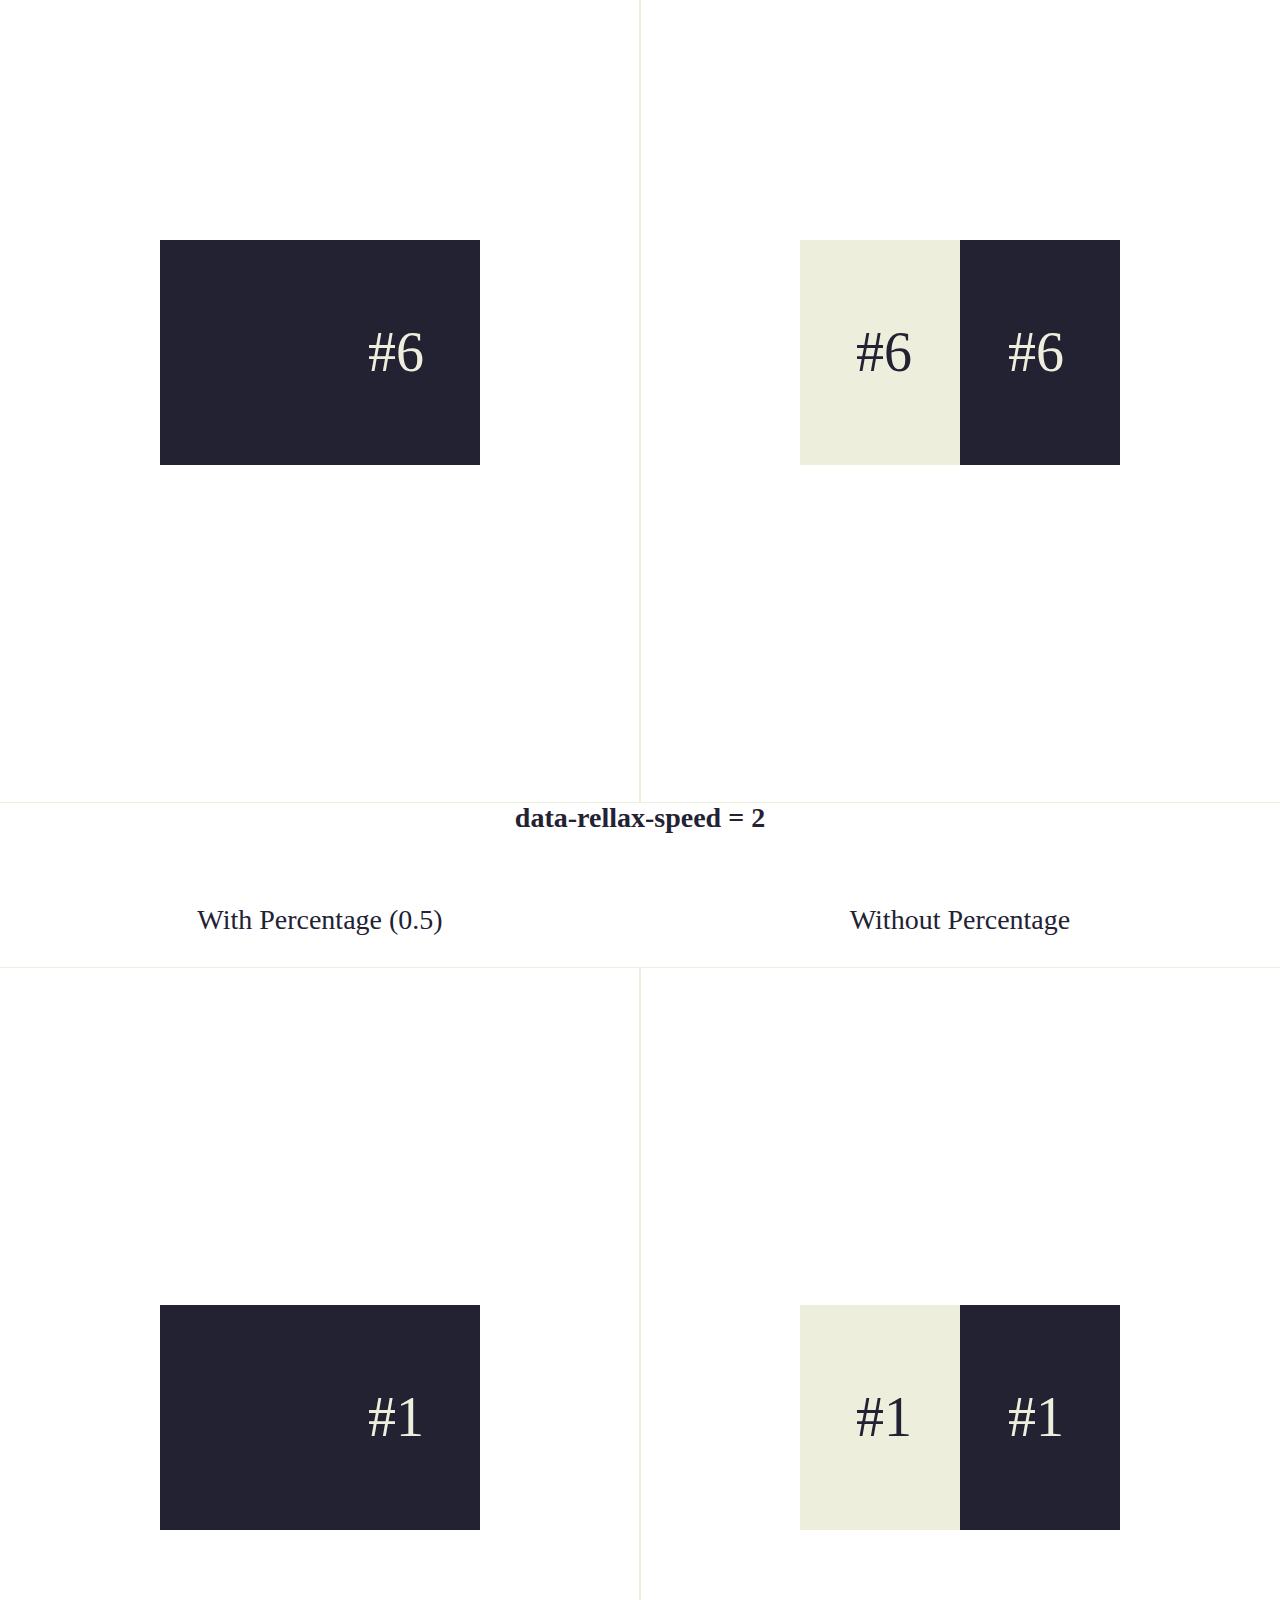
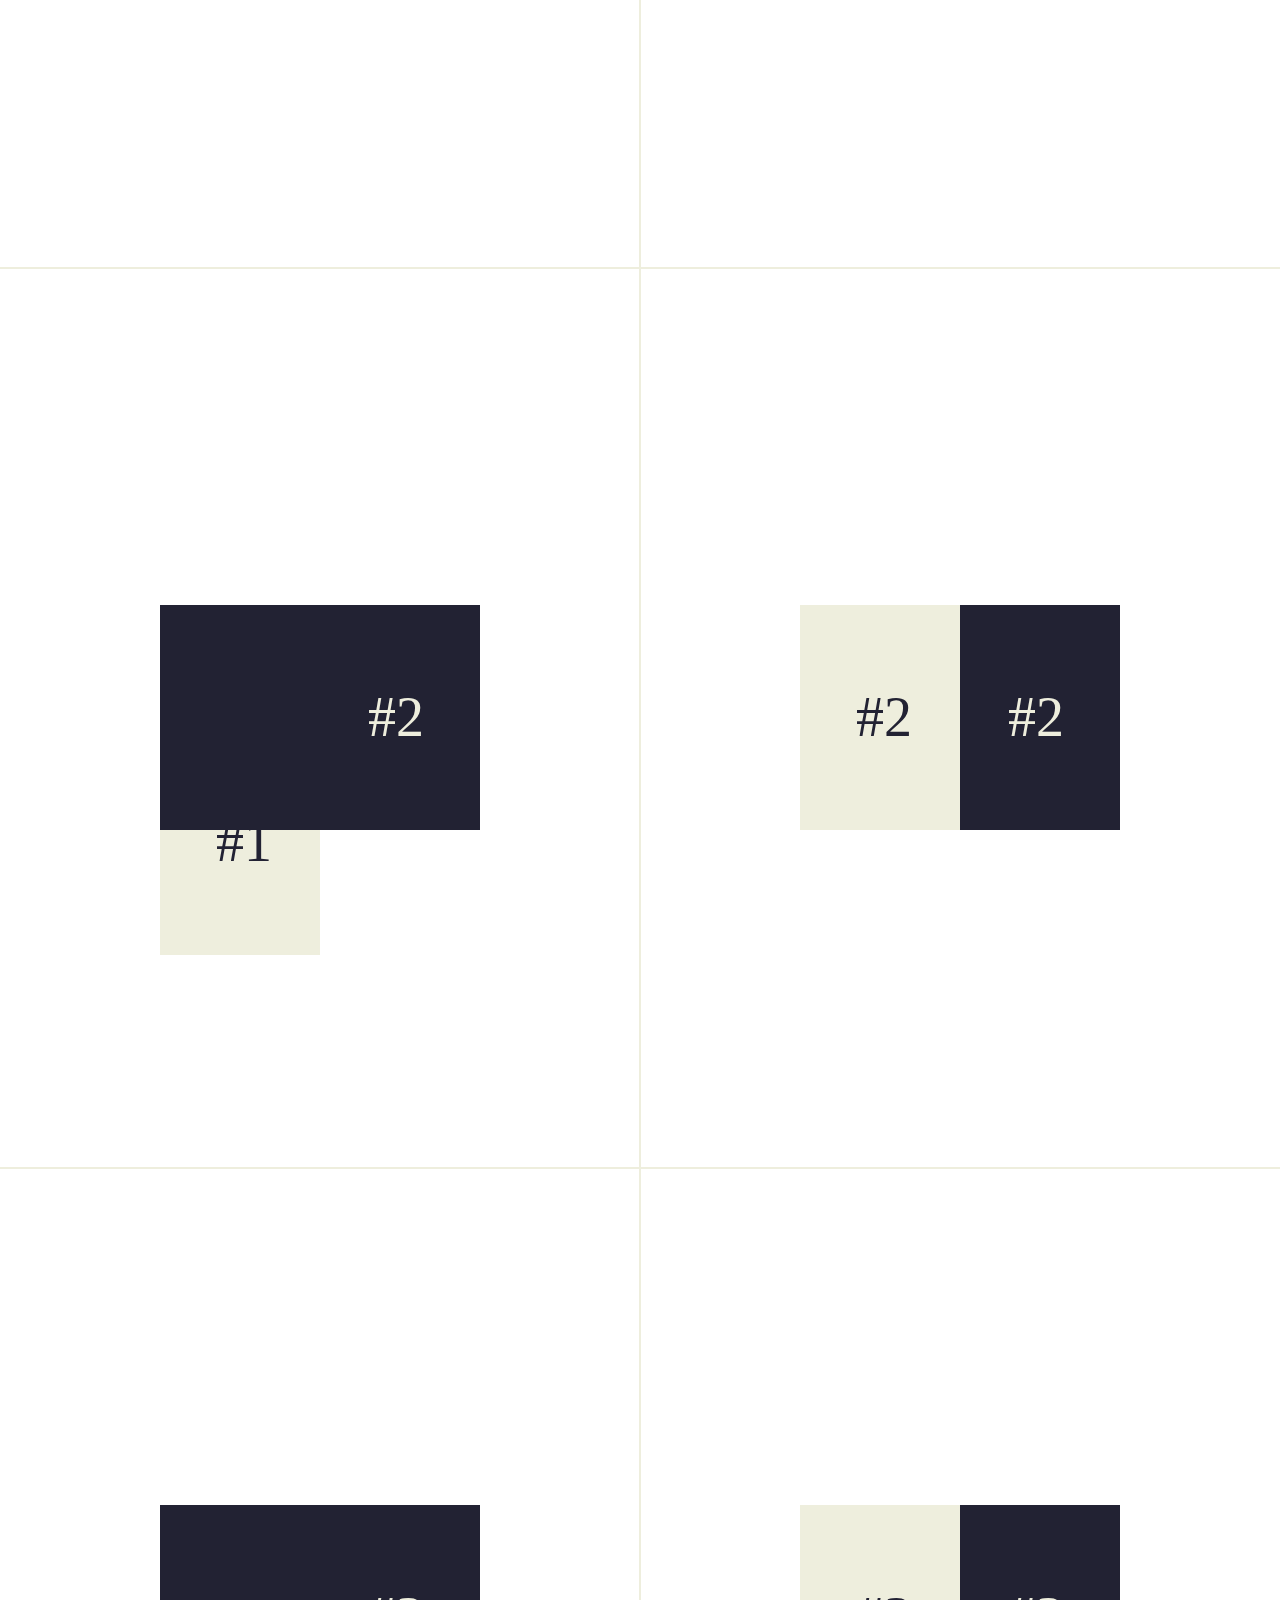
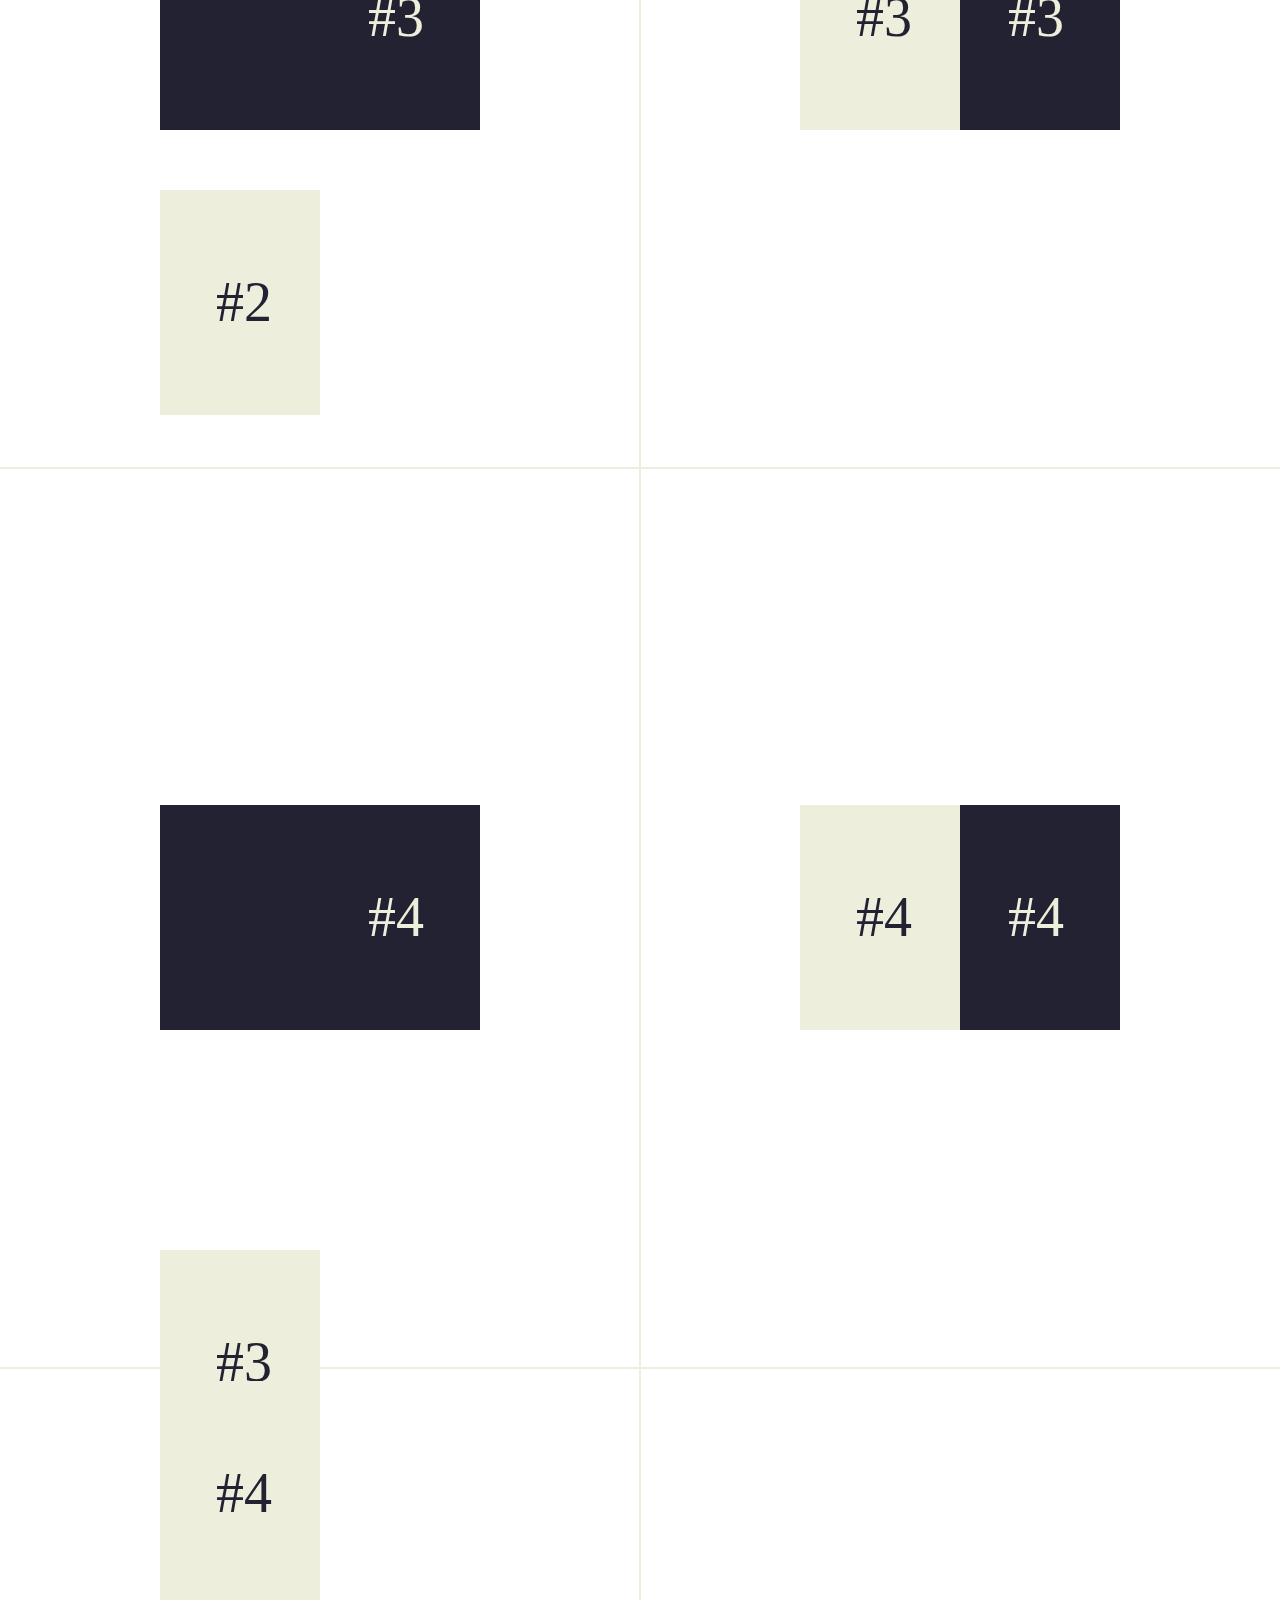
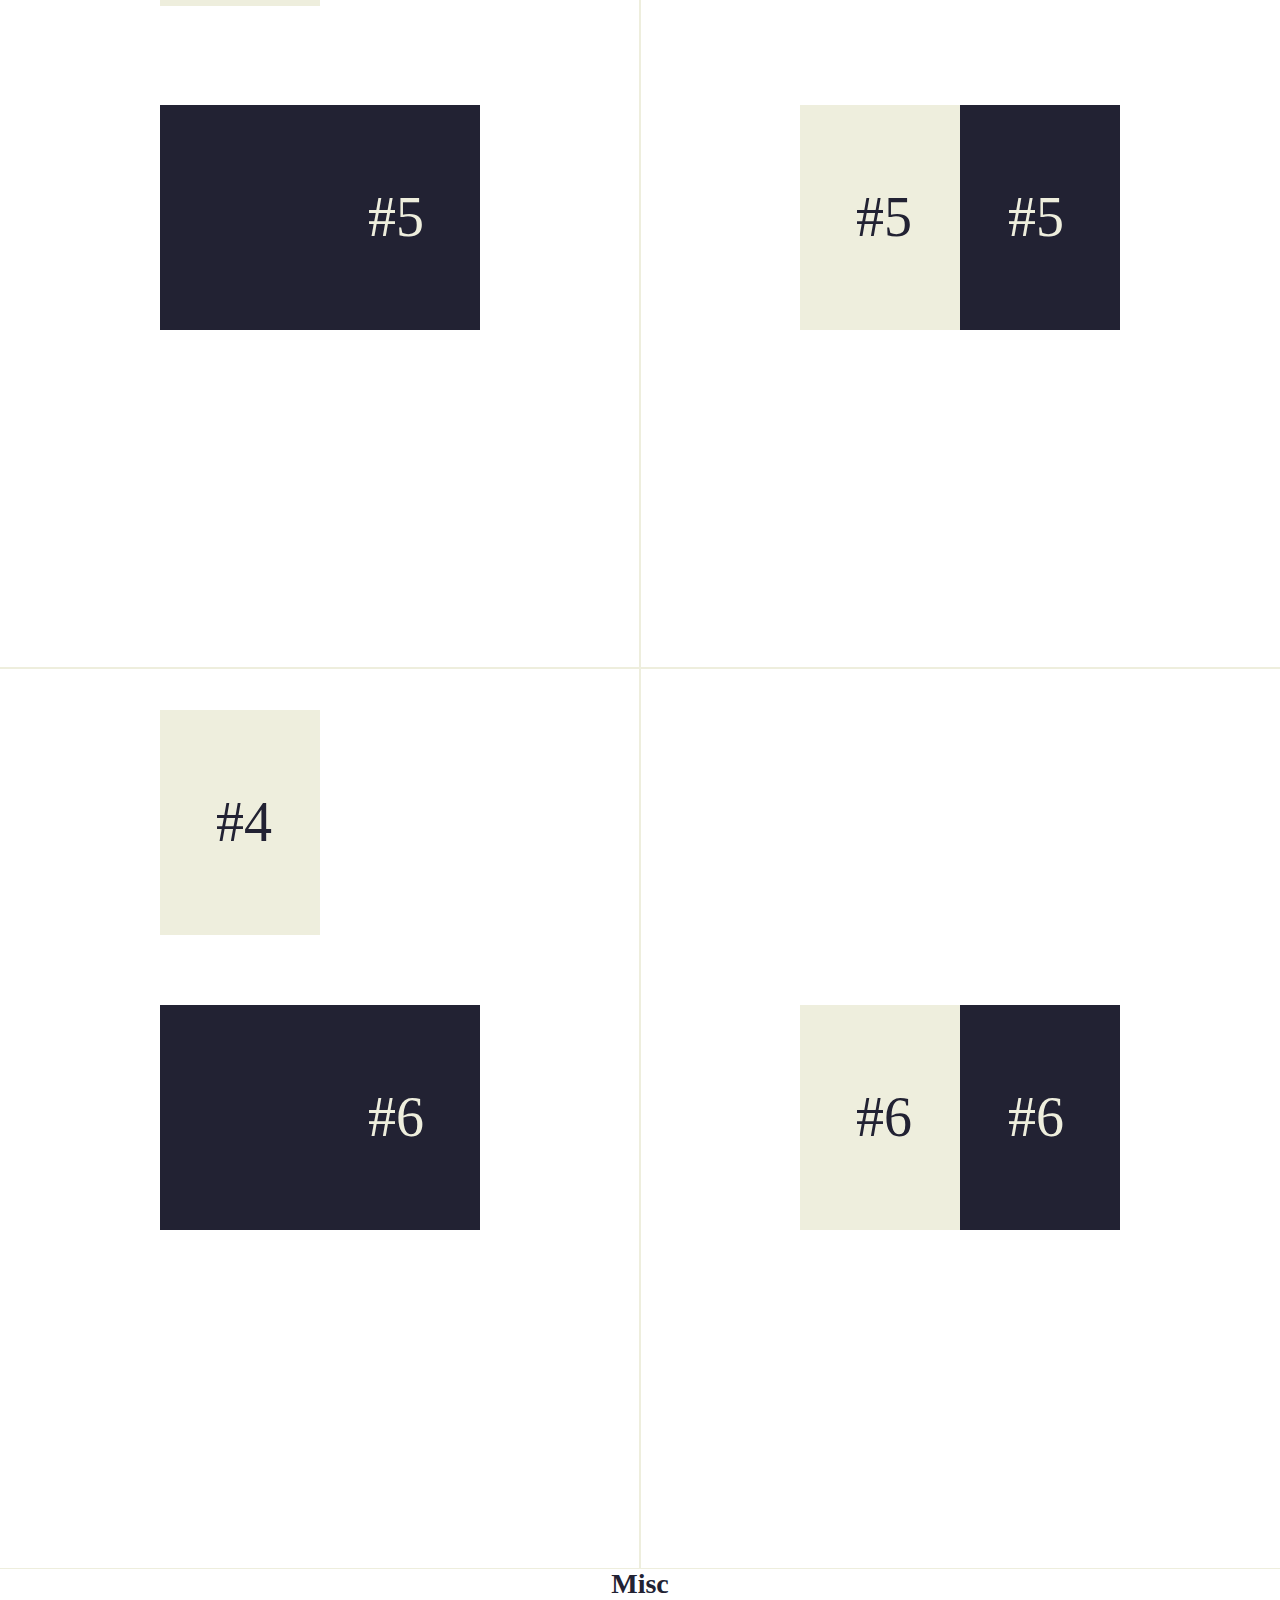
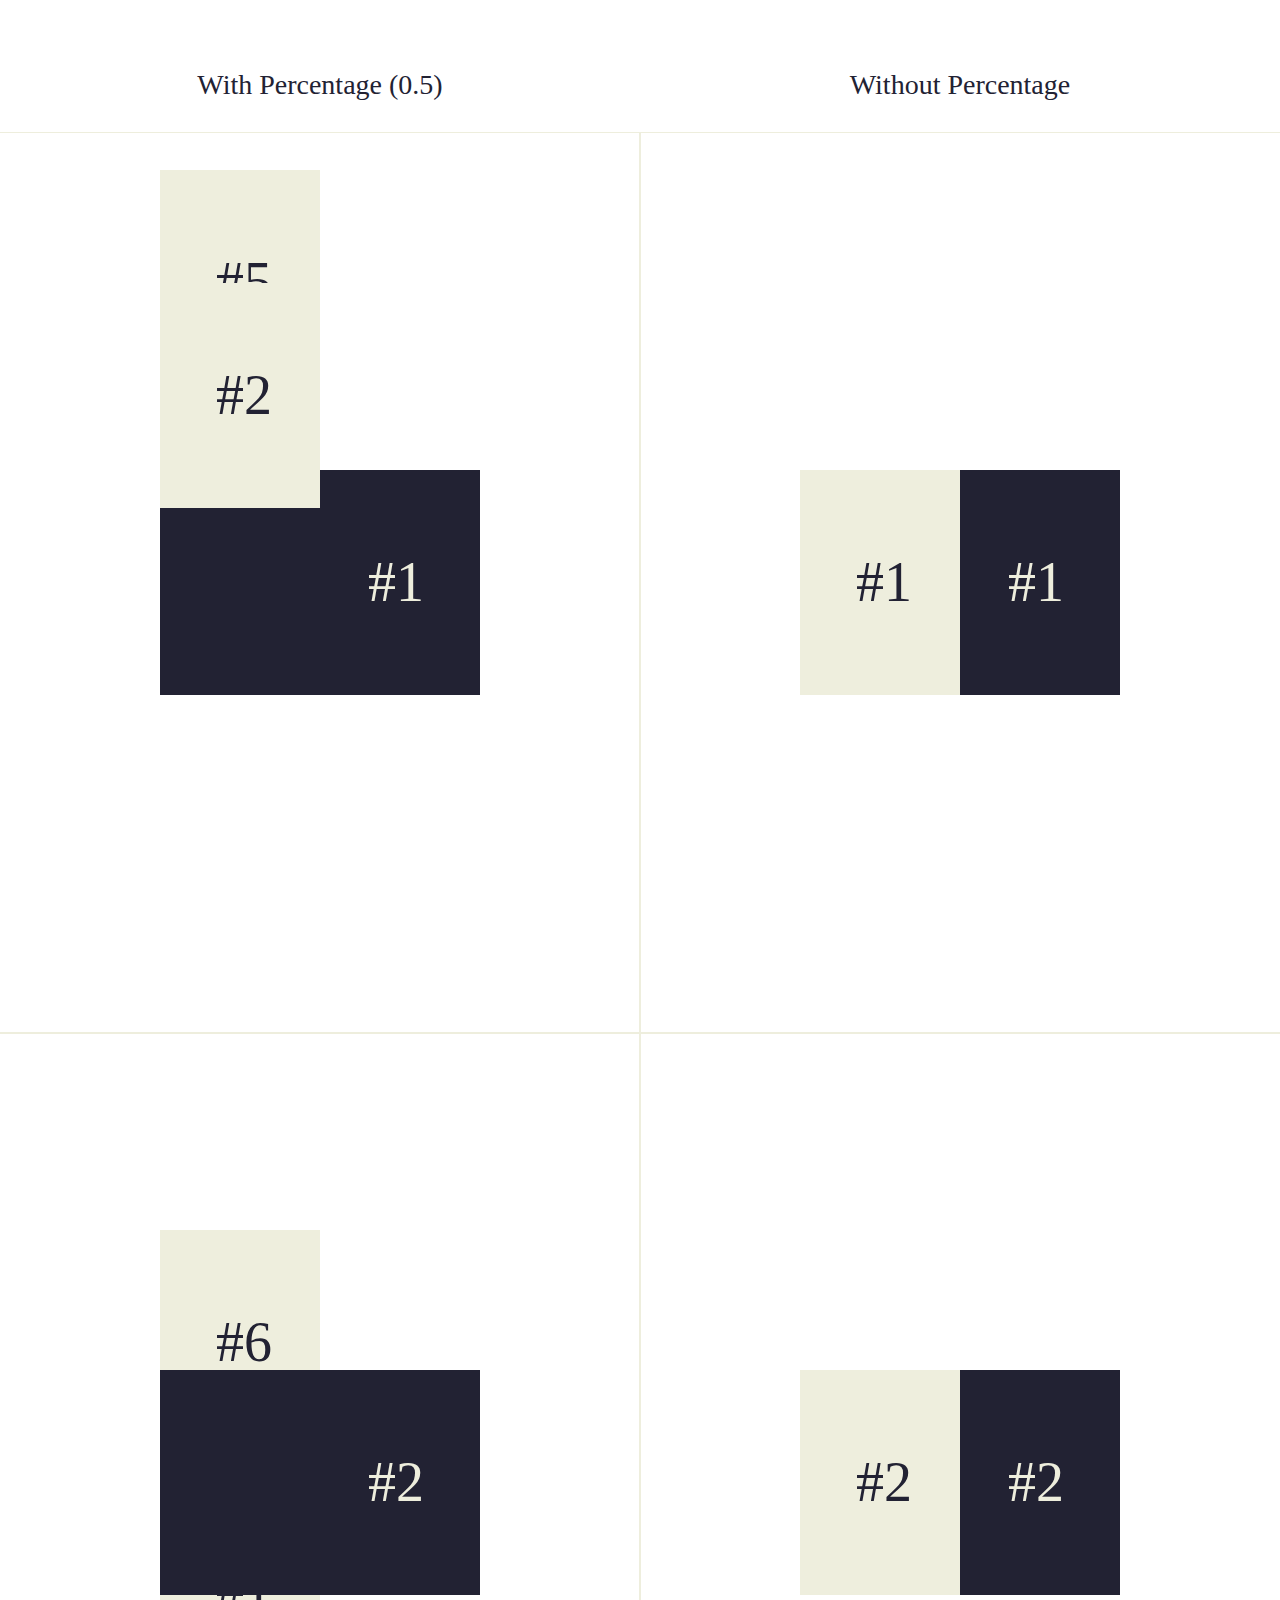
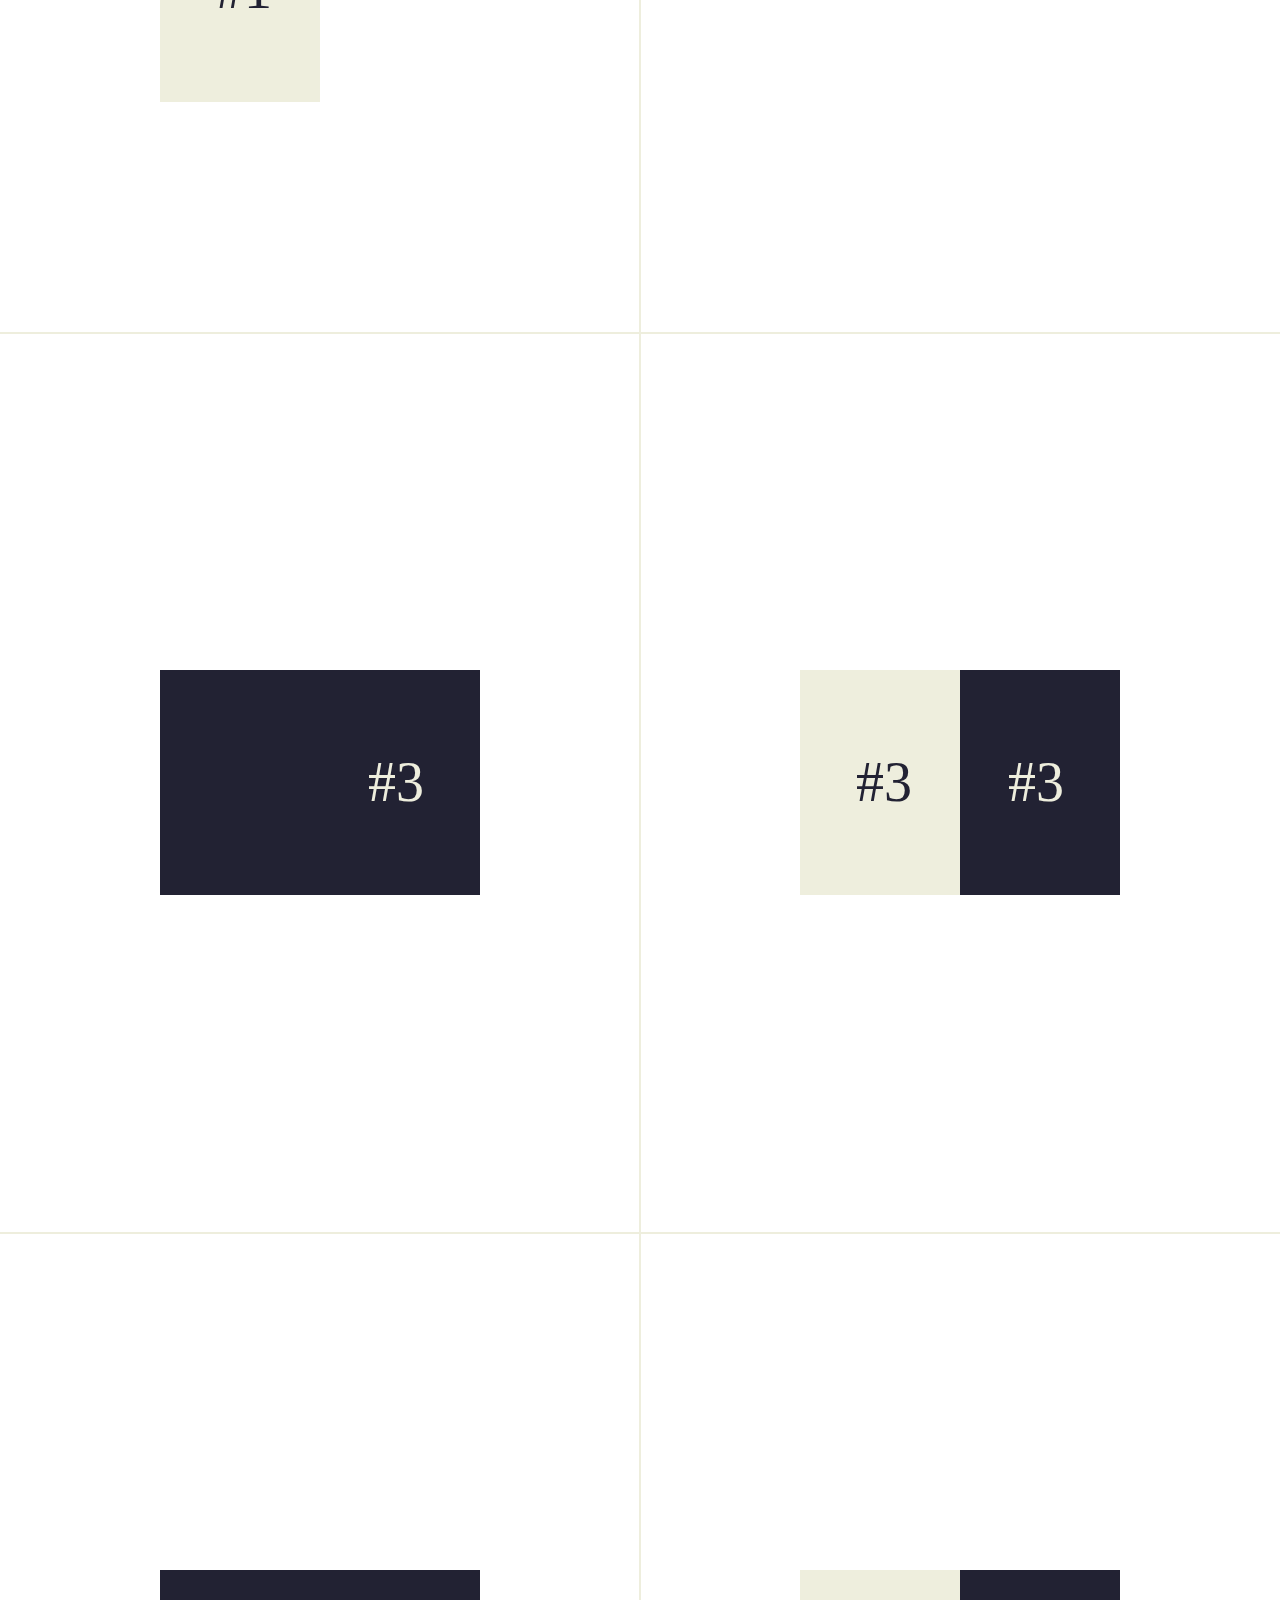
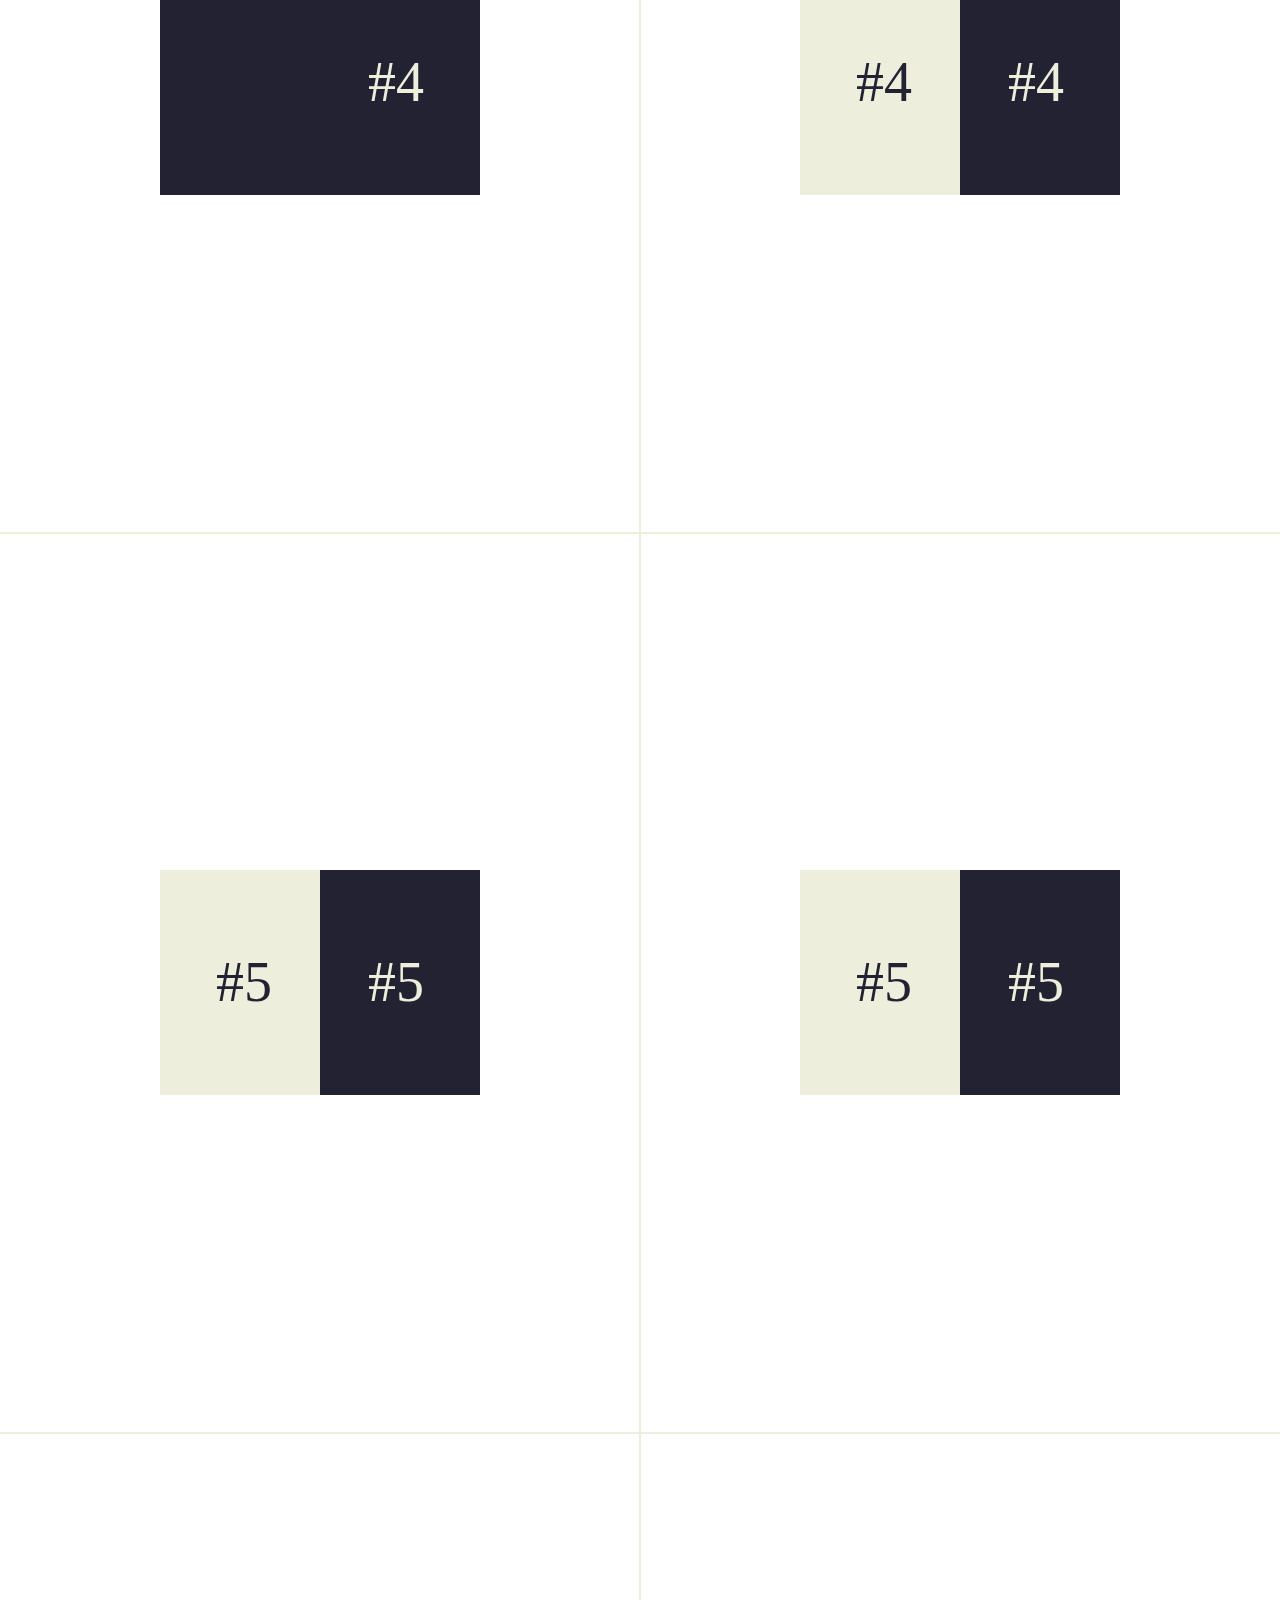
<file: rellax-master/tests/percentage.html>
<!DOCTYPE html>
<html lang="en">
<head>
	<meta charset="UTF-8">
	<meta name="viewport" content="width=device-width, initial-scale=1.0">
	<meta http-equiv="X-UA-Compatible" content="IE=edge">
	<title></title>
	<style>
		html, body{
			color: #223;
			font-size: 21pt;
			margin: 0; padding: 0;
		}
		nav{
			font-size: 21pt;
			line-height: 1.5em;
			position: fixed;
			bottom: 0; left: 0;
		}
		nav a{ color: inherit; }

		.col{
			text-align: center;
			width: 50%;
			float: left;
			box-sizing: border-box;
		}

		h4{ text-align: center;}

		.container{
			outline: 1px solid #eed;
			font-size: 42pt;
			padding: 37.5vh 12.5vw;
		}
		.block{
			background: #223;
			color: #eed;
			line-height: 25vh;
			text-align: right;
			padding: 0 42pt;
			position: relative;
		}
		span{
			background: #eed;
			color: #223;
			line-height: 25vh;
			text-align: left;
			padding: 0 42pt;
			display: block;
			width: 50%;
			position: absolute;
			top: 0; left: 0;
			box-sizing: border-box;
		}
	</style>
</head>
<body>
	<h4>data-rellax-speed = default</h4>
	<section>
		<div class="col">
			<br>With Percentage (0.5) <br><br>
			<div id="21" class="container"><div class="block">#1<span class="rellax" data-rellax-percentage="0.5">#1</span></div></div>
			<div id="22" class="container"><div class="block">#2<span class="rellax" data-rellax-percentage="0.5">#2</span></div></div>
			<div id="23" class="container"><div class="block">#3<span class="rellax" data-rellax-percentage="0.5">#3</span></div></div>
			<div id="24" class="container"><div class="block">#4<span class="rellax" data-rellax-percentage="0.5">#4</span></div></div>
			<div id="25" class="container"><div class="block">#5<span class="rellax" data-rellax-percentage="0.5">#5</span></div></div>
			<div id="26" class="container"><div class="block">#6<span class="rellax" data-rellax-percentage="0.5">#6</span></div></div>
		</div>
		<div class="col">
			<br>Without Percentage <br><br>
			<div id="21" class="container"><div class="block">#1<span class="rellax">#1</span></div></div>
			<div id="22" class="container"><div class="block">#2<span class="rellax">#2</span></div></div>
			<div id="23" class="container"><div class="block">#3<span class="rellax">#3</span></div></div>
			<div id="24" class="container"><div class="block">#4<span class="rellax">#4</span></div></div>
			<div id="25" class="container"><div class="block">#5<span class="rellax">#5</span></div></div>
			<div id="26" class="container"><div class="block">#6<span class="rellax">#6</span></div></div>
		</div>
	</section>

	<!-- /// -->
	<h4>data-rellax-speed = 2</h4>
	<section>
		<div class="col">
			<br>With Percentage (0.5) <br><br>
			<div class="container"><div class="block">#1<span class="rellax" data-rellax-speed="2" data-rellax-percentage="0.5">#1</span></div></div>
			<div class="container"><div class="block">#2<span class="rellax" data-rellax-speed="2" data-rellax-percentage="0.5">#2</span></div></div>
			<div class="container"><div class="block">#3<span class="rellax" data-rellax-speed="2" data-rellax-percentage="0.5">#3</span></div></div>
			<div class="container"><div class="block">#4<span class="rellax" data-rellax-speed="2" data-rellax-percentage="0.5">#4</span></div></div>
			<div class="container"><div class="block">#5<span class="rellax" data-rellax-speed="2" data-rellax-percentage="0.5">#5</span></div></div>
			<div class="container"><div class="block">#6<span class="rellax" data-rellax-speed="2" data-rellax-percentage="0.5">#6</span></div></div>
		</div>
		<div class="col">
			<br>Without Percentage <br><br>
			<div class="container"><div class="block">#1<span class="rellax" data-rellax-speed="2">#1</span></div></div>
			<div class="container"><div class="block">#2<span class="rellax" data-rellax-speed="2">#2</span></div></div>
			<div class="container"><div class="block">#3<span class="rellax" data-rellax-speed="2">#3</span></div></div>
			<div class="container"><div class="block">#4<span class="rellax" data-rellax-speed="2">#4</span></div></div>
			<div class="container"><div class="block">#5<span class="rellax" data-rellax-speed="2">#5</span></div></div>
			<div class="container"><div class="block">#6<span class="rellax" data-rellax-speed="2">#6</span></div></div>
		</div>
	</section>

	<!-- /// -->
	<h4>Misc</h4>
	<section>
		<div class="col">
			<br>With Percentage (0.5) <br><br>
			<div class="container"><div class="block">#1<span class="rellax" data-rellax-speed="1" data-rellax-percentage="0.5">#1</span></div></div>
			<div class="container"><div class="block">#2<span class="rellax" data-rellax-speed="-1" data-rellax-percentage="0.5">#2</span></div></div>
			<div class="container"><div class="block">#3<span class="rellax" data-rellax-speed="4" data-rellax-percentage="0.5">#3</span></div></div>
			<div class="container"><div class="block">#4<span class="rellax" data-rellax-speed="-4" data-rellax-percentage="0.5">#4</span></div></div>
			<div class="container"><div class="block">#5<span class="rellax" data-rellax-speed="0" data-rellax-percentage="0.5">#5</span></div></div>
			<div class="container"><div class="block">#6<span class="rellax" data-rellax-speed="-10" data-rellax-percentage="0.5">#6</span></div></div>
		</div>
		<div class="col">
			<br>Without Percentage <br><br>
			<div class="container"><div class="block">#1<span class="rellax" data-rellax-speed="1">#1</span></div></div>
			<div class="container"><div class="block">#2<span class="rellax" data-rellax-speed="-1">#2</span></div></div>
			<div class="container"><div class="block">#3<span class="rellax" data-rellax-speed="0">#3</span></div></div>
			<div class="container"><div class="block">#4<span class="rellax" data-rellax-speed="0">#4</span></div></div>
			<div class="container"><div class="block">#5<span class="rellax" data-rellax-speed="0">#5</span></div></div>
			<div class="container"><div class="block">#6<span class="rellax" data-rellax-speed="0">#6</span></div></div>
		</div>
	</section>

	<!-- Scripts -->
	<script src="../rellax.js"></script>
	<script>
		var rellax = new Rellax();
	</script>
</body>
</html>
</file>
<file: style.css>
.Main {

   
    

}
</file>
<file: rellax-master/css/main.css>
html,
body {
  margin: 0;
  padding: 0;
  font-family: "Source Sans Pro", sans-serif;
  text-rendering: optimizeLegibility;
  color: #222;
  /* overflow-x: hidden; */
}
h4 {
  font-size: 22px;
  margin-bottom: 28px;
}
p {
  font-size: 22px;
}
a,
a:active {
  text-decoration: none;
  color: #5000f1;
}

header h2 {
  font-size: 15px;
  font-weight: 900;
  letter-spacing: 0.15em;
  margin-top: 70px;
}
header a h2 {
  color: #222;
}
header a h2 span {
  transition: all 400ms cubic-bezier(0.68, -0.1, 0.265, 1.55);
}
header a:hover h2 span {
  color: #fff;
  margin-left: 10px;
}
header .white-block {
  margin-top: 20px;
  width: 46px;
  height: 6px;
  background: #fff;
}

header .title {
  margin-top: 80px;
}
header h1 {
  font-size: 96px;
  font-weight: 900;
  letter-spacing: 0.12em;
  margin: 0;
  margin-left: -6px;
}
header h1 span {
  display: inline-block;
  font-size: 20px;
  margin-top: 18px;
  vertical-align: top;
  letter-spacing: 0;
}
header .title a {
  display: inline-block;
  margin-top: 6px;
  margin-right: -70px;
  background: #222;
  padding: 26px 80px;
  color: #fff;
  border-radius: 12px;
  font-size: 26px;
  letter-spacing: 0.2em;
  transition: all 300ms cubic-bezier(0.68, -0.1, 0.265, 1.55);
}
header .title a:hover {
  margin-top: 12px;
  margin-right: -80px;
  padding: 20px 90px;
}
header h3 {
  font-size: 21px;
}

/*----------------------------------
  Background Grid
------------------------------------*/

.grid {
  position: fixed;
  width: 100%;
}
.grid-line {
  height: 100vh;
  border-left: 1px solid #ccc;
}

.fixed-top {
  position: absolute;
  width: 600px;
  height: 600px;
  background: #00f1c9;
  border-radius: 12px;
  z-index: -1;
  margin-top: -220px;
  margin-left: 100px;
}

/*----------------------------------
  Main
------------------------------------*/

/* .main {
  /* overflow: hidden; */

.section {
  position: relative;
}
section.san-francisco {
  margin-top: 100px;
}

.absolute {
  position: absolute;
  width: 100%;
  height: auto;
  margin-top: 100px;
}
.absolute.above {
  z-index: 2;
}
.absolute h2 {
  font-size: 140px;
  font-weight: 900;
  letter-spacing: -0.04em;
  color: #f0f0f0;
  z-index: -1;
}
.lg-green {
  width: 160px;
  height: 160px;
  background: #00f1c9;
  border-radius: 12px;
  margin-left: -80px;
  margin-top: 200px;
}
.sm-green {
  width: 60px;
  height: 60px;
  background: #00f1c9;
  border-radius: 12px;
  margin-left: -30px;
  margin-top: 400px;
}
.sm-purple {
  width: 60px;
  height: 60px;
  background: #5000f1;
  border-radius: 12px;
  margin-left: -30px;
  margin-top: 400px;
}
.xs-green {
  width: 60px;
  height: 60px;
  background: #00f1c9;
  border-radius: 12px;
  margin-left: -30px;
  margin-top: 400px;
}
.md-green {
  width: 120px;
  height: 120px;
  background: #00f1c9;
  border-radius: 12px;
  margin-left: -60px;
  margin-top: 10px;
}
.lg-purple {
  width: 80px;
  height: 80px;
  background: #5000f1;
  border-radius: 12px;
  margin-left: 57px;
  margin-top: 60px;
}

.date {
  margin-top: 400px;
  font-size: 48px;
  font-weight: 600;
  color: #5000f1;
}
.temp {
  margin-top: 200px;
  font-size: 280px;
  font-weight: 900;
  letter-spacing: -0.07em;
  color: #5000f1;
}

.text-editor {
  background: #222;
  padding: 60px 50px;
  border-radius: 12px;
}
code {
  text-align: left;
  padding: 0;
  font-size: 22px;
  background: none;
  border-radius: 0;
  color: #00f1c9;
}

.md-facebook {
  width: 60px;
  height: 60px;
  background: #5000f1;
  border-radius: 12px;
  margin-left: 68px;
  margin-top: 600px;
}
.md-twitter {
  width: 120px;
  height: 120px;
  background: #00f1c9;
  border-radius: 12px;
  margin-left: -60px;
  margin-top: 60px;
}
.md-dixonandmoe {
  width: 120px;
  height: 120px;
  background: #5000f1;
  border-radius: 12px;
  margin-left: -60px;
  margin-top: 760px;
}
.bt-green {
  width: 60px;
  height: 60px;
  background: #00f1c9;
  border-radius: 12px;
  margin-left: -30px;
  margin-top: 700px;
}
.bt-purple {
  width: 80px;
  height: 80px;
  background: #5000f1;
  border-radius: 12px;
  margin-left: 57px;
  margin-top: 600px;
}

.share {
  position: relative;
  top: 200px;
}
.share a {
  font-size: 34px;
}
.share a span {
  transition: all 400ms cubic-bezier(0.68, -0.1, 0.265, 1.55);
}
.share a:hover span {
  margin-left: 10px;
}

a.dam,
a.dam:hover,
a.dam:active,
a.dam:visited {
  color: #222;
}

span.comment {
  color: rgba(255, 255, 255, 0.4);
}
span.purple {
  color: #5000f1;
}
span.green {
  color: #a0f100;
}
span.white {
  color: #fff;
}
span.orange {
  color: orange;
}

/* -------------------------------------------------------------------------- */
/* =====================options-menu and documentation======================= */
/* -------------------------------------------------------------------------- */
h2.heading {
  font-size: 50px;
}
h3.heading {
  font-size: 27px;
  font-weight: bolder;
}

.documentation {
  margin-top: 8rem;
}
.options {
  border-radius: 12px;
  border: 1px solid #ccc;
  background-color: white;
  width: 90%;
  padding: 2.5rem;
  margin-top: 4rem;
  height: auto;
}
.options a {
  display: block;
}
.options-text {
  font-size: medium;
  text-transform: uppercase;
  letter-spacing: 0.1rem;
  margin: 1rem 0;
}
.options-text--margin {
  margin-top: 3rem;
}
.options-title {
  font-size: 24px;
  padding: 1rem 0;
  color: #222;
}
.sticky {
  position: sticky;
  top: 0;
  z-index: 4;
}
/* Style the active class (and buttons on mouse-over) */
.active {
  color: #5000f1;
}
.option:hover {
  color: #00f1c9;
}
html {
  scroll-behavior: smooth;
}

@keyframes fuzz /* Safari and Chrome */ {
  0% {
    opacity: 0;
  }
  40% {
    opacity: 0;
  }
  100% {
    /*-webkit-transform: scaleY(1);*/
    opacity: 1;
  }
}

@keyframes fuzz2 /* Safari and Chrome */ {
  0% {
    opacity: 0;
  }
  48% {
    opacity: 0;
  }
  100% {
    opacity: 1;
  }
}

@keyframes fuzz3 /* Safari and Chrome */ {
  0% {
    opacity: 0;
  }
  54% {
    opacity: 0;
  }
  100% {
    opacity: 1;
  }
}

@keyframes stretch /* Safari and Chrome */ {
  0% {
    -webkit-transform: scaleX(0);
    opacity: 0;
  }
  50% {
    -webkit-transform: scaleX(0);
    opacity: 1;
  }
  60% {
    -webkit-transform: scaleX(0);
  }
  100% {
    -webkit-transform: scaleX(1);
  }
}

@keyframes fadeInUp {
  0% {
    opacity: 0;
    -webkit-transform: translate3d(0, 20px, 0);
  }
  30% {
    opacity: 0;
  }

  100% {
    opacity: 1;
  }
}

/*----------------------------------
  Medium devices: iPad vertical
------------------------------------*/

@media (max-width: 991px) {
}

/*----------------------------------
  Small devices: iPhone 6+ and below
------------------------------------*/

@media (max-width: 767px) {
  .sticky {
    display: none;
  }
}

/*----------------------------------
  iPhone 6 & 6+ specific text bump
------------------------------------*/

@media (max-width: 991px) and (max-height: 736px) and (min-height: 481px) {
  .sticky {
    display: none;
  }
  p {
    text-align: justify;
  }
}
</file>
